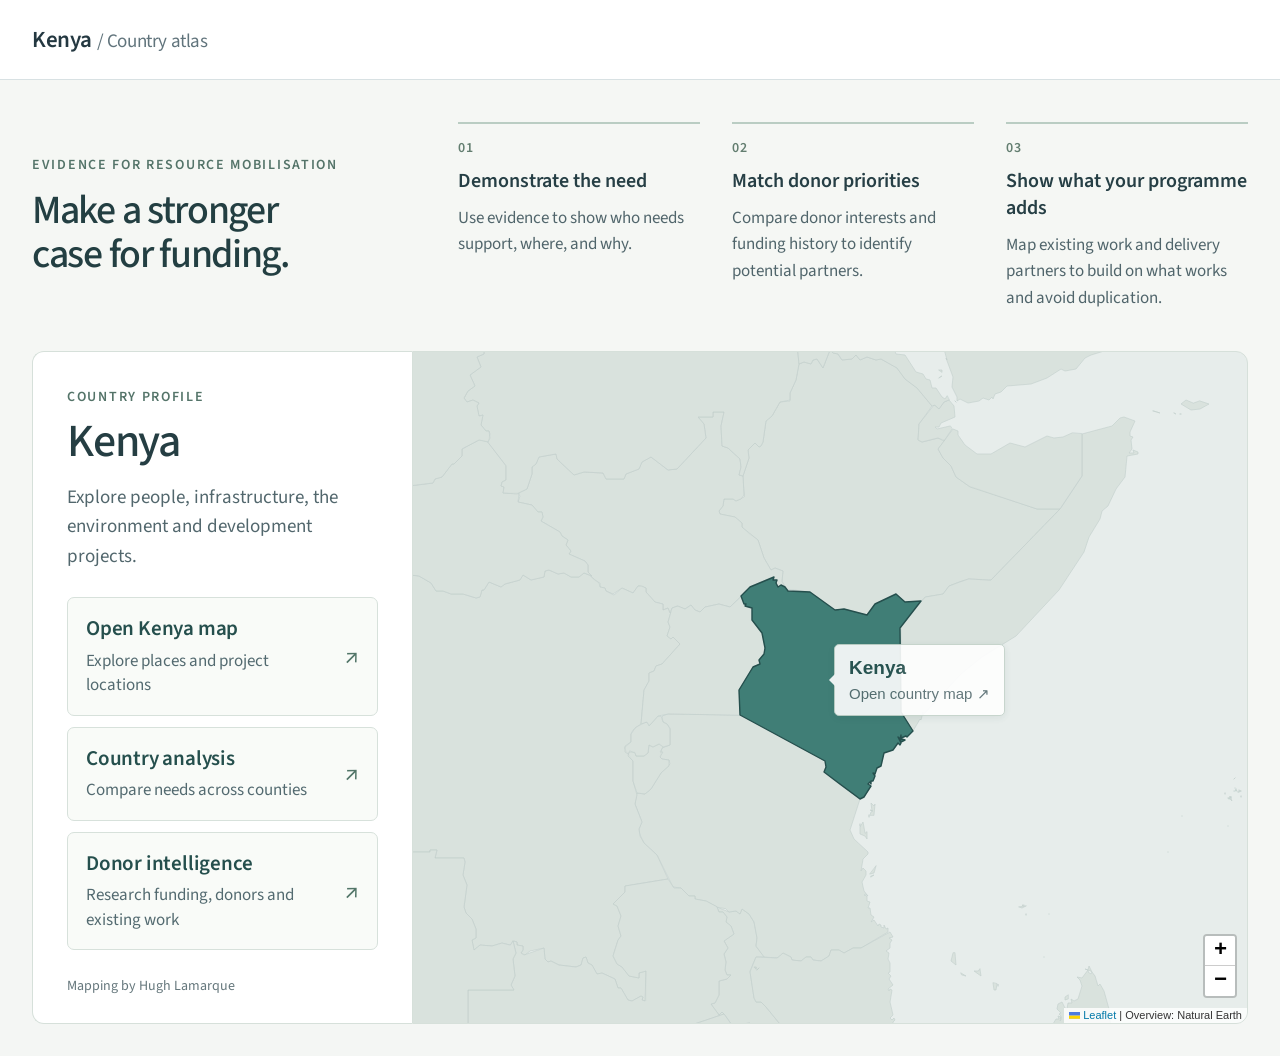
<file: index.html>
<!doctype html><html lang="en"><head><meta charset="utf-8"><meta name="viewport" content="width=device-width,initial-scale=1"><title>Kenya · Country and donor intelligence</title><style>@font-face{font-family:Atlas;src:url([data-uri]) format('truetype');font-display:swap}:root{--ink:#243841;--muted:#61747c;--line:#d8e1e3;--teal:#276c68;--paper:#f4f6f4;--gold:#b48948}*{box-sizing:border-box}html,body{margin:0;height:100%;font-family:Atlas,Arial,sans-serif;color:var(--ink);background:var(--paper)}button,input,select{font:inherit;color:inherit}button,a,select{touch-action:manipulation}a{color:var(--teal)}button{cursor:pointer;border:1px solid var(--line);background:white;border-radius:6px;padding:9px 13px}button:hover{border-color:var(--teal);background:#edf3f1}button:focus-visible,a:focus-visible,input:focus-visible,select:focus-visible{outline:3px solid #c39240;outline-offset:2px}button.active,button[aria-pressed=true]{color:white;background:var(--ink);border-color:var(--ink)}button:disabled{opacity:.45;cursor:default}[hidden]{display:none!important}.topnav{height:66px;background:#fff;border-bottom:1px solid var(--line);display:flex;align-items:center;justify-content:space-between;padding:0 30px;gap:25px}.brand{font-size:17px;text-decoration:none;color:var(--ink);letter-spacing:-.4px}.brand span{color:var(--muted);font-weight:400}.topnav nav{display:flex;gap:6px;height:100%;align-items:center}.topnav nav a{height:100%;display:flex;align-items:center;padding:0 18px;text-decoration:none;color:var(--muted);font-size:13px;border-bottom:3px solid transparent}.topnav nav a.active{border-color:var(--teal);color:var(--ink)}#frame{width:100%;height:calc(100dvh - 66px);border:0;display:block}.page{max-width:1500px;margin:auto;padding:34px 38px 50px}.page-head{display:flex;justify-content:space-between;align-items:end;gap:25px;margin-bottom:25px}.eyebrow{font-size:10px;letter-spacing:1.4px;text-transform:uppercase;font-weight:600;color:var(--teal);margin:0 0 7px}h1{font-size:32px;letter-spacing:-1px;line-height:1.18;font-weight:500;margin:0 0 10px}h2{font-size:20px;font-weight:500;letter-spacing:-.3px;margin:0 0 12px}h3{font-size:15px;font-weight:600;margin:0 0 8px}p{line-height:1.6}.intro{font-size:14px;color:var(--muted);max-width:740px;margin:0}.date{font-size:11px;color:var(--muted);white-space:nowrap}.home{height:calc(100dvh - 66px);display:grid;grid-template-columns:350px 1fr}.home-copy{padding:58px 34px;background:white;border-right:1px solid var(--line);display:flex;flex-direction:column}.home-copy h1{font-size:44px}.home-copy p{color:var(--muted);font-size:14px}.home-copy a.open{margin:20px 0;padding:17px 0;border-top:1px solid var(--line);border-bottom:1px solid var(--line);text-decoration:none;display:flex;justify-content:space-between}.home-copy footer{margin-top:auto;font-size:11px;color:var(--muted)}#africa{height:100%;background:#e7edeb}.kpis{display:grid;grid-template-columns:repeat(4,1fr);gap:15px;margin:20px 0}.kpi{padding:21px 22px;background:white;border:1px solid var(--line);border-radius:8px}.kpi span{display:block;color:var(--muted);font-size:11px;margin-bottom:9px}.kpi strong{font-weight:500;font-size:28px;letter-spacing:-.9px}.kpi small{display:block;margin-top:9px;font-size:10px;line-height:1.5;color:var(--muted)}.tabs{display:flex;gap:5px;border-bottom:1px solid var(--line);padding-bottom:12px;margin:24px 0 20px;overflow:auto}.tabs button{white-space:nowrap;background:transparent;border:0;font-size:12px;padding:10px 15px}.tabs button.active{background:var(--ink)}.filterbar{display:grid;grid-template-columns:2fr 1.3fr 1.3fr 1.2fr .7fr .7fr;gap:12px;background:white;border:1px solid var(--line);border-radius:8px;padding:18px}.filterbar label,.control label{font-size:10px;color:var(--muted);display:flex;flex-direction:column;gap:7px}.filterbar input,.filterbar select,.control select{width:100%;min-width:0;border:1px solid var(--line);padding:9px;border-radius:5px;background:#fff;font-size:12px}.controls{display:flex;justify-content:space-between;gap:16px;align-items:center;flex-wrap:wrap;margin:12px 0}.controls .control{display:flex;gap:12px;align-items:center}.small{font-size:11px;color:var(--muted);line-height:1.6}.scope-note{font-size:12px;line-height:1.65;color:#586e74;margin:12px 0;padding:10px 14px;background:#eaf0ee;border-left:3px solid #93aea3}.grid{display:grid;grid-template-columns:1fr 1fr;gap:20px}.card{background:white;border:1px solid var(--line);border-radius:8px;padding:25px;min-width:0}.card.wide{grid-column:1/-1}.card-header{display:flex;justify-content:space-between;gap:20px;align-items:start}.card-header .tag{font-size:10px;white-space:nowrap;background:#edf2f1;color:var(--muted);padding:5px 8px;border-radius:4px}.bar-row{display:grid;grid-template-columns:170px 1fr 82px;gap:14px;align-items:center;min-height:35px;font-size:11px}.bar-name{white-space:nowrap;overflow:hidden;text-overflow:ellipsis;background:none;border:0;text-align:left;padding:0;color:var(--ink);font-size:11px}.bar-track{height:9px;background:#f0f3f3;border-radius:2px;overflow:hidden}.bar{height:100%;background:#5e928b;border-radius:2px}.bar-value{text-align:right;font-variant-numeric:tabular-nums;font-size:11px}.foot{font-size:10px;line-height:1.65;color:var(--muted);margin:16px 0 0}.chart svg{width:100%;height:auto}.empty{padding:25px;text-align:center;font-size:13px;color:var(--muted)}.table-wrap{overflow:auto}table{width:100%;border-collapse:collapse;font-size:12px}th{text-align:left;font-size:10px;font-weight:600;color:var(--muted);padding:11px 10px;border-bottom:1px solid #b9cccd;white-space:nowrap}td{padding:12px 10px;border-bottom:1px solid #e6edeb;vertical-align:top;line-height:1.5}td.num,th.num{text-align:right;font-variant-numeric:tabular-nums;white-space:nowrap}td a{font-weight:500;text-decoration:none}.pill{display:inline-block;background:#f0f4f3;font-size:10px;padding:3px 6px;margin:2px;border-radius:4px}.dot{width:8px;height:8px;display:inline-block;border-radius:50%;margin-right:7px}.county-layout{display:grid;grid-template-columns:1fr 1fr;gap:25px}#countyMap{min-height:540px;border-radius:6px;background:#e9eeeb}.shortlist-grid{display:grid;grid-template-columns:repeat(3,1fr);gap:16px}.partner{display:flex;flex-direction:column}.partner p{font-size:12px;color:var(--muted);margin:8px 0}.partner .actions{margin-top:auto;padding-top:18px;display:flex;gap:8px}.partner button{font-size:11px}.partner .value{font-size:23px;margin:10px 0 0}.detail{position:fixed;inset:0;background:#172b3599;z-index:2000;display:flex;justify-content:flex-end}.detail-card{width:min(620px,100%);height:100dvh;overflow:auto;background:white;padding:30px;box-shadow:-12px 0 45px #0002}.detail-header{display:flex;justify-content:space-between;position:sticky;top:-30px;padding:14px 0;background:white;z-index:1}.detail-header button{font-size:20px;padding:5px 12px}.detail-card dl{display:grid;grid-template-columns:125px 1fr;font-size:12px;gap:10px;line-height:1.6}.detail-card dt{color:var(--muted)}.detail-card dd{margin:0;overflow-wrap:anywhere}.detail-card .source{display:block;overflow-wrap:anywhere;font-size:11px;margin:10px 0}.loading{padding:50px;text-align:center;color:var(--muted)}.saved-indicator{color:var(--teal)}.page-foot{margin-top:25px;color:var(--muted);font-size:10px;border-top:1px solid var(--line);padding-top:17px}.scroll-chart{max-height:540px;overflow:auto}.method li{font-size:13px;line-height:1.8;margin:8px 0}.method details{margin:18px 0}.method summary{cursor:pointer;font-weight:500}.sr-only{position:absolute;width:1px;height:1px;overflow:hidden;clip-path:inset(50%)}@media(max-width:1100px){.page{padding:26px 22px}.filterbar{grid-template-columns:repeat(3,1fr)}.shortlist-grid{grid-template-columns:repeat(2,1fr)}.bar-row{grid-template-columns:135px 1fr 80px}.home{grid-template-columns:290px 1fr}.home-copy{padding:45px 28px}}@media(max-width:720px){.topnav{height:96px;padding:12px 14px 0;display:block}.brand{font-size:16px}.topnav nav{height:54px;justify-content:space-between;gap:0}.topnav nav a{padding:0 7px;font-size:11px}#frame{height:calc(100dvh - 96px)}.home{height:calc(100dvh - 96px);grid-template-columns:1fr;grid-template-rows:auto 1fr}.home-copy{padding:22px}.home-copy h1{font-size:30px}.home-copy p{display:none}.home-copy a.open{margin:8px 0;padding:11px 0}.home-copy footer{display:none}#africa{min-height:330px}.page{padding:22px 15px}.page-head{display:block}.date{display:block;margin-top:14px}h1{font-size:27px}.intro{font-size:13px}.filterbar{grid-template-columns:repeat(2,1fr);gap:10px;padding:13px}.kpis{grid-template-columns:repeat(2,1fr);gap:9px}.kpi{padding:16px}.kpi strong{font-size:25px}.grid,.county-layout,.shortlist-grid{grid-template-columns:1fr}.card{padding:18px}.bar-row{grid-template-columns:130px 1fr 74px;gap:10px;font-size:10px}.bar-name{font-size:10px}.tabs button{font-size:11px;padding:9px 11px}.controls .control{flex-wrap:wrap}.detail-card{padding:20px}.detail-header{top:-20px}.detail-card dl{grid-template-columns:95px 1fr}#countyMap{min-height:430px}}
@media print{.topnav,.filterbar,.tabs,.controls,button{display:none!important}.page{padding:0}.card,.kpi{break-inside:avoid}.grid{display:block}.card{margin-bottom:15px}.scroll-chart{max-height:none}.detail{position:static}.detail-card{height:auto;width:100%;overflow:visible}.page-foot{display:block}}

.matrix{font-size:10px}.matrix th{white-space:normal;min-width:95px;max-width:160px}.matrix td{padding:3px}.matrix button{border:0;width:100%;min-height:42px;border-radius:4px;font-size:10px;padding:7px}.matrix button:hover{outline:2px solid #ad8a4f;outline-offset:-2px}
</style><style>/* required styles */

.leaflet-pane,
.leaflet-tile,
.leaflet-marker-icon,
.leaflet-marker-shadow,
.leaflet-tile-container,
.leaflet-pane > svg,
.leaflet-pane > canvas,
.leaflet-zoom-box,
.leaflet-image-layer,
.leaflet-layer {
	position: absolute;
	left: 0;
	top: 0;
	}
.leaflet-container {
	overflow: hidden;
	}
.leaflet-tile,
.leaflet-marker-icon,
.leaflet-marker-shadow {
	-webkit-user-select: none;
	   -moz-user-select: none;
	        user-select: none;
	  -webkit-user-drag: none;
	}
/* Prevents IE11 from highlighting tiles in blue */
.leaflet-tile::selection {
	background: transparent;
}
/* Safari renders non-retina tile on retina better with this, but Chrome is worse */
.leaflet-safari .leaflet-tile {
	image-rendering: -webkit-optimize-contrast;
	}
/* hack that prevents hw layers "stretching" when loading new tiles */
.leaflet-safari .leaflet-tile-container {
	width: 1600px;
	height: 1600px;
	-webkit-transform-origin: 0 0;
	}
.leaflet-marker-icon,
.leaflet-marker-shadow {
	display: block;
	}
/* .leaflet-container svg: reset svg max-width decleration shipped in Joomla! (joomla.org) 3.x */
/* .leaflet-container img: map is broken in FF if you have max-width: 100% on tiles */
.leaflet-container .leaflet-overlay-pane svg {
	max-width: none !important;
	max-height: none !important;
	}
.leaflet-container .leaflet-marker-pane img,
.leaflet-container .leaflet-shadow-pane img,
.leaflet-container .leaflet-tile-pane img,
.leaflet-container img.leaflet-image-layer,
.leaflet-container .leaflet-tile {
	max-width: none !important;
	max-height: none !important;
	width: auto;
	padding: 0;
	}

.leaflet-container img.leaflet-tile {
	/* See: https://bugs.chromium.org/p/chromium/issues/detail?id=600120 */
	mix-blend-mode: plus-lighter;
}

.leaflet-container.leaflet-touch-zoom {
	-ms-touch-action: pan-x pan-y;
	touch-action: pan-x pan-y;
	}
.leaflet-container.leaflet-touch-drag {
	-ms-touch-action: pinch-zoom;
	/* Fallback for FF which doesn't support pinch-zoom */
	touch-action: none;
	touch-action: pinch-zoom;
}
.leaflet-container.leaflet-touch-drag.leaflet-touch-zoom {
	-ms-touch-action: none;
	touch-action: none;
}
.leaflet-container {
	-webkit-tap-highlight-color: transparent;
}
.leaflet-container a {
	-webkit-tap-highlight-color: rgba(51, 181, 229, 0.4);
}
.leaflet-tile {
	filter: inherit;
	visibility: hidden;
	}
.leaflet-tile-loaded {
	visibility: inherit;
	}
.leaflet-zoom-box {
	width: 0;
	height: 0;
	-moz-box-sizing: border-box;
	     box-sizing: border-box;
	z-index: 800;
	}
/* workaround for https://bugzilla.mozilla.org/show_bug.cgi?id=888319 */
.leaflet-overlay-pane svg {
	-moz-user-select: none;
	}

.leaflet-pane         { z-index: 400; }

.leaflet-tile-pane    { z-index: 200; }
.leaflet-overlay-pane { z-index: 400; }
.leaflet-shadow-pane  { z-index: 500; }
.leaflet-marker-pane  { z-index: 600; }
.leaflet-tooltip-pane   { z-index: 650; }
.leaflet-popup-pane   { z-index: 700; }

.leaflet-map-pane canvas { z-index: 100; }
.leaflet-map-pane svg    { z-index: 200; }

.leaflet-vml-shape {
	width: 1px;
	height: 1px;
	}
.lvml {
	behavior: url(#default#VML);
	display: inline-block;
	position: absolute;
	}


/* control positioning */

.leaflet-control {
	position: relative;
	z-index: 800;
	pointer-events: visiblePainted; /* IE 9-10 doesn't have auto */
	pointer-events: auto;
	}
.leaflet-top,
.leaflet-bottom {
	position: absolute;
	z-index: 1000;
	pointer-events: none;
	}
.leaflet-top {
	top: 0;
	}
.leaflet-right {
	right: 0;
	}
.leaflet-bottom {
	bottom: 0;
	}
.leaflet-left {
	left: 0;
	}
.leaflet-control {
	float: left;
	clear: both;
	}
.leaflet-right .leaflet-control {
	float: right;
	}
.leaflet-top .leaflet-control {
	margin-top: 10px;
	}
.leaflet-bottom .leaflet-control {
	margin-bottom: 10px;
	}
.leaflet-left .leaflet-control {
	margin-left: 10px;
	}
.leaflet-right .leaflet-control {
	margin-right: 10px;
	}


/* zoom and fade animations */

.leaflet-fade-anim .leaflet-popup {
	opacity: 0;
	-webkit-transition: opacity 0.2s linear;
	   -moz-transition: opacity 0.2s linear;
	        transition: opacity 0.2s linear;
	}
.leaflet-fade-anim .leaflet-map-pane .leaflet-popup {
	opacity: 1;
	}
.leaflet-zoom-animated {
	-webkit-transform-origin: 0 0;
	    -ms-transform-origin: 0 0;
	        transform-origin: 0 0;
	}
svg.leaflet-zoom-animated {
	will-change: transform;
}

.leaflet-zoom-anim .leaflet-zoom-animated {
	-webkit-transition: -webkit-transform 0.25s cubic-bezier(0,0,0.25,1);
	   -moz-transition:    -moz-transform 0.25s cubic-bezier(0,0,0.25,1);
	        transition:         transform 0.25s cubic-bezier(0,0,0.25,1);
	}
.leaflet-zoom-anim .leaflet-tile,
.leaflet-pan-anim .leaflet-tile {
	-webkit-transition: none;
	   -moz-transition: none;
	        transition: none;
	}

.leaflet-zoom-anim .leaflet-zoom-hide {
	visibility: hidden;
	}


/* cursors */

.leaflet-interactive {
	cursor: pointer;
	}
.leaflet-grab {
	cursor: -webkit-grab;
	cursor:    -moz-grab;
	cursor:         grab;
	}
.leaflet-crosshair,
.leaflet-crosshair .leaflet-interactive {
	cursor: crosshair;
	}
.leaflet-popup-pane,
.leaflet-control {
	cursor: auto;
	}
.leaflet-dragging .leaflet-grab,
.leaflet-dragging .leaflet-grab .leaflet-interactive,
.leaflet-dragging .leaflet-marker-draggable {
	cursor: move;
	cursor: -webkit-grabbing;
	cursor:    -moz-grabbing;
	cursor:         grabbing;
	}

/* marker & overlays interactivity */
.leaflet-marker-icon,
.leaflet-marker-shadow,
.leaflet-image-layer,
.leaflet-pane > svg path,
.leaflet-tile-container {
	pointer-events: none;
	}

.leaflet-marker-icon.leaflet-interactive,
.leaflet-image-layer.leaflet-interactive,
.leaflet-pane > svg path.leaflet-interactive,
svg.leaflet-image-layer.leaflet-interactive path {
	pointer-events: visiblePainted; /* IE 9-10 doesn't have auto */
	pointer-events: auto;
	}

/* visual tweaks */

.leaflet-container {
	background: #ddd;
	outline-offset: 1px;
	}
.leaflet-container a {
	color: #0078A8;
	}
.leaflet-zoom-box {
	border: 2px dotted #38f;
	background: rgba(255,255,255,0.5);
	}


/* general typography */
.leaflet-container {
	font-family: "Helvetica Neue", Arial, Helvetica, sans-serif;
	font-size: 12px;
	font-size: 0.75rem;
	line-height: 1.5;
	}


/* general toolbar styles */

.leaflet-bar {
	box-shadow: 0 1px 5px rgba(0,0,0,0.65);
	border-radius: 4px;
	}
.leaflet-bar a {
	background-color: #fff;
	border-bottom: 1px solid #ccc;
	width: 26px;
	height: 26px;
	line-height: 26px;
	display: block;
	text-align: center;
	text-decoration: none;
	color: black;
	}
.leaflet-bar a,
.leaflet-control-layers-toggle {
	background-position: 50% 50%;
	background-repeat: no-repeat;
	display: block;
	}
.leaflet-bar a:hover,
.leaflet-bar a:focus {
	background-color: #f4f4f4;
	}
.leaflet-bar a:first-child {
	border-top-left-radius: 4px;
	border-top-right-radius: 4px;
	}
.leaflet-bar a:last-child {
	border-bottom-left-radius: 4px;
	border-bottom-right-radius: 4px;
	border-bottom: none;
	}
.leaflet-bar a.leaflet-disabled {
	cursor: default;
	background-color: #f4f4f4;
	color: #bbb;
	}

.leaflet-touch .leaflet-bar a {
	width: 30px;
	height: 30px;
	line-height: 30px;
	}
.leaflet-touch .leaflet-bar a:first-child {
	border-top-left-radius: 2px;
	border-top-right-radius: 2px;
	}
.leaflet-touch .leaflet-bar a:last-child {
	border-bottom-left-radius: 2px;
	border-bottom-right-radius: 2px;
	}

/* zoom control */

.leaflet-control-zoom-in,
.leaflet-control-zoom-out {
	font: bold 18px 'Lucida Console', Monaco, monospace;
	text-indent: 1px;
	}

.leaflet-touch .leaflet-control-zoom-in, .leaflet-touch .leaflet-control-zoom-out  {
	font-size: 22px;
	}


/* layers control */

.leaflet-control-layers {
	box-shadow: 0 1px 5px rgba(0,0,0,0.4);
	background: #fff;
	border-radius: 5px;
	}
.leaflet-control-layers-toggle {
	background-image: url([data-uri]);
	width: 36px;
	height: 36px;
	}
.leaflet-retina .leaflet-control-layers-toggle {
	background-image: url([data-uri]);
	background-size: 26px 26px;
	}
.leaflet-touch .leaflet-control-layers-toggle {
	width: 44px;
	height: 44px;
	}
.leaflet-control-layers .leaflet-control-layers-list,
.leaflet-control-layers-expanded .leaflet-control-layers-toggle {
	display: none;
	}
.leaflet-control-layers-expanded .leaflet-control-layers-list {
	display: block;
	position: relative;
	}
.leaflet-control-layers-expanded {
	padding: 6px 10px 6px 6px;
	color: #333;
	background: #fff;
	}
.leaflet-control-layers-scrollbar {
	overflow-y: scroll;
	overflow-x: hidden;
	padding-right: 5px;
	}
.leaflet-control-layers-selector {
	margin-top: 2px;
	position: relative;
	top: 1px;
	}
.leaflet-control-layers label {
	display: block;
	font-size: 13px;
	font-size: 1.08333em;
	}
.leaflet-control-layers-separator {
	height: 0;
	border-top: 1px solid #ddd;
	margin: 5px -10px 5px -6px;
	}

/* Default icon URLs */
.leaflet-default-icon-path { /* used only in path-guessing heuristic, see L.Icon.Default */
	background-image: url([data-uri]);
	}


/* attribution and scale controls */

.leaflet-container .leaflet-control-attribution {
	background: #fff;
	background: rgba(255, 255, 255, 0.8);
	margin: 0;
	}
.leaflet-control-attribution,
.leaflet-control-scale-line {
	padding: 0 5px;
	color: #333;
	line-height: 1.4;
	}
.leaflet-control-attribution a {
	text-decoration: none;
	}
.leaflet-control-attribution a:hover,
.leaflet-control-attribution a:focus {
	text-decoration: underline;
	}
.leaflet-attribution-flag {
	display: inline !important;
	vertical-align: baseline !important;
	width: 1em;
	height: 0.6669em;
	}
.leaflet-left .leaflet-control-scale {
	margin-left: 5px;
	}
.leaflet-bottom .leaflet-control-scale {
	margin-bottom: 5px;
	}
.leaflet-control-scale-line {
	border: 2px solid #777;
	border-top: none;
	line-height: 1.1;
	padding: 2px 5px 1px;
	white-space: nowrap;
	-moz-box-sizing: border-box;
	     box-sizing: border-box;
	background: rgba(255, 255, 255, 0.8);
	text-shadow: 1px 1px #fff;
	}
.leaflet-control-scale-line:not(:first-child) {
	border-top: 2px solid #777;
	border-bottom: none;
	margin-top: -2px;
	}
.leaflet-control-scale-line:not(:first-child):not(:last-child) {
	border-bottom: 2px solid #777;
	}

.leaflet-touch .leaflet-control-attribution,
.leaflet-touch .leaflet-control-layers,
.leaflet-touch .leaflet-bar {
	box-shadow: none;
	}
.leaflet-touch .leaflet-control-layers,
.leaflet-touch .leaflet-bar {
	border: 2px solid rgba(0,0,0,0.2);
	background-clip: padding-box;
	}


/* popup */

.leaflet-popup {
	position: absolute;
	text-align: center;
	margin-bottom: 20px;
	}
.leaflet-popup-content-wrapper {
	padding: 1px;
	text-align: left;
	border-radius: 12px;
	}
.leaflet-popup-content {
	margin: 13px 24px 13px 20px;
	line-height: 1.3;
	font-size: 13px;
	font-size: 1.08333em;
	min-height: 1px;
	}
.leaflet-popup-content p {
	margin: 17px 0;
	margin: 1.3em 0;
	}
.leaflet-popup-tip-container {
	width: 40px;
	height: 20px;
	position: absolute;
	left: 50%;
	margin-top: -1px;
	margin-left: -20px;
	overflow: hidden;
	pointer-events: none;
	}
.leaflet-popup-tip {
	width: 17px;
	height: 17px;
	padding: 1px;

	margin: -10px auto 0;
	pointer-events: auto;

	-webkit-transform: rotate(45deg);
	   -moz-transform: rotate(45deg);
	    -ms-transform: rotate(45deg);
	        transform: rotate(45deg);
	}
.leaflet-popup-content-wrapper,
.leaflet-popup-tip {
	background: white;
	color: #333;
	box-shadow: 0 3px 14px rgba(0,0,0,0.4);
	}
.leaflet-container a.leaflet-popup-close-button {
	position: absolute;
	top: 0;
	right: 0;
	border: none;
	text-align: center;
	width: 24px;
	height: 24px;
	font: 16px/24px Tahoma, Verdana, sans-serif;
	color: #757575;
	text-decoration: none;
	background: transparent;
	}
.leaflet-container a.leaflet-popup-close-button:hover,
.leaflet-container a.leaflet-popup-close-button:focus {
	color: #585858;
	}
.leaflet-popup-scrolled {
	overflow: auto;
	}

.leaflet-oldie .leaflet-popup-content-wrapper {
	-ms-zoom: 1;
	}
.leaflet-oldie .leaflet-popup-tip {
	width: 24px;
	margin: 0 auto;

	-ms-filter: "progid:DXImageTransform.Microsoft.Matrix(M11=0.70710678, M12=0.70710678, M21=-0.70710678, M22=0.70710678)";
	filter: progid:DXImageTransform.Microsoft.Matrix(M11=0.70710678, M12=0.70710678, M21=-0.70710678, M22=0.70710678);
	}

.leaflet-oldie .leaflet-control-zoom,
.leaflet-oldie .leaflet-control-layers,
.leaflet-oldie .leaflet-popup-content-wrapper,
.leaflet-oldie .leaflet-popup-tip {
	border: 1px solid #999;
	}


/* div icon */

.leaflet-div-icon {
	background: #fff;
	border: 1px solid #666;
	}


/* Tooltip */
/* Base styles for the element that has a tooltip */
.leaflet-tooltip {
	position: absolute;
	padding: 6px;
	background-color: #fff;
	border: 1px solid #fff;
	border-radius: 3px;
	color: #222;
	white-space: nowrap;
	-webkit-user-select: none;
	-moz-user-select: none;
	-ms-user-select: none;
	user-select: none;
	pointer-events: none;
	box-shadow: 0 1px 3px rgba(0,0,0,0.4);
	}
.leaflet-tooltip.leaflet-interactive {
	cursor: pointer;
	pointer-events: auto;
	}
.leaflet-tooltip-top:before,
.leaflet-tooltip-bottom:before,
.leaflet-tooltip-left:before,
.leaflet-tooltip-right:before {
	position: absolute;
	pointer-events: none;
	border: 6px solid transparent;
	background: transparent;
	content: "";
	}

/* Directions */

.leaflet-tooltip-bottom {
	margin-top: 6px;
}
.leaflet-tooltip-top {
	margin-top: -6px;
}
.leaflet-tooltip-bottom:before,
.leaflet-tooltip-top:before {
	left: 50%;
	margin-left: -6px;
	}
.leaflet-tooltip-top:before {
	bottom: 0;
	margin-bottom: -12px;
	border-top-color: #fff;
	}
.leaflet-tooltip-bottom:before {
	top: 0;
	margin-top: -12px;
	margin-left: -6px;
	border-bottom-color: #fff;
	}
.leaflet-tooltip-left {
	margin-left: -6px;
}
.leaflet-tooltip-right {
	margin-left: 6px;
}
.leaflet-tooltip-left:before,
.leaflet-tooltip-right:before {
	top: 50%;
	margin-top: -6px;
	}
.leaflet-tooltip-left:before {
	right: 0;
	margin-right: -12px;
	border-left-color: #fff;
	}
.leaflet-tooltip-right:before {
	left: 0;
	margin-left: -12px;
	border-right-color: #fff;
	}

/* Printing */

@media print {
	/* Prevent printers from removing background-images of controls. */
	.leaflet-control {
		-webkit-print-color-adjust: exact;
		print-color-adjust: exact;
		}
	}
</style><link rel="stylesheet" href="assets/index-intro.css?v=20260917-5"></head><body class="is-home"><header class="topnav"><a class="brand" href="#home">Kenya <span>/ Country atlas</span></a><nav id="mainNav" aria-label="Main navigation" hidden><a href="#home" data-route="home">Select country</a><a href="#map=kenya" data-route="map=kenya">Map</a><a href="#analysis" data-route="analysis">Country analysis</a><a href="#donors" data-route="donors">Donor intelligence</a></nav></header><section id="home" class="home"><section class="home-story" aria-labelledby="product-purpose"><div class="purpose-heading"><p class="purpose-label">Evidence for resource mobilisation</p><h1 id="product-purpose">Make a stronger case for funding.</h1></div><ol><li><strong>Demonstrate the need</strong><p>Use evidence to show who needs support, where, and why.</p></li><li><strong>Match donor priorities</strong><p>Compare donor interests and funding history to identify potential partners.</p></li><li><strong>Show what your programme adds</strong><p>Map existing work and delivery partners to build on what works and avoid duplication.</p></li></ol></section><div class="home-copy"><div><p class="eyebrow">Country profile</p><h2>Kenya</h2><p class="country-intro">Explore people, infrastructure, the environment and development projects.</p><nav class="home-links" aria-label="Explore the Kenya atlas"><a class="open" href="#map=kenya"><span><strong>Open Kenya map</strong><small>Explore places and project locations</small></span><span class="link-arrow" aria-hidden="true">↗</span></a><a class="open" href="#analysis"><span><strong>Country analysis</strong><small>Compare needs across counties</small></span><span class="link-arrow" aria-hidden="true">↗</span></a><a class="open" href="#donors"><span><strong>Donor intelligence</strong><small>Research funding, donors and existing work</small></span><span class="link-arrow" aria-hidden="true">↗</span></a></nav></div><footer>Mapping by Hugh Lamarque</footer></div><div id="africa" role="img" aria-label="Map of Africa. Select the highlighted Kenya boundary to open the country map."></div></section><div id="opening" class="loading" role="status" hidden>Opening section…</div><iframe id="frame" title="Kenya analysis" hidden></iframe><div id="error" class="loading" hidden></div><script>/* @preserve
 * Leaflet 1.9.4, a JS library for interactive maps. https://leafletjs.com
 * (c) 2010-2023 Vladimir Agafonkin, (c) 2010-2011 CloudMade
 */
!function(t,e){"object"==typeof exports&&"undefined"!=typeof module?e(exports):"function"==typeof define&&define.amd?define(["exports"],e):e((t="undefined"!=typeof globalThis?globalThis:t||self).leaflet={})}(this,function(t){"use strict";function l(t){for(var e,i,n=1,o=arguments.length;n<o;n++)for(e in i=arguments[n])t[e]=i[e];return t}var R=Object.create||function(t){return N.prototype=t,new N};function N(){}function a(t,e){var i,n=Array.prototype.slice;return t.bind?t.bind.apply(t,n.call(arguments,1)):(i=n.call(arguments,2),function(){return t.apply(e,i.length?i.concat(n.call(arguments)):arguments)})}var D=0;function h(t){return"_leaflet_id"in t||(t._leaflet_id=++D),t._leaflet_id}function j(t,e,i){var n,o,s=function(){n=!1,o&&(r.apply(i,o),o=!1)},r=function(){n?o=arguments:(t.apply(i,arguments),setTimeout(s,e),n=!0)};return r}function H(t,e,i){var n=e[1],e=e[0],o=n-e;return t===n&&i?t:((t-e)%o+o)%o+e}function u(){return!1}function i(t,e){return!1===e?t:(e=Math.pow(10,void 0===e?6:e),Math.round(t*e)/e)}function W(t){return t.trim?t.trim():t.replace(/^\s+|\s+$/g,"")}function F(t){return W(t).split(/\s+/)}function c(t,e){for(var i in Object.prototype.hasOwnProperty.call(t,"options")||(t.options=t.options?R(t.options):{}),e)t.options[i]=e[i];return t.options}function U(t,e,i){var n,o=[];for(n in t)o.push(encodeURIComponent(i?n.toUpperCase():n)+"="+encodeURIComponent(t[n]));return(e&&-1!==e.indexOf("?")?"&":"?")+o.join("&")}var V=/\{ *([\w_ -]+) *\}/g;function q(t,i){return t.replace(V,function(t,e){e=i[e];if(void 0===e)throw new Error("No value provided for variable "+t);return e="function"==typeof e?e(i):e})}var d=Array.isArray||function(t){return"[object Array]"===Object.prototype.toString.call(t)};function G(t,e){for(var i=0;i<t.length;i++)if(t[i]===e)return i;return-1}var K="[data-uri]";function Y(t){return window["webkit"+t]||window["moz"+t]||window["ms"+t]}var X=0;function J(t){var e=+new Date,i=Math.max(0,16-(e-X));return X=e+i,window.setTimeout(t,i)}var $=window.requestAnimationFrame||Y("RequestAnimationFrame")||J,Q=window.cancelAnimationFrame||Y("CancelAnimationFrame")||Y("CancelRequestAnimationFrame")||function(t){window.clearTimeout(t)};function x(t,e,i){if(!i||$!==J)return $.call(window,a(t,e));t.call(e)}function r(t){t&&Q.call(window,t)}var tt={__proto__:null,extend:l,create:R,bind:a,get lastId(){return D},stamp:h,throttle:j,wrapNum:H,falseFn:u,formatNum:i,trim:W,splitWords:F,setOptions:c,getParamString:U,template:q,isArray:d,indexOf:G,emptyImageUrl:K,requestFn:$,cancelFn:Q,requestAnimFrame:x,cancelAnimFrame:r};function et(){}et.extend=function(t){function e(){c(this),this.initialize&&this.initialize.apply(this,arguments),this.callInitHooks()}var i,n=e.__super__=this.prototype,o=R(n);for(i in(o.constructor=e).prototype=o,this)Object.prototype.hasOwnProperty.call(this,i)&&"prototype"!==i&&"__super__"!==i&&(e[i]=this[i]);if(t.statics&&l(e,t.statics),t.includes){var s=t.includes;if("undefined"!=typeof L&&L&&L.Mixin){s=d(s)?s:[s];for(var r=0;r<s.length;r++)s[r]===L.Mixin.Events&&console.warn("Deprecated include of L.Mixin.Events: this property will be removed in future releases, please inherit from L.Evented instead.",(new Error).stack)}l.apply(null,[o].concat(t.includes))}return l(o,t),delete o.statics,delete o.includes,o.options&&(o.options=n.options?R(n.options):{},l(o.options,t.options)),o._initHooks=[],o.callInitHooks=function(){if(!this._initHooksCalled){n.callInitHooks&&n.callInitHooks.call(this),this._initHooksCalled=!0;for(var t=0,e=o._initHooks.length;t<e;t++)o._initHooks[t].call(this)}},e},et.include=function(t){var e=this.prototype.options;return l(this.prototype,t),t.options&&(this.prototype.options=e,this.mergeOptions(t.options)),this},et.mergeOptions=function(t){return l(this.prototype.options,t),this},et.addInitHook=function(t){var e=Array.prototype.slice.call(arguments,1),i="function"==typeof t?t:function(){this[t].apply(this,e)};return this.prototype._initHooks=this.prototype._initHooks||[],this.prototype._initHooks.push(i),this};var e={on:function(t,e,i){if("object"==typeof t)for(var n in t)this._on(n,t[n],e);else for(var o=0,s=(t=F(t)).length;o<s;o++)this._on(t[o],e,i);return this},off:function(t,e,i){if(arguments.length)if("object"==typeof t)for(var n in t)this._off(n,t[n],e);else{t=F(t);for(var o=1===arguments.length,s=0,r=t.length;s<r;s++)o?this._off(t[s]):this._off(t[s],e,i)}else delete this._events;return this},_on:function(t,e,i,n){"function"!=typeof e?console.warn("wrong listener type: "+typeof e):!1===this._listens(t,e,i)&&(e={fn:e,ctx:i=i===this?void 0:i},n&&(e.once=!0),this._events=this._events||{},this._events[t]=this._events[t]||[],this._events[t].push(e))},_off:function(t,e,i){var n,o,s;if(this._events&&(n=this._events[t]))if(1===arguments.length){if(this._firingCount)for(o=0,s=n.length;o<s;o++)n[o].fn=u;delete this._events[t]}else"function"!=typeof e?console.warn("wrong listener type: "+typeof e):!1!==(e=this._listens(t,e,i))&&(i=n[e],this._firingCount&&(i.fn=u,this._events[t]=n=n.slice()),n.splice(e,1))},fire:function(t,e,i){if(this.listens(t,i)){var n=l({},e,{type:t,target:this,sourceTarget:e&&e.sourceTarget||this});if(this._events){var o=this._events[t];if(o){this._firingCount=this._firingCount+1||1;for(var s=0,r=o.length;s<r;s++){var a=o[s],h=a.fn;a.once&&this.off(t,h,a.ctx),h.call(a.ctx||this,n)}this._firingCount--}}i&&this._propagateEvent(n)}return this},listens:function(t,e,i,n){"string"!=typeof t&&console.warn('"string" type argument expected');var o=e,s=("function"!=typeof e&&(n=!!e,i=o=void 0),this._events&&this._events[t]);if(s&&s.length&&!1!==this._listens(t,o,i))return!0;if(n)for(var r in this._eventParents)if(this._eventParents[r].listens(t,e,i,n))return!0;return!1},_listens:function(t,e,i){if(this._events){var n=this._events[t]||[];if(!e)return!!n.length;i===this&&(i=void 0);for(var o=0,s=n.length;o<s;o++)if(n[o].fn===e&&n[o].ctx===i)return o}return!1},once:function(t,e,i){if("object"==typeof t)for(var n in t)this._on(n,t[n],e,!0);else for(var o=0,s=(t=F(t)).length;o<s;o++)this._on(t[o],e,i,!0);return this},addEventParent:function(t){return this._eventParents=this._eventParents||{},this._eventParents[h(t)]=t,this},removeEventParent:function(t){return this._eventParents&&delete this._eventParents[h(t)],this},_propagateEvent:function(t){for(var e in this._eventParents)this._eventParents[e].fire(t.type,l({layer:t.target,propagatedFrom:t.target},t),!0)}},it=(e.addEventListener=e.on,e.removeEventListener=e.clearAllEventListeners=e.off,e.addOneTimeEventListener=e.once,e.fireEvent=e.fire,e.hasEventListeners=e.listens,et.extend(e));function p(t,e,i){this.x=i?Math.round(t):t,this.y=i?Math.round(e):e}var nt=Math.trunc||function(t){return 0<t?Math.floor(t):Math.ceil(t)};function m(t,e,i){return t instanceof p?t:d(t)?new p(t[0],t[1]):null==t?t:"object"==typeof t&&"x"in t&&"y"in t?new p(t.x,t.y):new p(t,e,i)}function f(t,e){if(t)for(var i=e?[t,e]:t,n=0,o=i.length;n<o;n++)this.extend(i[n])}function _(t,e){return!t||t instanceof f?t:new f(t,e)}function s(t,e){if(t)for(var i=e?[t,e]:t,n=0,o=i.length;n<o;n++)this.extend(i[n])}function g(t,e){return t instanceof s?t:new s(t,e)}function v(t,e,i){if(isNaN(t)||isNaN(e))throw new Error("Invalid LatLng object: ("+t+", "+e+")");this.lat=+t,this.lng=+e,void 0!==i&&(this.alt=+i)}function w(t,e,i){return t instanceof v?t:d(t)&&"object"!=typeof t[0]?3===t.length?new v(t[0],t[1],t[2]):2===t.length?new v(t[0],t[1]):null:null==t?t:"object"==typeof t&&"lat"in t?new v(t.lat,"lng"in t?t.lng:t.lon,t.alt):void 0===e?null:new v(t,e,i)}p.prototype={clone:function(){return new p(this.x,this.y)},add:function(t){return this.clone()._add(m(t))},_add:function(t){return this.x+=t.x,this.y+=t.y,this},subtract:function(t){return this.clone()._subtract(m(t))},_subtract:function(t){return this.x-=t.x,this.y-=t.y,this},divideBy:function(t){return this.clone()._divideBy(t)},_divideBy:function(t){return this.x/=t,this.y/=t,this},multiplyBy:function(t){return this.clone()._multiplyBy(t)},_multiplyBy:function(t){return this.x*=t,this.y*=t,this},scaleBy:function(t){return new p(this.x*t.x,this.y*t.y)},unscaleBy:function(t){return new p(this.x/t.x,this.y/t.y)},round:function(){return this.clone()._round()},_round:function(){return this.x=Math.round(this.x),this.y=Math.round(this.y),this},floor:function(){return this.clone()._floor()},_floor:function(){return this.x=Math.floor(this.x),this.y=Math.floor(this.y),this},ceil:function(){return this.clone()._ceil()},_ceil:function(){return this.x=Math.ceil(this.x),this.y=Math.ceil(this.y),this},trunc:function(){return this.clone()._trunc()},_trunc:function(){return this.x=nt(this.x),this.y=nt(this.y),this},distanceTo:function(t){var e=(t=m(t)).x-this.x,t=t.y-this.y;return Math.sqrt(e*e+t*t)},equals:function(t){return(t=m(t)).x===this.x&&t.y===this.y},contains:function(t){return t=m(t),Math.abs(t.x)<=Math.abs(this.x)&&Math.abs(t.y)<=Math.abs(this.y)},toString:function(){return"Point("+i(this.x)+", "+i(this.y)+")"}},f.prototype={extend:function(t){var e,i;if(t){if(t instanceof p||"number"==typeof t[0]||"x"in t)e=i=m(t);else if(e=(t=_(t)).min,i=t.max,!e||!i)return this;this.min||this.max?(this.min.x=Math.min(e.x,this.min.x),this.max.x=Math.max(i.x,this.max.x),this.min.y=Math.min(e.y,this.min.y),this.max.y=Math.max(i.y,this.max.y)):(this.min=e.clone(),this.max=i.clone())}return this},getCenter:function(t){return m((this.min.x+this.max.x)/2,(this.min.y+this.max.y)/2,t)},getBottomLeft:function(){return m(this.min.x,this.max.y)},getTopRight:function(){return m(this.max.x,this.min.y)},getTopLeft:function(){return this.min},getBottomRight:function(){return this.max},getSize:function(){return this.max.subtract(this.min)},contains:function(t){var e,i;return(t=("number"==typeof t[0]||t instanceof p?m:_)(t))instanceof f?(e=t.min,i=t.max):e=i=t,e.x>=this.min.x&&i.x<=this.max.x&&e.y>=this.min.y&&i.y<=this.max.y},intersects:function(t){t=_(t);var e=this.min,i=this.max,n=t.min,t=t.max,o=t.x>=e.x&&n.x<=i.x,t=t.y>=e.y&&n.y<=i.y;return o&&t},overlaps:function(t){t=_(t);var e=this.min,i=this.max,n=t.min,t=t.max,o=t.x>e.x&&n.x<i.x,t=t.y>e.y&&n.y<i.y;return o&&t},isValid:function(){return!(!this.min||!this.max)},pad:function(t){var e=this.min,i=this.max,n=Math.abs(e.x-i.x)*t,t=Math.abs(e.y-i.y)*t;return _(m(e.x-n,e.y-t),m(i.x+n,i.y+t))},equals:function(t){return!!t&&(t=_(t),this.min.equals(t.getTopLeft())&&this.max.equals(t.getBottomRight()))}},s.prototype={extend:function(t){var e,i,n=this._southWest,o=this._northEast;if(t instanceof v)i=e=t;else{if(!(t instanceof s))return t?this.extend(w(t)||g(t)):this;if(e=t._southWest,i=t._northEast,!e||!i)return this}return n||o?(n.lat=Math.min(e.lat,n.lat),n.lng=Math.min(e.lng,n.lng),o.lat=Math.max(i.lat,o.lat),o.lng=Math.max(i.lng,o.lng)):(this._southWest=new v(e.lat,e.lng),this._northEast=new v(i.lat,i.lng)),this},pad:function(t){var e=this._southWest,i=this._northEast,n=Math.abs(e.lat-i.lat)*t,t=Math.abs(e.lng-i.lng)*t;return new s(new v(e.lat-n,e.lng-t),new v(i.lat+n,i.lng+t))},getCenter:function(){return new v((this._southWest.lat+this._northEast.lat)/2,(this._southWest.lng+this._northEast.lng)/2)},getSouthWest:function(){return this._southWest},getNorthEast:function(){return this._northEast},getNorthWest:function(){return new v(this.getNorth(),this.getWest())},getSouthEast:function(){return new v(this.getSouth(),this.getEast())},getWest:function(){return this._southWest.lng},getSouth:function(){return this._southWest.lat},getEast:function(){return this._northEast.lng},getNorth:function(){return this._northEast.lat},contains:function(t){t=("number"==typeof t[0]||t instanceof v||"lat"in t?w:g)(t);var e,i,n=this._southWest,o=this._northEast;return t instanceof s?(e=t.getSouthWest(),i=t.getNorthEast()):e=i=t,e.lat>=n.lat&&i.lat<=o.lat&&e.lng>=n.lng&&i.lng<=o.lng},intersects:function(t){t=g(t);var e=this._southWest,i=this._northEast,n=t.getSouthWest(),t=t.getNorthEast(),o=t.lat>=e.lat&&n.lat<=i.lat,t=t.lng>=e.lng&&n.lng<=i.lng;return o&&t},overlaps:function(t){t=g(t);var e=this._southWest,i=this._northEast,n=t.getSouthWest(),t=t.getNorthEast(),o=t.lat>e.lat&&n.lat<i.lat,t=t.lng>e.lng&&n.lng<i.lng;return o&&t},toBBoxString:function(){return[this.getWest(),this.getSouth(),this.getEast(),this.getNorth()].join(",")},equals:function(t,e){return!!t&&(t=g(t),this._southWest.equals(t.getSouthWest(),e)&&this._northEast.equals(t.getNorthEast(),e))},isValid:function(){return!(!this._southWest||!this._northEast)}};var ot={latLngToPoint:function(t,e){t=this.projection.project(t),e=this.scale(e);return this.transformation._transform(t,e)},pointToLatLng:function(t,e){e=this.scale(e),t=this.transformation.untransform(t,e);return this.projection.unproject(t)},project:function(t){return this.projection.project(t)},unproject:function(t){return this.projection.unproject(t)},scale:function(t){return 256*Math.pow(2,t)},zoom:function(t){return Math.log(t/256)/Math.LN2},getProjectedBounds:function(t){var e;return this.infinite?null:(e=this.projection.bounds,t=this.scale(t),new f(this.transformation.transform(e.min,t),this.transformation.transform(e.max,t)))},infinite:!(v.prototype={equals:function(t,e){return!!t&&(t=w(t),Math.max(Math.abs(this.lat-t.lat),Math.abs(this.lng-t.lng))<=(void 0===e?1e-9:e))},toString:function(t){return"LatLng("+i(this.lat,t)+", "+i(this.lng,t)+")"},distanceTo:function(t){return st.distance(this,w(t))},wrap:function(){return st.wrapLatLng(this)},toBounds:function(t){var t=180*t/40075017,e=t/Math.cos(Math.PI/180*this.lat);return g([this.lat-t,this.lng-e],[this.lat+t,this.lng+e])},clone:function(){return new v(this.lat,this.lng,this.alt)}}),wrapLatLng:function(t){var e=this.wrapLng?H(t.lng,this.wrapLng,!0):t.lng;return new v(this.wrapLat?H(t.lat,this.wrapLat,!0):t.lat,e,t.alt)},wrapLatLngBounds:function(t){var e=t.getCenter(),i=this.wrapLatLng(e),n=e.lat-i.lat,e=e.lng-i.lng;return 0==n&&0==e?t:(i=t.getSouthWest(),t=t.getNorthEast(),new s(new v(i.lat-n,i.lng-e),new v(t.lat-n,t.lng-e)))}},st=l({},ot,{wrapLng:[-180,180],R:6371e3,distance:function(t,e){var i=Math.PI/180,n=t.lat*i,o=e.lat*i,s=Math.sin((e.lat-t.lat)*i/2),e=Math.sin((e.lng-t.lng)*i/2),t=s*s+Math.cos(n)*Math.cos(o)*e*e,i=2*Math.atan2(Math.sqrt(t),Math.sqrt(1-t));return this.R*i}}),rt=6378137,rt={R:rt,MAX_LATITUDE:85.0511287798,project:function(t){var e=Math.PI/180,i=this.MAX_LATITUDE,i=Math.max(Math.min(i,t.lat),-i),i=Math.sin(i*e);return new p(this.R*t.lng*e,this.R*Math.log((1+i)/(1-i))/2)},unproject:function(t){var e=180/Math.PI;return new v((2*Math.atan(Math.exp(t.y/this.R))-Math.PI/2)*e,t.x*e/this.R)},bounds:new f([-(rt=rt*Math.PI),-rt],[rt,rt])};function at(t,e,i,n){d(t)?(this._a=t[0],this._b=t[1],this._c=t[2],this._d=t[3]):(this._a=t,this._b=e,this._c=i,this._d=n)}function ht(t,e,i,n){return new at(t,e,i,n)}at.prototype={transform:function(t,e){return this._transform(t.clone(),e)},_transform:function(t,e){return t.x=(e=e||1)*(this._a*t.x+this._b),t.y=e*(this._c*t.y+this._d),t},untransform:function(t,e){return new p((t.x/(e=e||1)-this._b)/this._a,(t.y/e-this._d)/this._c)}};var lt=l({},st,{code:"EPSG:3857",projection:rt,transformation:ht(lt=.5/(Math.PI*rt.R),.5,-lt,.5)}),ut=l({},lt,{code:"EPSG:900913"});function ct(t){return document.createElementNS("http://www.w3.org/2000/svg",t)}function dt(t,e){for(var i,n,o,s,r="",a=0,h=t.length;a<h;a++){for(i=0,n=(o=t[a]).length;i<n;i++)r+=(i?"L":"M")+(s=o[i]).x+" "+s.y;r+=e?b.svg?"z":"x":""}return r||"M0 0"}var _t=document.documentElement.style,pt="ActiveXObject"in window,mt=pt&&!document.addEventListener,n="msLaunchUri"in navigator&&!("documentMode"in document),ft=y("webkit"),gt=y("android"),vt=y("android 2")||y("android 3"),yt=parseInt(/WebKit\/([0-9]+)|$/.exec(navigator.userAgent)[1],10),yt=gt&&y("Google")&&yt<537&&!("AudioNode"in window),xt=!!window.opera,wt=!n&&y("chrome"),bt=y("gecko")&&!ft&&!xt&&!pt,Pt=!wt&&y("safari"),Lt=y("phantom"),o="OTransition"in _t,Tt=0===navigator.platform.indexOf("Win"),Mt=pt&&"transition"in _t,zt="WebKitCSSMatrix"in window&&"m11"in new window.WebKitCSSMatrix&&!vt,_t="MozPerspective"in _t,Ct=!window.L_DISABLE_3D&&(Mt||zt||_t)&&!o&&!Lt,Zt="undefined"!=typeof orientation||y("mobile"),St=Zt&&ft,Et=Zt&&zt,kt=!window.PointerEvent&&window.MSPointerEvent,Ot=!(!window.PointerEvent&&!kt),At="ontouchstart"in window||!!window.TouchEvent,Bt=!window.L_NO_TOUCH&&(At||Ot),It=Zt&&xt,Rt=Zt&&bt,Nt=1<(window.devicePixelRatio||window.screen.deviceXDPI/window.screen.logicalXDPI),Dt=function(){var t=!1;try{var e=Object.defineProperty({},"passive",{get:function(){t=!0}});window.addEventListener("testPassiveEventSupport",u,e),window.removeEventListener("testPassiveEventSupport",u,e)}catch(t){}return t}(),jt=!!document.createElement("canvas").getContext,Ht=!(!document.createElementNS||!ct("svg").createSVGRect),Wt=!!Ht&&((Wt=document.createElement("div")).innerHTML="<svg/>","http://www.w3.org/2000/svg"===(Wt.firstChild&&Wt.firstChild.namespaceURI));function y(t){return 0<=navigator.userAgent.toLowerCase().indexOf(t)}var b={ie:pt,ielt9:mt,edge:n,webkit:ft,android:gt,android23:vt,androidStock:yt,opera:xt,chrome:wt,gecko:bt,safari:Pt,phantom:Lt,opera12:o,win:Tt,ie3d:Mt,webkit3d:zt,gecko3d:_t,any3d:Ct,mobile:Zt,mobileWebkit:St,mobileWebkit3d:Et,msPointer:kt,pointer:Ot,touch:Bt,touchNative:At,mobileOpera:It,mobileGecko:Rt,retina:Nt,passiveEvents:Dt,canvas:jt,svg:Ht,vml:!Ht&&function(){try{var t=document.createElement("div"),e=(t.innerHTML='<v:shape adj="1"/>',t.firstChild);return e.style.behavior="url(#default#VML)",e&&"object"==typeof e.adj}catch(t){return!1}}(),inlineSvg:Wt,mac:0===navigator.platform.indexOf("Mac"),linux:0===navigator.platform.indexOf("Linux")},Ft=b.msPointer?"MSPointerDown":"pointerdown",Ut=b.msPointer?"MSPointerMove":"pointermove",Vt=b.msPointer?"MSPointerUp":"pointerup",qt=b.msPointer?"MSPointerCancel":"pointercancel",Gt={touchstart:Ft,touchmove:Ut,touchend:Vt,touchcancel:qt},Kt={touchstart:function(t,e){e.MSPOINTER_TYPE_TOUCH&&e.pointerType===e.MSPOINTER_TYPE_TOUCH&&O(e);ee(t,e)},touchmove:ee,touchend:ee,touchcancel:ee},Yt={},Xt=!1;function Jt(t,e,i){return"touchstart"!==e||Xt||(document.addEventListener(Ft,$t,!0),document.addEventListener(Ut,Qt,!0),document.addEventListener(Vt,te,!0),document.addEventListener(qt,te,!0),Xt=!0),Kt[e]?(i=Kt[e].bind(this,i),t.addEventListener(Gt[e],i,!1),i):(console.warn("wrong event specified:",e),u)}function $t(t){Yt[t.pointerId]=t}function Qt(t){Yt[t.pointerId]&&(Yt[t.pointerId]=t)}function te(t){delete Yt[t.pointerId]}function ee(t,e){if(e.pointerType!==(e.MSPOINTER_TYPE_MOUSE||"mouse")){for(var i in e.touches=[],Yt)e.touches.push(Yt[i]);e.changedTouches=[e],t(e)}}var ie=200;function ne(t,i){t.addEventListener("dblclick",i);var n,o=0;function e(t){var e;1!==t.detail?n=t.detail:"mouse"===t.pointerType||t.sourceCapabilities&&!t.sourceCapabilities.firesTouchEvents||((e=Ne(t)).some(function(t){return t instanceof HTMLLabelElement&&t.attributes.for})&&!e.some(function(t){return t instanceof HTMLInputElement||t instanceof HTMLSelectElement})||((e=Date.now())-o<=ie?2===++n&&i(function(t){var e,i,n={};for(i in t)e=t[i],n[i]=e&&e.bind?e.bind(t):e;return(t=n).type="dblclick",n.detail=2,n.isTrusted=!1,n._simulated=!0,n}(t)):n=1,o=e))}return t.addEventListener("click",e),{dblclick:i,simDblclick:e}}var oe,se,re,ae,he,le,ue=we(["transform","webkitTransform","OTransform","MozTransform","msTransform"]),ce=we(["webkitTransition","transition","OTransition","MozTransition","msTransition"]),de="webkitTransition"===ce||"OTransition"===ce?ce+"End":"transitionend";function _e(t){return"string"==typeof t?document.getElementById(t):t}function pe(t,e){var i=t.style[e]||t.currentStyle&&t.currentStyle[e];return"auto"===(i=i&&"auto"!==i||!document.defaultView?i:(t=document.defaultView.getComputedStyle(t,null))?t[e]:null)?null:i}function P(t,e,i){t=document.createElement(t);return t.className=e||"",i&&i.appendChild(t),t}function T(t){var e=t.parentNode;e&&e.removeChild(t)}function me(t){for(;t.firstChild;)t.removeChild(t.firstChild)}function fe(t){var e=t.parentNode;e&&e.lastChild!==t&&e.appendChild(t)}function ge(t){var e=t.parentNode;e&&e.firstChild!==t&&e.insertBefore(t,e.firstChild)}function ve(t,e){return void 0!==t.classList?t.classList.contains(e):0<(t=xe(t)).length&&new RegExp("(^|\\s)"+e+"(\\s|$)").test(t)}function M(t,e){var i;if(void 0!==t.classList)for(var n=F(e),o=0,s=n.length;o<s;o++)t.classList.add(n[o]);else ve(t,e)||ye(t,((i=xe(t))?i+" ":"")+e)}function z(t,e){void 0!==t.classList?t.classList.remove(e):ye(t,W((" "+xe(t)+" ").replace(" "+e+" "," ")))}function ye(t,e){void 0===t.className.baseVal?t.className=e:t.className.baseVal=e}function xe(t){return void 0===(t=t.correspondingElement?t.correspondingElement:t).className.baseVal?t.className:t.className.baseVal}function C(t,e){if("opacity"in t.style)t.style.opacity=e;else if("filter"in t.style){var i=!1,n="DXImageTransform.Microsoft.Alpha";try{i=t.filters.item(n)}catch(t){if(1===e)return}e=Math.round(100*e),i?(i.Enabled=100!==e,i.Opacity=e):t.style.filter+=" progid:"+n+"(opacity="+e+")"}}function we(t){for(var e=document.documentElement.style,i=0;i<t.length;i++)if(t[i]in e)return t[i];return!1}function be(t,e,i){e=e||new p(0,0);t.style[ue]=(b.ie3d?"translate("+e.x+"px,"+e.y+"px)":"translate3d("+e.x+"px,"+e.y+"px,0)")+(i?" scale("+i+")":"")}function Z(t,e){t._leaflet_pos=e,b.any3d?be(t,e):(t.style.left=e.x+"px",t.style.top=e.y+"px")}function Pe(t){return t._leaflet_pos||new p(0,0)}function Le(){S(window,"dragstart",O)}function Te(){k(window,"dragstart",O)}function Me(t){for(;-1===t.tabIndex;)t=t.parentNode;t.style&&(ze(),le=(he=t).style.outlineStyle,t.style.outlineStyle="none",S(window,"keydown",ze))}function ze(){he&&(he.style.outlineStyle=le,le=he=void 0,k(window,"keydown",ze))}function Ce(t){for(;!((t=t.parentNode).offsetWidth&&t.offsetHeight||t===document.body););return t}function Ze(t){var e=t.getBoundingClientRect();return{x:e.width/t.offsetWidth||1,y:e.height/t.offsetHeight||1,boundingClientRect:e}}ae="onselectstart"in document?(re=function(){S(window,"selectstart",O)},function(){k(window,"selectstart",O)}):(se=we(["userSelect","WebkitUserSelect","OUserSelect","MozUserSelect","msUserSelect"]),re=function(){var t;se&&(t=document.documentElement.style,oe=t[se],t[se]="none")},function(){se&&(document.documentElement.style[se]=oe,oe=void 0)});pt={__proto__:null,TRANSFORM:ue,TRANSITION:ce,TRANSITION_END:de,get:_e,getStyle:pe,create:P,remove:T,empty:me,toFront:fe,toBack:ge,hasClass:ve,addClass:M,removeClass:z,setClass:ye,getClass:xe,setOpacity:C,testProp:we,setTransform:be,setPosition:Z,getPosition:Pe,get disableTextSelection(){return re},get enableTextSelection(){return ae},disableImageDrag:Le,enableImageDrag:Te,preventOutline:Me,restoreOutline:ze,getSizedParentNode:Ce,getScale:Ze};function S(t,e,i,n){if(e&&"object"==typeof e)for(var o in e)ke(t,o,e[o],i);else for(var s=0,r=(e=F(e)).length;s<r;s++)ke(t,e[s],i,n);return this}var E="_leaflet_events";function k(t,e,i,n){if(1===arguments.length)Se(t),delete t[E];else if(e&&"object"==typeof e)for(var o in e)Oe(t,o,e[o],i);else if(e=F(e),2===arguments.length)Se(t,function(t){return-1!==G(e,t)});else for(var s=0,r=e.length;s<r;s++)Oe(t,e[s],i,n);return this}function Se(t,e){for(var i in t[E]){var n=i.split(/\d/)[0];e&&!e(n)||Oe(t,n,null,null,i)}}var Ee={mouseenter:"mouseover",mouseleave:"mouseout",wheel:!("onwheel"in window)&&"mousewheel"};function ke(e,t,i,n){var o,s,r=t+h(i)+(n?"_"+h(n):"");e[E]&&e[E][r]||(s=o=function(t){return i.call(n||e,t||window.event)},!b.touchNative&&b.pointer&&0===t.indexOf("touch")?o=Jt(e,t,o):b.touch&&"dblclick"===t?o=ne(e,o):"addEventListener"in e?"touchstart"===t||"touchmove"===t||"wheel"===t||"mousewheel"===t?e.addEventListener(Ee[t]||t,o,!!b.passiveEvents&&{passive:!1}):"mouseenter"===t||"mouseleave"===t?e.addEventListener(Ee[t],o=function(t){t=t||window.event,We(e,t)&&s(t)},!1):e.addEventListener(t,s,!1):e.attachEvent("on"+t,o),e[E]=e[E]||{},e[E][r]=o)}function Oe(t,e,i,n,o){o=o||e+h(i)+(n?"_"+h(n):"");var s,r,i=t[E]&&t[E][o];i&&(!b.touchNative&&b.pointer&&0===e.indexOf("touch")?(n=t,r=i,Gt[s=e]?n.removeEventListener(Gt[s],r,!1):console.warn("wrong event specified:",s)):b.touch&&"dblclick"===e?(n=i,(r=t).removeEventListener("dblclick",n.dblclick),r.removeEventListener("click",n.simDblclick)):"removeEventListener"in t?t.removeEventListener(Ee[e]||e,i,!1):t.detachEvent("on"+e,i),t[E][o]=null)}function Ae(t){return t.stopPropagation?t.stopPropagation():t.originalEvent?t.originalEvent._stopped=!0:t.cancelBubble=!0,this}function Be(t){return ke(t,"wheel",Ae),this}function Ie(t){return S(t,"mousedown touchstart dblclick contextmenu",Ae),t._leaflet_disable_click=!0,this}function O(t){return t.preventDefault?t.preventDefault():t.returnValue=!1,this}function Re(t){return O(t),Ae(t),this}function Ne(t){if(t.composedPath)return t.composedPath();for(var e=[],i=t.target;i;)e.push(i),i=i.parentNode;return e}function De(t,e){var i,n;return e?(n=(i=Ze(e)).boundingClientRect,new p((t.clientX-n.left)/i.x-e.clientLeft,(t.clientY-n.top)/i.y-e.clientTop)):new p(t.clientX,t.clientY)}var je=b.linux&&b.chrome?window.devicePixelRatio:b.mac?3*window.devicePixelRatio:0<window.devicePixelRatio?2*window.devicePixelRatio:1;function He(t){return b.edge?t.wheelDeltaY/2:t.deltaY&&0===t.deltaMode?-t.deltaY/je:t.deltaY&&1===t.deltaMode?20*-t.deltaY:t.deltaY&&2===t.deltaMode?60*-t.deltaY:t.deltaX||t.deltaZ?0:t.wheelDelta?(t.wheelDeltaY||t.wheelDelta)/2:t.detail&&Math.abs(t.detail)<32765?20*-t.detail:t.detail?t.detail/-32765*60:0}function We(t,e){var i=e.relatedTarget;if(!i)return!0;try{for(;i&&i!==t;)i=i.parentNode}catch(t){return!1}return i!==t}var mt={__proto__:null,on:S,off:k,stopPropagation:Ae,disableScrollPropagation:Be,disableClickPropagation:Ie,preventDefault:O,stop:Re,getPropagationPath:Ne,getMousePosition:De,getWheelDelta:He,isExternalTarget:We,addListener:S,removeListener:k},Fe=it.extend({run:function(t,e,i,n){this.stop(),this._el=t,this._inProgress=!0,this._duration=i||.25,this._easeOutPower=1/Math.max(n||.5,.2),this._startPos=Pe(t),this._offset=e.subtract(this._startPos),this._startTime=+new Date,this.fire("start"),this._animate()},stop:function(){this._inProgress&&(this._step(!0),this._complete())},_animate:function(){this._animId=x(this._animate,this),this._step()},_step:function(t){var e=+new Date-this._startTime,i=1e3*this._duration;e<i?this._runFrame(this._easeOut(e/i),t):(this._runFrame(1),this._complete())},_runFrame:function(t,e){t=this._startPos.add(this._offset.multiplyBy(t));e&&t._round(),Z(this._el,t),this.fire("step")},_complete:function(){r(this._animId),this._inProgress=!1,this.fire("end")},_easeOut:function(t){return 1-Math.pow(1-t,this._easeOutPower)}}),A=it.extend({options:{crs:lt,center:void 0,zoom:void 0,minZoom:void 0,maxZoom:void 0,layers:[],maxBounds:void 0,renderer:void 0,zoomAnimation:!0,zoomAnimationThreshold:4,fadeAnimation:!0,markerZoomAnimation:!0,transform3DLimit:8388608,zoomSnap:1,zoomDelta:1,trackResize:!0},initialize:function(t,e){e=c(this,e),this._handlers=[],this._layers={},this._zoomBoundLayers={},this._sizeChanged=!0,this._initContainer(t),this._initLayout(),this._onResize=a(this._onResize,this),this._initEvents(),e.maxBounds&&this.setMaxBounds(e.maxBounds),void 0!==e.zoom&&(this._zoom=this._limitZoom(e.zoom)),e.center&&void 0!==e.zoom&&this.setView(w(e.center),e.zoom,{reset:!0}),this.callInitHooks(),this._zoomAnimated=ce&&b.any3d&&!b.mobileOpera&&this.options.zoomAnimation,this._zoomAnimated&&(this._createAnimProxy(),S(this._proxy,de,this._catchTransitionEnd,this)),this._addLayers(this.options.layers)},setView:function(t,e,i){if((e=void 0===e?this._zoom:this._limitZoom(e),t=this._limitCenter(w(t),e,this.options.maxBounds),i=i||{},this._stop(),this._loaded&&!i.reset&&!0!==i)&&(void 0!==i.animate&&(i.zoom=l({animate:i.animate},i.zoom),i.pan=l({animate:i.animate,duration:i.duration},i.pan)),this._zoom!==e?this._tryAnimatedZoom&&this._tryAnimatedZoom(t,e,i.zoom):this._tryAnimatedPan(t,i.pan)))return clearTimeout(this._sizeTimer),this;return this._resetView(t,e,i.pan&&i.pan.noMoveStart),this},setZoom:function(t,e){return this._loaded?this.setView(this.getCenter(),t,{zoom:e}):(this._zoom=t,this)},zoomIn:function(t,e){return t=t||(b.any3d?this.options.zoomDelta:1),this.setZoom(this._zoom+t,e)},zoomOut:function(t,e){return t=t||(b.any3d?this.options.zoomDelta:1),this.setZoom(this._zoom-t,e)},setZoomAround:function(t,e,i){var n=this.getZoomScale(e),o=this.getSize().divideBy(2),t=(t instanceof p?t:this.latLngToContainerPoint(t)).subtract(o).multiplyBy(1-1/n),n=this.containerPointToLatLng(o.add(t));return this.setView(n,e,{zoom:i})},_getBoundsCenterZoom:function(t,e){e=e||{},t=t.getBounds?t.getBounds():g(t);var i=m(e.paddingTopLeft||e.padding||[0,0]),n=m(e.paddingBottomRight||e.padding||[0,0]),o=this.getBoundsZoom(t,!1,i.add(n));return(o="number"==typeof e.maxZoom?Math.min(e.maxZoom,o):o)===1/0?{center:t.getCenter(),zoom:o}:(e=n.subtract(i).divideBy(2),n=this.project(t.getSouthWest(),o),i=this.project(t.getNorthEast(),o),{center:this.unproject(n.add(i).divideBy(2).add(e),o),zoom:o})},fitBounds:function(t,e){if((t=g(t)).isValid())return t=this._getBoundsCenterZoom(t,e),this.setView(t.center,t.zoom,e);throw new Error("Bounds are not valid.")},fitWorld:function(t){return this.fitBounds([[-90,-180],[90,180]],t)},panTo:function(t,e){return this.setView(t,this._zoom,{pan:e})},panBy:function(t,e){var i;return e=e||{},(t=m(t).round()).x||t.y?(!0===e.animate||this.getSize().contains(t)?(this._panAnim||(this._panAnim=new Fe,this._panAnim.on({step:this._onPanTransitionStep,end:this._onPanTransitionEnd},this)),e.noMoveStart||this.fire("movestart"),!1!==e.animate?(M(this._mapPane,"leaflet-pan-anim"),i=this._getMapPanePos().subtract(t).round(),this._panAnim.run(this._mapPane,i,e.duration||.25,e.easeLinearity)):(this._rawPanBy(t),this.fire("move").fire("moveend"))):this._resetView(this.unproject(this.project(this.getCenter()).add(t)),this.getZoom()),this):this.fire("moveend")},flyTo:function(n,o,t){if(!1===(t=t||{}).animate||!b.any3d)return this.setView(n,o,t);this._stop();var s=this.project(this.getCenter()),r=this.project(n),e=this.getSize(),a=this._zoom,h=(n=w(n),o=void 0===o?a:o,Math.max(e.x,e.y)),i=h*this.getZoomScale(a,o),l=r.distanceTo(s)||1,u=1.42,c=u*u;function d(t){t=(i*i-h*h+(t?-1:1)*c*c*l*l)/(2*(t?i:h)*c*l),t=Math.sqrt(t*t+1)-t;return t<1e-9?-18:Math.log(t)}function _(t){return(Math.exp(t)-Math.exp(-t))/2}function p(t){return(Math.exp(t)+Math.exp(-t))/2}var m=d(0);function f(t){return h*(p(m)*(_(t=m+u*t)/p(t))-_(m))/c}var g=Date.now(),v=(d(1)-m)/u,y=t.duration?1e3*t.duration:1e3*v*.8;return this._moveStart(!0,t.noMoveStart),function t(){var e=(Date.now()-g)/y,i=(1-Math.pow(1-e,1.5))*v;e<=1?(this._flyToFrame=x(t,this),this._move(this.unproject(s.add(r.subtract(s).multiplyBy(f(i)/l)),a),this.getScaleZoom(h/(e=i,h*(p(m)/p(m+u*e))),a),{flyTo:!0})):this._move(n,o)._moveEnd(!0)}.call(this),this},flyToBounds:function(t,e){t=this._getBoundsCenterZoom(t,e);return this.flyTo(t.center,t.zoom,e)},setMaxBounds:function(t){return t=g(t),this.listens("moveend",this._panInsideMaxBounds)&&this.off("moveend",this._panInsideMaxBounds),t.isValid()?(this.options.maxBounds=t,this._loaded&&this._panInsideMaxBounds(),this.on("moveend",this._panInsideMaxBounds)):(this.options.maxBounds=null,this)},setMinZoom:function(t){var e=this.options.minZoom;return this.options.minZoom=t,this._loaded&&e!==t&&(this.fire("zoomlevelschange"),this.getZoom()<this.options.minZoom)?this.setZoom(t):this},setMaxZoom:function(t){var e=this.options.maxZoom;return this.options.maxZoom=t,this._loaded&&e!==t&&(this.fire("zoomlevelschange"),this.getZoom()>this.options.maxZoom)?this.setZoom(t):this},panInsideBounds:function(t,e){this._enforcingBounds=!0;var i=this.getCenter(),t=this._limitCenter(i,this._zoom,g(t));return i.equals(t)||this.panTo(t,e),this._enforcingBounds=!1,this},panInside:function(t,e){var i=m((e=e||{}).paddingTopLeft||e.padding||[0,0]),n=m(e.paddingBottomRight||e.padding||[0,0]),o=this.project(this.getCenter()),t=this.project(t),s=this.getPixelBounds(),i=_([s.min.add(i),s.max.subtract(n)]),s=i.getSize();return i.contains(t)||(this._enforcingBounds=!0,n=t.subtract(i.getCenter()),i=i.extend(t).getSize().subtract(s),o.x+=n.x<0?-i.x:i.x,o.y+=n.y<0?-i.y:i.y,this.panTo(this.unproject(o),e),this._enforcingBounds=!1),this},invalidateSize:function(t){if(!this._loaded)return this;t=l({animate:!1,pan:!0},!0===t?{animate:!0}:t);var e=this.getSize(),i=(this._sizeChanged=!0,this._lastCenter=null,this.getSize()),n=e.divideBy(2).round(),o=i.divideBy(2).round(),n=n.subtract(o);return n.x||n.y?(t.animate&&t.pan?this.panBy(n):(t.pan&&this._rawPanBy(n),this.fire("move"),t.debounceMoveend?(clearTimeout(this._sizeTimer),this._sizeTimer=setTimeout(a(this.fire,this,"moveend"),200)):this.fire("moveend")),this.fire("resize",{oldSize:e,newSize:i})):this},stop:function(){return this.setZoom(this._limitZoom(this._zoom)),this.options.zoomSnap||this.fire("viewreset"),this._stop()},locate:function(t){var e,i;return t=this._locateOptions=l({timeout:1e4,watch:!1},t),"geolocation"in navigator?(e=a(this._handleGeolocationResponse,this),i=a(this._handleGeolocationError,this),t.watch?this._locationWatchId=navigator.geolocation.watchPosition(e,i,t):navigator.geolocation.getCurrentPosition(e,i,t)):this._handleGeolocationError({code:0,message:"Geolocation not supported."}),this},stopLocate:function(){return navigator.geolocation&&navigator.geolocation.clearWatch&&navigator.geolocation.clearWatch(this._locationWatchId),this._locateOptions&&(this._locateOptions.setView=!1),this},_handleGeolocationError:function(t){var e;this._container._leaflet_id&&(e=t.code,t=t.message||(1===e?"permission denied":2===e?"position unavailable":"timeout"),this._locateOptions.setView&&!this._loaded&&this.fitWorld(),this.fire("locationerror",{code:e,message:"Geolocation error: "+t+"."}))},_handleGeolocationResponse:function(t){if(this._container._leaflet_id){var e,i,n=new v(t.coords.latitude,t.coords.longitude),o=n.toBounds(2*t.coords.accuracy),s=this._locateOptions,r=(s.setView&&(e=this.getBoundsZoom(o),this.setView(n,s.maxZoom?Math.min(e,s.maxZoom):e)),{latlng:n,bounds:o,timestamp:t.timestamp});for(i in t.coords)"number"==typeof t.coords[i]&&(r[i]=t.coords[i]);this.fire("locationfound",r)}},addHandler:function(t,e){return e&&(e=this[t]=new e(this),this._handlers.push(e),this.options[t]&&e.enable()),this},remove:function(){if(this._initEvents(!0),this.options.maxBounds&&this.off("moveend",this._panInsideMaxBounds),this._containerId!==this._container._leaflet_id)throw new Error("Map container is being reused by another instance");try{delete this._container._leaflet_id,delete this._containerId}catch(t){this._container._leaflet_id=void 0,this._containerId=void 0}for(var t in void 0!==this._locationWatchId&&this.stopLocate(),this._stop(),T(this._mapPane),this._clearControlPos&&this._clearControlPos(),this._resizeRequest&&(r(this._resizeRequest),this._resizeRequest=null),this._clearHandlers(),this._loaded&&this.fire("unload"),this._layers)this._layers[t].remove();for(t in this._panes)T(this._panes[t]);return this._layers=[],this._panes=[],delete this._mapPane,delete this._renderer,this},createPane:function(t,e){e=P("div","leaflet-pane"+(t?" leaflet-"+t.replace("Pane","")+"-pane":""),e||this._mapPane);return t&&(this._panes[t]=e),e},getCenter:function(){return this._checkIfLoaded(),this._lastCenter&&!this._moved()?this._lastCenter.clone():this.layerPointToLatLng(this._getCenterLayerPoint())},getZoom:function(){return this._zoom},getBounds:function(){var t=this.getPixelBounds();return new s(this.unproject(t.getBottomLeft()),this.unproject(t.getTopRight()))},getMinZoom:function(){return void 0===this.options.minZoom?this._layersMinZoom||0:this.options.minZoom},getMaxZoom:function(){return void 0===this.options.maxZoom?void 0===this._layersMaxZoom?1/0:this._layersMaxZoom:this.options.maxZoom},getBoundsZoom:function(t,e,i){t=g(t),i=m(i||[0,0]);var n=this.getZoom()||0,o=this.getMinZoom(),s=this.getMaxZoom(),r=t.getNorthWest(),t=t.getSouthEast(),i=this.getSize().subtract(i),t=_(this.project(t,n),this.project(r,n)).getSize(),r=b.any3d?this.options.zoomSnap:1,a=i.x/t.x,i=i.y/t.y,t=e?Math.max(a,i):Math.min(a,i),n=this.getScaleZoom(t,n);return r&&(n=Math.round(n/(r/100))*(r/100),n=e?Math.ceil(n/r)*r:Math.floor(n/r)*r),Math.max(o,Math.min(s,n))},getSize:function(){return this._size&&!this._sizeChanged||(this._size=new p(this._container.clientWidth||0,this._container.clientHeight||0),this._sizeChanged=!1),this._size.clone()},getPixelBounds:function(t,e){t=this._getTopLeftPoint(t,e);return new f(t,t.add(this.getSize()))},getPixelOrigin:function(){return this._checkIfLoaded(),this._pixelOrigin},getPixelWorldBounds:function(t){return this.options.crs.getProjectedBounds(void 0===t?this.getZoom():t)},getPane:function(t){return"string"==typeof t?this._panes[t]:t},getPanes:function(){return this._panes},getContainer:function(){return this._container},getZoomScale:function(t,e){var i=this.options.crs;return e=void 0===e?this._zoom:e,i.scale(t)/i.scale(e)},getScaleZoom:function(t,e){var i=this.options.crs,t=(e=void 0===e?this._zoom:e,i.zoom(t*i.scale(e)));return isNaN(t)?1/0:t},project:function(t,e){return e=void 0===e?this._zoom:e,this.options.crs.latLngToPoint(w(t),e)},unproject:function(t,e){return e=void 0===e?this._zoom:e,this.options.crs.pointToLatLng(m(t),e)},layerPointToLatLng:function(t){t=m(t).add(this.getPixelOrigin());return this.unproject(t)},latLngToLayerPoint:function(t){return this.project(w(t))._round()._subtract(this.getPixelOrigin())},wrapLatLng:function(t){return this.options.crs.wrapLatLng(w(t))},wrapLatLngBounds:function(t){return this.options.crs.wrapLatLngBounds(g(t))},distance:function(t,e){return this.options.crs.distance(w(t),w(e))},containerPointToLayerPoint:function(t){return m(t).subtract(this._getMapPanePos())},layerPointToContainerPoint:function(t){return m(t).add(this._getMapPanePos())},containerPointToLatLng:function(t){t=this.containerPointToLayerPoint(m(t));return this.layerPointToLatLng(t)},latLngToContainerPoint:function(t){return this.layerPointToContainerPoint(this.latLngToLayerPoint(w(t)))},mouseEventToContainerPoint:function(t){return De(t,this._container)},mouseEventToLayerPoint:function(t){return this.containerPointToLayerPoint(this.mouseEventToContainerPoint(t))},mouseEventToLatLng:function(t){return this.layerPointToLatLng(this.mouseEventToLayerPoint(t))},_initContainer:function(t){t=this._container=_e(t);if(!t)throw new Error("Map container not found.");if(t._leaflet_id)throw new Error("Map container is already initialized.");S(t,"scroll",this._onScroll,this),this._containerId=h(t)},_initLayout:function(){var t=this._container,e=(this._fadeAnimated=this.options.fadeAnimation&&b.any3d,M(t,"leaflet-container"+(b.touch?" leaflet-touch":"")+(b.retina?" leaflet-retina":"")+(b.ielt9?" leaflet-oldie":"")+(b.safari?" leaflet-safari":"")+(this._fadeAnimated?" leaflet-fade-anim":"")),pe(t,"position"));"absolute"!==e&&"relative"!==e&&"fixed"!==e&&"sticky"!==e&&(t.style.position="relative"),this._initPanes(),this._initControlPos&&this._initControlPos()},_initPanes:function(){var t=this._panes={};this._paneRenderers={},this._mapPane=this.createPane("mapPane",this._container),Z(this._mapPane,new p(0,0)),this.createPane("tilePane"),this.createPane("overlayPane"),this.createPane("shadowPane"),this.createPane("markerPane"),this.createPane("tooltipPane"),this.createPane("popupPane"),this.options.markerZoomAnimation||(M(t.markerPane,"leaflet-zoom-hide"),M(t.shadowPane,"leaflet-zoom-hide"))},_resetView:function(t,e,i){Z(this._mapPane,new p(0,0));var n=!this._loaded,o=(this._loaded=!0,e=this._limitZoom(e),this.fire("viewprereset"),this._zoom!==e);this._moveStart(o,i)._move(t,e)._moveEnd(o),this.fire("viewreset"),n&&this.fire("load")},_moveStart:function(t,e){return t&&this.fire("zoomstart"),e||this.fire("movestart"),this},_move:function(t,e,i,n){void 0===e&&(e=this._zoom);var o=this._zoom!==e;return this._zoom=e,this._lastCenter=t,this._pixelOrigin=this._getNewPixelOrigin(t),n?i&&i.pinch&&this.fire("zoom",i):((o||i&&i.pinch)&&this.fire("zoom",i),this.fire("move",i)),this},_moveEnd:function(t){return t&&this.fire("zoomend"),this.fire("moveend")},_stop:function(){return r(this._flyToFrame),this._panAnim&&this._panAnim.stop(),this},_rawPanBy:function(t){Z(this._mapPane,this._getMapPanePos().subtract(t))},_getZoomSpan:function(){return this.getMaxZoom()-this.getMinZoom()},_panInsideMaxBounds:function(){this._enforcingBounds||this.panInsideBounds(this.options.maxBounds)},_checkIfLoaded:function(){if(!this._loaded)throw new Error("Set map center and zoom first.")},_initEvents:function(t){this._targets={};var e=t?k:S;e((this._targets[h(this._container)]=this)._container,"click dblclick mousedown mouseup mouseover mouseout mousemove contextmenu keypress keydown keyup",this._handleDOMEvent,this),this.options.trackResize&&e(window,"resize",this._onResize,this),b.any3d&&this.options.transform3DLimit&&(t?this.off:this.on).call(this,"moveend",this._onMoveEnd)},_onResize:function(){r(this._resizeRequest),this._resizeRequest=x(function(){this.invalidateSize({debounceMoveend:!0})},this)},_onScroll:function(){this._container.scrollTop=0,this._container.scrollLeft=0},_onMoveEnd:function(){var t=this._getMapPanePos();Math.max(Math.abs(t.x),Math.abs(t.y))>=this.options.transform3DLimit&&this._resetView(this.getCenter(),this.getZoom())},_findEventTargets:function(t,e){for(var i,n=[],o="mouseout"===e||"mouseover"===e,s=t.target||t.srcElement,r=!1;s;){if((i=this._targets[h(s)])&&("click"===e||"preclick"===e)&&this._draggableMoved(i)){r=!0;break}if(i&&i.listens(e,!0)){if(o&&!We(s,t))break;if(n.push(i),o)break}if(s===this._container)break;s=s.parentNode}return n=n.length||r||o||!this.listens(e,!0)?n:[this]},_isClickDisabled:function(t){for(;t&&t!==this._container;){if(t._leaflet_disable_click)return!0;t=t.parentNode}},_handleDOMEvent:function(t){var e,i=t.target||t.srcElement;!this._loaded||i._leaflet_disable_events||"click"===t.type&&this._isClickDisabled(i)||("mousedown"===(e=t.type)&&Me(i),this._fireDOMEvent(t,e))},_mouseEvents:["click","dblclick","mouseover","mouseout","contextmenu"],_fireDOMEvent:function(t,e,i){"click"===t.type&&((a=l({},t)).type="preclick",this._fireDOMEvent(a,a.type,i));var n=this._findEventTargets(t,e);if(i){for(var o=[],s=0;s<i.length;s++)i[s].listens(e,!0)&&o.push(i[s]);n=o.concat(n)}if(n.length){"contextmenu"===e&&O(t);var r,a=n[0],h={originalEvent:t};for("keypress"!==t.type&&"keydown"!==t.type&&"keyup"!==t.type&&(r=a.getLatLng&&(!a._radius||a._radius<=10),h.containerPoint=r?this.latLngToContainerPoint(a.getLatLng()):this.mouseEventToContainerPoint(t),h.layerPoint=this.containerPointToLayerPoint(h.containerPoint),h.latlng=r?a.getLatLng():this.layerPointToLatLng(h.layerPoint)),s=0;s<n.length;s++)if(n[s].fire(e,h,!0),h.originalEvent._stopped||!1===n[s].options.bubblingMouseEvents&&-1!==G(this._mouseEvents,e))return}},_draggableMoved:function(t){return(t=t.dragging&&t.dragging.enabled()?t:this).dragging&&t.dragging.moved()||this.boxZoom&&this.boxZoom.moved()},_clearHandlers:function(){for(var t=0,e=this._handlers.length;t<e;t++)this._handlers[t].disable()},whenReady:function(t,e){return this._loaded?t.call(e||this,{target:this}):this.on("load",t,e),this},_getMapPanePos:function(){return Pe(this._mapPane)||new p(0,0)},_moved:function(){var t=this._getMapPanePos();return t&&!t.equals([0,0])},_getTopLeftPoint:function(t,e){return(t&&void 0!==e?this._getNewPixelOrigin(t,e):this.getPixelOrigin()).subtract(this._getMapPanePos())},_getNewPixelOrigin:function(t,e){var i=this.getSize()._divideBy(2);return this.project(t,e)._subtract(i)._add(this._getMapPanePos())._round()},_latLngToNewLayerPoint:function(t,e,i){i=this._getNewPixelOrigin(i,e);return this.project(t,e)._subtract(i)},_latLngBoundsToNewLayerBounds:function(t,e,i){i=this._getNewPixelOrigin(i,e);return _([this.project(t.getSouthWest(),e)._subtract(i),this.project(t.getNorthWest(),e)._subtract(i),this.project(t.getSouthEast(),e)._subtract(i),this.project(t.getNorthEast(),e)._subtract(i)])},_getCenterLayerPoint:function(){return this.containerPointToLayerPoint(this.getSize()._divideBy(2))},_getCenterOffset:function(t){return this.latLngToLayerPoint(t).subtract(this._getCenterLayerPoint())},_limitCenter:function(t,e,i){var n,o;return!i||(n=this.project(t,e),o=this.getSize().divideBy(2),o=new f(n.subtract(o),n.add(o)),o=this._getBoundsOffset(o,i,e),Math.abs(o.x)<=1&&Math.abs(o.y)<=1)?t:this.unproject(n.add(o),e)},_limitOffset:function(t,e){var i;return e?(i=new f((i=this.getPixelBounds()).min.add(t),i.max.add(t)),t.add(this._getBoundsOffset(i,e))):t},_getBoundsOffset:function(t,e,i){e=_(this.project(e.getNorthEast(),i),this.project(e.getSouthWest(),i)),i=e.min.subtract(t.min),e=e.max.subtract(t.max);return new p(this._rebound(i.x,-e.x),this._rebound(i.y,-e.y))},_rebound:function(t,e){return 0<t+e?Math.round(t-e)/2:Math.max(0,Math.ceil(t))-Math.max(0,Math.floor(e))},_limitZoom:function(t){var e=this.getMinZoom(),i=this.getMaxZoom(),n=b.any3d?this.options.zoomSnap:1;return n&&(t=Math.round(t/n)*n),Math.max(e,Math.min(i,t))},_onPanTransitionStep:function(){this.fire("move")},_onPanTransitionEnd:function(){z(this._mapPane,"leaflet-pan-anim"),this.fire("moveend")},_tryAnimatedPan:function(t,e){t=this._getCenterOffset(t)._trunc();return!(!0!==(e&&e.animate)&&!this.getSize().contains(t))&&(this.panBy(t,e),!0)},_createAnimProxy:function(){var t=this._proxy=P("div","leaflet-proxy leaflet-zoom-animated");this._panes.mapPane.appendChild(t),this.on("zoomanim",function(t){var e=ue,i=this._proxy.style[e];be(this._proxy,this.project(t.center,t.zoom),this.getZoomScale(t.zoom,1)),i===this._proxy.style[e]&&this._animatingZoom&&this._onZoomTransitionEnd()},this),this.on("load moveend",this._animMoveEnd,this),this._on("unload",this._destroyAnimProxy,this)},_destroyAnimProxy:function(){T(this._proxy),this.off("load moveend",this._animMoveEnd,this),delete this._proxy},_animMoveEnd:function(){var t=this.getCenter(),e=this.getZoom();be(this._proxy,this.project(t,e),this.getZoomScale(e,1))},_catchTransitionEnd:function(t){this._animatingZoom&&0<=t.propertyName.indexOf("transform")&&this._onZoomTransitionEnd()},_nothingToAnimate:function(){return!this._container.getElementsByClassName("leaflet-zoom-animated").length},_tryAnimatedZoom:function(t,e,i){if(!this._animatingZoom){if(i=i||{},!this._zoomAnimated||!1===i.animate||this._nothingToAnimate()||Math.abs(e-this._zoom)>this.options.zoomAnimationThreshold)return!1;var n=this.getZoomScale(e),n=this._getCenterOffset(t)._divideBy(1-1/n);if(!0!==i.animate&&!this.getSize().contains(n))return!1;x(function(){this._moveStart(!0,i.noMoveStart||!1)._animateZoom(t,e,!0)},this)}return!0},_animateZoom:function(t,e,i,n){this._mapPane&&(i&&(this._animatingZoom=!0,this._animateToCenter=t,this._animateToZoom=e,M(this._mapPane,"leaflet-zoom-anim")),this.fire("zoomanim",{center:t,zoom:e,noUpdate:n}),this._tempFireZoomEvent||(this._tempFireZoomEvent=this._zoom!==this._animateToZoom),this._move(this._animateToCenter,this._animateToZoom,void 0,!0),setTimeout(a(this._onZoomTransitionEnd,this),250))},_onZoomTransitionEnd:function(){this._animatingZoom&&(this._mapPane&&z(this._mapPane,"leaflet-zoom-anim"),this._animatingZoom=!1,this._move(this._animateToCenter,this._animateToZoom,void 0,!0),this._tempFireZoomEvent&&this.fire("zoom"),delete this._tempFireZoomEvent,this.fire("move"),this._moveEnd(!0))}});function Ue(t){return new B(t)}var B=et.extend({options:{position:"topright"},initialize:function(t){c(this,t)},getPosition:function(){return this.options.position},setPosition:function(t){var e=this._map;return e&&e.removeControl(this),this.options.position=t,e&&e.addControl(this),this},getContainer:function(){return this._container},addTo:function(t){this.remove(),this._map=t;var e=this._container=this.onAdd(t),i=this.getPosition(),t=t._controlCorners[i];return M(e,"leaflet-control"),-1!==i.indexOf("bottom")?t.insertBefore(e,t.firstChild):t.appendChild(e),this._map.on("unload",this.remove,this),this},remove:function(){return this._map&&(T(this._container),this.onRemove&&this.onRemove(this._map),this._map.off("unload",this.remove,this),this._map=null),this},_refocusOnMap:function(t){this._map&&t&&0<t.screenX&&0<t.screenY&&this._map.getContainer().focus()}}),Ve=(A.include({addControl:function(t){return t.addTo(this),this},removeControl:function(t){return t.remove(),this},_initControlPos:function(){var i=this._controlCorners={},n="leaflet-",o=this._controlContainer=P("div",n+"control-container",this._container);function t(t,e){i[t+e]=P("div",n+t+" "+n+e,o)}t("top","left"),t("top","right"),t("bottom","left"),t("bottom","right")},_clearControlPos:function(){for(var t in this._controlCorners)T(this._controlCorners[t]);T(this._controlContainer),delete this._controlCorners,delete this._controlContainer}}),B.extend({options:{collapsed:!0,position:"topright",autoZIndex:!0,hideSingleBase:!1,sortLayers:!1,sortFunction:function(t,e,i,n){return i<n?-1:n<i?1:0}},initialize:function(t,e,i){for(var n in c(this,i),this._layerControlInputs=[],this._layers=[],this._lastZIndex=0,this._handlingClick=!1,this._preventClick=!1,t)this._addLayer(t[n],n);for(n in e)this._addLayer(e[n],n,!0)},onAdd:function(t){this._initLayout(),this._update(),(this._map=t).on("zoomend",this._checkDisabledLayers,this);for(var e=0;e<this._layers.length;e++)this._layers[e].layer.on("add remove",this._onLayerChange,this);return this._container},addTo:function(t){return B.prototype.addTo.call(this,t),this._expandIfNotCollapsed()},onRemove:function(){this._map.off("zoomend",this._checkDisabledLayers,this);for(var t=0;t<this._layers.length;t++)this._layers[t].layer.off("add remove",this._onLayerChange,this)},addBaseLayer:function(t,e){return this._addLayer(t,e),this._map?this._update():this},addOverlay:function(t,e){return this._addLayer(t,e,!0),this._map?this._update():this},removeLayer:function(t){t.off("add remove",this._onLayerChange,this);t=this._getLayer(h(t));return t&&this._layers.splice(this._layers.indexOf(t),1),this._map?this._update():this},expand:function(){M(this._container,"leaflet-control-layers-expanded"),this._section.style.height=null;var t=this._map.getSize().y-(this._container.offsetTop+50);return t<this._section.clientHeight?(M(this._section,"leaflet-control-layers-scrollbar"),this._section.style.height=t+"px"):z(this._section,"leaflet-control-layers-scrollbar"),this._checkDisabledLayers(),this},collapse:function(){return z(this._container,"leaflet-control-layers-expanded"),this},_initLayout:function(){var t="leaflet-control-layers",e=this._container=P("div",t),i=this.options.collapsed,n=(e.setAttribute("aria-haspopup",!0),Ie(e),Be(e),this._section=P("section",t+"-list")),o=(i&&(this._map.on("click",this.collapse,this),S(e,{mouseenter:this._expandSafely,mouseleave:this.collapse},this)),this._layersLink=P("a",t+"-toggle",e));o.href="#",o.title="Layers",o.setAttribute("role","button"),S(o,{keydown:function(t){13===t.keyCode&&this._expandSafely()},click:function(t){O(t),this._expandSafely()}},this),i||this.expand(),this._baseLayersList=P("div",t+"-base",n),this._separator=P("div",t+"-separator",n),this._overlaysList=P("div",t+"-overlays",n),e.appendChild(n)},_getLayer:function(t){for(var e=0;e<this._layers.length;e++)if(this._layers[e]&&h(this._layers[e].layer)===t)return this._layers[e]},_addLayer:function(t,e,i){this._map&&t.on("add remove",this._onLayerChange,this),this._layers.push({layer:t,name:e,overlay:i}),this.options.sortLayers&&this._layers.sort(a(function(t,e){return this.options.sortFunction(t.layer,e.layer,t.name,e.name)},this)),this.options.autoZIndex&&t.setZIndex&&(this._lastZIndex++,t.setZIndex(this._lastZIndex)),this._expandIfNotCollapsed()},_update:function(){if(this._container){me(this._baseLayersList),me(this._overlaysList),this._layerControlInputs=[];for(var t,e,i,n=0,o=0;o<this._layers.length;o++)i=this._layers[o],this._addItem(i),e=e||i.overlay,t=t||!i.overlay,n+=i.overlay?0:1;this.options.hideSingleBase&&(this._baseLayersList.style.display=(t=t&&1<n)?"":"none"),this._separator.style.display=e&&t?"":"none"}return this},_onLayerChange:function(t){this._handlingClick||this._update();var e=this._getLayer(h(t.target)),t=e.overlay?"add"===t.type?"overlayadd":"overlayremove":"add"===t.type?"baselayerchange":null;t&&this._map.fire(t,e)},_createRadioElement:function(t,e){t='<input type="radio" class="leaflet-control-layers-selector" name="'+t+'"'+(e?' checked="checked"':"")+"/>",e=document.createElement("div");return e.innerHTML=t,e.firstChild},_addItem:function(t){var e,i=document.createElement("label"),n=this._map.hasLayer(t.layer),n=(t.overlay?((e=document.createElement("input")).type="checkbox",e.className="leaflet-control-layers-selector",e.defaultChecked=n):e=this._createRadioElement("leaflet-base-layers_"+h(this),n),this._layerControlInputs.push(e),e.layerId=h(t.layer),S(e,"click",this._onInputClick,this),document.createElement("span")),o=(n.innerHTML=" "+t.name,document.createElement("span"));return i.appendChild(o),o.appendChild(e),o.appendChild(n),(t.overlay?this._overlaysList:this._baseLayersList).appendChild(i),this._checkDisabledLayers(),i},_onInputClick:function(){if(!this._preventClick){var t,e,i=this._layerControlInputs,n=[],o=[];this._handlingClick=!0;for(var s=i.length-1;0<=s;s--)t=i[s],e=this._getLayer(t.layerId).layer,t.checked?n.push(e):t.checked||o.push(e);for(s=0;s<o.length;s++)this._map.hasLayer(o[s])&&this._map.removeLayer(o[s]);for(s=0;s<n.length;s++)this._map.hasLayer(n[s])||this._map.addLayer(n[s]);this._handlingClick=!1,this._refocusOnMap()}},_checkDisabledLayers:function(){for(var t,e,i=this._layerControlInputs,n=this._map.getZoom(),o=i.length-1;0<=o;o--)t=i[o],e=this._getLayer(t.layerId).layer,t.disabled=void 0!==e.options.minZoom&&n<e.options.minZoom||void 0!==e.options.maxZoom&&n>e.options.maxZoom},_expandIfNotCollapsed:function(){return this._map&&!this.options.collapsed&&this.expand(),this},_expandSafely:function(){var t=this._section,e=(this._preventClick=!0,S(t,"click",O),this.expand(),this);setTimeout(function(){k(t,"click",O),e._preventClick=!1})}})),qe=B.extend({options:{position:"topleft",zoomInText:'<span aria-hidden="true">+</span>',zoomInTitle:"Zoom in",zoomOutText:'<span aria-hidden="true">&#x2212;</span>',zoomOutTitle:"Zoom out"},onAdd:function(t){var e="leaflet-control-zoom",i=P("div",e+" leaflet-bar"),n=this.options;return this._zoomInButton=this._createButton(n.zoomInText,n.zoomInTitle,e+"-in",i,this._zoomIn),this._zoomOutButton=this._createButton(n.zoomOutText,n.zoomOutTitle,e+"-out",i,this._zoomOut),this._updateDisabled(),t.on("zoomend zoomlevelschange",this._updateDisabled,this),i},onRemove:function(t){t.off("zoomend zoomlevelschange",this._updateDisabled,this)},disable:function(){return this._disabled=!0,this._updateDisabled(),this},enable:function(){return this._disabled=!1,this._updateDisabled(),this},_zoomIn:function(t){!this._disabled&&this._map._zoom<this._map.getMaxZoom()&&this._map.zoomIn(this._map.options.zoomDelta*(t.shiftKey?3:1))},_zoomOut:function(t){!this._disabled&&this._map._zoom>this._map.getMinZoom()&&this._map.zoomOut(this._map.options.zoomDelta*(t.shiftKey?3:1))},_createButton:function(t,e,i,n,o){i=P("a",i,n);return i.innerHTML=t,i.href="#",i.title=e,i.setAttribute("role","button"),i.setAttribute("aria-label",e),Ie(i),S(i,"click",Re),S(i,"click",o,this),S(i,"click",this._refocusOnMap,this),i},_updateDisabled:function(){var t=this._map,e="leaflet-disabled";z(this._zoomInButton,e),z(this._zoomOutButton,e),this._zoomInButton.setAttribute("aria-disabled","false"),this._zoomOutButton.setAttribute("aria-disabled","false"),!this._disabled&&t._zoom!==t.getMinZoom()||(M(this._zoomOutButton,e),this._zoomOutButton.setAttribute("aria-disabled","true")),!this._disabled&&t._zoom!==t.getMaxZoom()||(M(this._zoomInButton,e),this._zoomInButton.setAttribute("aria-disabled","true"))}}),Ge=(A.mergeOptions({zoomControl:!0}),A.addInitHook(function(){this.options.zoomControl&&(this.zoomControl=new qe,this.addControl(this.zoomControl))}),B.extend({options:{position:"bottomleft",maxWidth:100,metric:!0,imperial:!0},onAdd:function(t){var e="leaflet-control-scale",i=P("div",e),n=this.options;return this._addScales(n,e+"-line",i),t.on(n.updateWhenIdle?"moveend":"move",this._update,this),t.whenReady(this._update,this),i},onRemove:function(t){t.off(this.options.updateWhenIdle?"moveend":"move",this._update,this)},_addScales:function(t,e,i){t.metric&&(this._mScale=P("div",e,i)),t.imperial&&(this._iScale=P("div",e,i))},_update:function(){var t=this._map,e=t.getSize().y/2,t=t.distance(t.containerPointToLatLng([0,e]),t.containerPointToLatLng([this.options.maxWidth,e]));this._updateScales(t)},_updateScales:function(t){this.options.metric&&t&&this._updateMetric(t),this.options.imperial&&t&&this._updateImperial(t)},_updateMetric:function(t){var e=this._getRoundNum(t);this._updateScale(this._mScale,e<1e3?e+" m":e/1e3+" km",e/t)},_updateImperial:function(t){var e,i,t=3.2808399*t;5280<t?(i=this._getRoundNum(e=t/5280),this._updateScale(this._iScale,i+" mi",i/e)):(i=this._getRoundNum(t),this._updateScale(this._iScale,i+" ft",i/t))},_updateScale:function(t,e,i){t.style.width=Math.round(this.options.maxWidth*i)+"px",t.innerHTML=e},_getRoundNum:function(t){var e=Math.pow(10,(Math.floor(t)+"").length-1),t=t/e;return e*(t=10<=t?10:5<=t?5:3<=t?3:2<=t?2:1)}})),Ke=B.extend({options:{position:"bottomright",prefix:'<a href="https://leafletjs.com" title="A JavaScript library for interactive maps">'+(b.inlineSvg?'<svg aria-hidden="true" xmlns="http://www.w3.org/2000/svg" width="12" height="8" viewBox="0 0 12 8" class="leaflet-attribution-flag"><path fill="#4C7BE1" d="M0 0h12v4H0z"/><path fill="#FFD500" d="M0 4h12v3H0z"/><path fill="#E0BC00" d="M0 7h12v1H0z"/></svg> ':"")+"Leaflet</a>"},initialize:function(t){c(this,t),this._attributions={}},onAdd:function(t){for(var e in(t.attributionControl=this)._container=P("div","leaflet-control-attribution"),Ie(this._container),t._layers)t._layers[e].getAttribution&&this.addAttribution(t._layers[e].getAttribution());return this._update(),t.on("layeradd",this._addAttribution,this),this._container},onRemove:function(t){t.off("layeradd",this._addAttribution,this)},_addAttribution:function(t){t.layer.getAttribution&&(this.addAttribution(t.layer.getAttribution()),t.layer.once("remove",function(){this.removeAttribution(t.layer.getAttribution())},this))},setPrefix:function(t){return this.options.prefix=t,this._update(),this},addAttribution:function(t){return t&&(this._attributions[t]||(this._attributions[t]=0),this._attributions[t]++,this._update()),this},removeAttribution:function(t){return t&&this._attributions[t]&&(this._attributions[t]--,this._update()),this},_update:function(){if(this._map){var t,e=[];for(t in this._attributions)this._attributions[t]&&e.push(t);var i=[];this.options.prefix&&i.push(this.options.prefix),e.length&&i.push(e.join(", ")),this._container.innerHTML=i.join(' <span aria-hidden="true">|</span> ')}}}),n=(A.mergeOptions({attributionControl:!0}),A.addInitHook(function(){this.options.attributionControl&&(new Ke).addTo(this)}),B.Layers=Ve,B.Zoom=qe,B.Scale=Ge,B.Attribution=Ke,Ue.layers=function(t,e,i){return new Ve(t,e,i)},Ue.zoom=function(t){return new qe(t)},Ue.scale=function(t){return new Ge(t)},Ue.attribution=function(t){return new Ke(t)},et.extend({initialize:function(t){this._map=t},enable:function(){return this._enabled||(this._enabled=!0,this.addHooks()),this},disable:function(){return this._enabled&&(this._enabled=!1,this.removeHooks()),this},enabled:function(){return!!this._enabled}})),ft=(n.addTo=function(t,e){return t.addHandler(e,this),this},{Events:e}),Ye=b.touch?"touchstart mousedown":"mousedown",Xe=it.extend({options:{clickTolerance:3},initialize:function(t,e,i,n){c(this,n),this._element=t,this._dragStartTarget=e||t,this._preventOutline=i},enable:function(){this._enabled||(S(this._dragStartTarget,Ye,this._onDown,this),this._enabled=!0)},disable:function(){this._enabled&&(Xe._dragging===this&&this.finishDrag(!0),k(this._dragStartTarget,Ye,this._onDown,this),this._enabled=!1,this._moved=!1)},_onDown:function(t){var e,i;this._enabled&&(this._moved=!1,ve(this._element,"leaflet-zoom-anim")||(t.touches&&1!==t.touches.length?Xe._dragging===this&&this.finishDrag():Xe._dragging||t.shiftKey||1!==t.which&&1!==t.button&&!t.touches||((Xe._dragging=this)._preventOutline&&Me(this._element),Le(),re(),this._moving||(this.fire("down"),i=t.touches?t.touches[0]:t,e=Ce(this._element),this._startPoint=new p(i.clientX,i.clientY),this._startPos=Pe(this._element),this._parentScale=Ze(e),i="mousedown"===t.type,S(document,i?"mousemove":"touchmove",this._onMove,this),S(document,i?"mouseup":"touchend touchcancel",this._onUp,this)))))},_onMove:function(t){var e;this._enabled&&(t.touches&&1<t.touches.length?this._moved=!0:!(e=new p((e=t.touches&&1===t.touches.length?t.touches[0]:t).clientX,e.clientY)._subtract(this._startPoint)).x&&!e.y||Math.abs(e.x)+Math.abs(e.y)<this.options.clickTolerance||(e.x/=this._parentScale.x,e.y/=this._parentScale.y,O(t),this._moved||(this.fire("dragstart"),this._moved=!0,M(document.body,"leaflet-dragging"),this._lastTarget=t.target||t.srcElement,window.SVGElementInstance&&this._lastTarget instanceof window.SVGElementInstance&&(this._lastTarget=this._lastTarget.correspondingUseElement),M(this._lastTarget,"leaflet-drag-target")),this._newPos=this._startPos.add(e),this._moving=!0,this._lastEvent=t,this._updatePosition()))},_updatePosition:function(){var t={originalEvent:this._lastEvent};this.fire("predrag",t),Z(this._element,this._newPos),this.fire("drag",t)},_onUp:function(){this._enabled&&this.finishDrag()},finishDrag:function(t){z(document.body,"leaflet-dragging"),this._lastTarget&&(z(this._lastTarget,"leaflet-drag-target"),this._lastTarget=null),k(document,"mousemove touchmove",this._onMove,this),k(document,"mouseup touchend touchcancel",this._onUp,this),Te(),ae();var e=this._moved&&this._moving;this._moving=!1,Xe._dragging=!1,e&&this.fire("dragend",{noInertia:t,distance:this._newPos.distanceTo(this._startPos)})}});function Je(t,e,i){for(var n,o,s,r,a,h,l,u=[1,4,2,8],c=0,d=t.length;c<d;c++)t[c]._code=si(t[c],e);for(s=0;s<4;s++){for(h=u[s],n=[],c=0,o=(d=t.length)-1;c<d;o=c++)r=t[c],a=t[o],r._code&h?a._code&h||((l=oi(a,r,h,e,i))._code=si(l,e),n.push(l)):(a._code&h&&((l=oi(a,r,h,e,i))._code=si(l,e),n.push(l)),n.push(r));t=n}return t}function $e(t,e){var i,n,o,s,r,a,h;if(!t||0===t.length)throw new Error("latlngs not passed");I(t)||(console.warn("latlngs are not flat! Only the first ring will be used"),t=t[0]);for(var l=w([0,0]),u=g(t),c=(u.getNorthWest().distanceTo(u.getSouthWest())*u.getNorthEast().distanceTo(u.getNorthWest())<1700&&(l=Qe(t)),t.length),d=[],_=0;_<c;_++){var p=w(t[_]);d.push(e.project(w([p.lat-l.lat,p.lng-l.lng])))}for(_=r=a=h=0,i=c-1;_<c;i=_++)n=d[_],o=d[i],s=n.y*o.x-o.y*n.x,a+=(n.x+o.x)*s,h+=(n.y+o.y)*s,r+=3*s;u=0===r?d[0]:[a/r,h/r],u=e.unproject(m(u));return w([u.lat+l.lat,u.lng+l.lng])}function Qe(t){for(var e=0,i=0,n=0,o=0;o<t.length;o++){var s=w(t[o]);e+=s.lat,i+=s.lng,n++}return w([e/n,i/n])}var ti,gt={__proto__:null,clipPolygon:Je,polygonCenter:$e,centroid:Qe};function ei(t,e){if(e&&t.length){var i=t=function(t,e){for(var i=[t[0]],n=1,o=0,s=t.length;n<s;n++)(function(t,e){var i=e.x-t.x,e=e.y-t.y;return i*i+e*e})(t[n],t[o])>e&&(i.push(t[n]),o=n);o<s-1&&i.push(t[s-1]);return i}(t,e=e*e),n=i.length,o=new(typeof Uint8Array!=void 0+""?Uint8Array:Array)(n);o[0]=o[n-1]=1,function t(e,i,n,o,s){var r,a,h,l=0;for(a=o+1;a<=s-1;a++)h=ri(e[a],e[o],e[s],!0),l<h&&(r=a,l=h);n<l&&(i[r]=1,t(e,i,n,o,r),t(e,i,n,r,s))}(i,o,e,0,n-1);var s,r=[];for(s=0;s<n;s++)o[s]&&r.push(i[s]);return r}return t.slice()}function ii(t,e,i){return Math.sqrt(ri(t,e,i,!0))}function ni(t,e,i,n,o){var s,r,a,h=n?ti:si(t,i),l=si(e,i);for(ti=l;;){if(!(h|l))return[t,e];if(h&l)return!1;a=si(r=oi(t,e,s=h||l,i,o),i),s===h?(t=r,h=a):(e=r,l=a)}}function oi(t,e,i,n,o){var s,r,a=e.x-t.x,e=e.y-t.y,h=n.min,n=n.max;return 8&i?(s=t.x+a*(n.y-t.y)/e,r=n.y):4&i?(s=t.x+a*(h.y-t.y)/e,r=h.y):2&i?(s=n.x,r=t.y+e*(n.x-t.x)/a):1&i&&(s=h.x,r=t.y+e*(h.x-t.x)/a),new p(s,r,o)}function si(t,e){var i=0;return t.x<e.min.x?i|=1:t.x>e.max.x&&(i|=2),t.y<e.min.y?i|=4:t.y>e.max.y&&(i|=8),i}function ri(t,e,i,n){var o=e.x,e=e.y,s=i.x-o,r=i.y-e,a=s*s+r*r;return 0<a&&(1<(a=((t.x-o)*s+(t.y-e)*r)/a)?(o=i.x,e=i.y):0<a&&(o+=s*a,e+=r*a)),s=t.x-o,r=t.y-e,n?s*s+r*r:new p(o,e)}function I(t){return!d(t[0])||"object"!=typeof t[0][0]&&void 0!==t[0][0]}function ai(t){return console.warn("Deprecated use of _flat, please use L.LineUtil.isFlat instead."),I(t)}function hi(t,e){var i,n,o,s,r,a;if(!t||0===t.length)throw new Error("latlngs not passed");I(t)||(console.warn("latlngs are not flat! Only the first ring will be used"),t=t[0]);for(var h=w([0,0]),l=g(t),u=(l.getNorthWest().distanceTo(l.getSouthWest())*l.getNorthEast().distanceTo(l.getNorthWest())<1700&&(h=Qe(t)),t.length),c=[],d=0;d<u;d++){var _=w(t[d]);c.push(e.project(w([_.lat-h.lat,_.lng-h.lng])))}for(i=d=0;d<u-1;d++)i+=c[d].distanceTo(c[d+1])/2;if(0===i)a=c[0];else for(n=d=0;d<u-1;d++)if(o=c[d],s=c[d+1],i<(n+=r=o.distanceTo(s))){a=[s.x-(r=(n-i)/r)*(s.x-o.x),s.y-r*(s.y-o.y)];break}l=e.unproject(m(a));return w([l.lat+h.lat,l.lng+h.lng])}var vt={__proto__:null,simplify:ei,pointToSegmentDistance:ii,closestPointOnSegment:function(t,e,i){return ri(t,e,i)},clipSegment:ni,_getEdgeIntersection:oi,_getBitCode:si,_sqClosestPointOnSegment:ri,isFlat:I,_flat:ai,polylineCenter:hi},yt={project:function(t){return new p(t.lng,t.lat)},unproject:function(t){return new v(t.y,t.x)},bounds:new f([-180,-90],[180,90])},xt={R:6378137,R_MINOR:6356752.314245179,bounds:new f([-20037508.34279,-15496570.73972],[20037508.34279,18764656.23138]),project:function(t){var e=Math.PI/180,i=this.R,n=t.lat*e,o=this.R_MINOR/i,o=Math.sqrt(1-o*o),s=o*Math.sin(n),s=Math.tan(Math.PI/4-n/2)/Math.pow((1-s)/(1+s),o/2),n=-i*Math.log(Math.max(s,1e-10));return new p(t.lng*e*i,n)},unproject:function(t){for(var e,i=180/Math.PI,n=this.R,o=this.R_MINOR/n,s=Math.sqrt(1-o*o),r=Math.exp(-t.y/n),a=Math.PI/2-2*Math.atan(r),h=0,l=.1;h<15&&1e-7<Math.abs(l);h++)e=s*Math.sin(a),e=Math.pow((1-e)/(1+e),s/2),a+=l=Math.PI/2-2*Math.atan(r*e)-a;return new v(a*i,t.x*i/n)}},wt={__proto__:null,LonLat:yt,Mercator:xt,SphericalMercator:rt},Pt=l({},st,{code:"EPSG:3395",projection:xt,transformation:ht(bt=.5/(Math.PI*xt.R),.5,-bt,.5)}),li=l({},st,{code:"EPSG:4326",projection:yt,transformation:ht(1/180,1,-1/180,.5)}),Lt=l({},ot,{projection:yt,transformation:ht(1,0,-1,0),scale:function(t){return Math.pow(2,t)},zoom:function(t){return Math.log(t)/Math.LN2},distance:function(t,e){var i=e.lng-t.lng,e=e.lat-t.lat;return Math.sqrt(i*i+e*e)},infinite:!0}),o=(ot.Earth=st,ot.EPSG3395=Pt,ot.EPSG3857=lt,ot.EPSG900913=ut,ot.EPSG4326=li,ot.Simple=Lt,it.extend({options:{pane:"overlayPane",attribution:null,bubblingMouseEvents:!0},addTo:function(t){return t.addLayer(this),this},remove:function(){return this.removeFrom(this._map||this._mapToAdd)},removeFrom:function(t){return t&&t.removeLayer(this),this},getPane:function(t){return this._map.getPane(t?this.options[t]||t:this.options.pane)},addInteractiveTarget:function(t){return this._map._targets[h(t)]=this},removeInteractiveTarget:function(t){return delete this._map._targets[h(t)],this},getAttribution:function(){return this.options.attribution},_layerAdd:function(t){var e,i=t.target;i.hasLayer(this)&&(this._map=i,this._zoomAnimated=i._zoomAnimated,this.getEvents&&(e=this.getEvents(),i.on(e,this),this.once("remove",function(){i.off(e,this)},this)),this.onAdd(i),this.fire("add"),i.fire("layeradd",{layer:this}))}})),ui=(A.include({addLayer:function(t){var e;if(t._layerAdd)return e=h(t),this._layers[e]||((this._layers[e]=t)._mapToAdd=this,t.beforeAdd&&t.beforeAdd(this),this.whenReady(t._layerAdd,t)),this;throw new Error("The provided object is not a Layer.")},removeLayer:function(t){var e=h(t);return this._layers[e]&&(this._loaded&&t.onRemove(this),delete this._layers[e],this._loaded&&(this.fire("layerremove",{layer:t}),t.fire("remove")),t._map=t._mapToAdd=null),this},hasLayer:function(t){return h(t)in this._layers},eachLayer:function(t,e){for(var i in this._layers)t.call(e,this._layers[i]);return this},_addLayers:function(t){for(var e=0,i=(t=t?d(t)?t:[t]:[]).length;e<i;e++)this.addLayer(t[e])},_addZoomLimit:function(t){isNaN(t.options.maxZoom)&&isNaN(t.options.minZoom)||(this._zoomBoundLayers[h(t)]=t,this._updateZoomLevels())},_removeZoomLimit:function(t){t=h(t);this._zoomBoundLayers[t]&&(delete this._zoomBoundLayers[t],this._updateZoomLevels())},_updateZoomLevels:function(){var t,e=1/0,i=-1/0,n=this._getZoomSpan();for(t in this._zoomBoundLayers)var o=this._zoomBoundLayers[t].options,e=void 0===o.minZoom?e:Math.min(e,o.minZoom),i=void 0===o.maxZoom?i:Math.max(i,o.maxZoom);this._layersMaxZoom=i===-1/0?void 0:i,this._layersMinZoom=e===1/0?void 0:e,n!==this._getZoomSpan()&&this.fire("zoomlevelschange"),void 0===this.options.maxZoom&&this._layersMaxZoom&&this.getZoom()>this._layersMaxZoom&&this.setZoom(this._layersMaxZoom),void 0===this.options.minZoom&&this._layersMinZoom&&this.getZoom()<this._layersMinZoom&&this.setZoom(this._layersMinZoom)}}),o.extend({initialize:function(t,e){var i,n;if(c(this,e),this._layers={},t)for(i=0,n=t.length;i<n;i++)this.addLayer(t[i])},addLayer:function(t){var e=this.getLayerId(t);return this._layers[e]=t,this._map&&this._map.addLayer(t),this},removeLayer:function(t){t=t in this._layers?t:this.getLayerId(t);return this._map&&this._layers[t]&&this._map.removeLayer(this._layers[t]),delete this._layers[t],this},hasLayer:function(t){return("number"==typeof t?t:this.getLayerId(t))in this._layers},clearLayers:function(){return this.eachLayer(this.removeLayer,this)},invoke:function(t){var e,i,n=Array.prototype.slice.call(arguments,1);for(e in this._layers)(i=this._layers[e])[t]&&i[t].apply(i,n);return this},onAdd:function(t){this.eachLayer(t.addLayer,t)},onRemove:function(t){this.eachLayer(t.removeLayer,t)},eachLayer:function(t,e){for(var i in this._layers)t.call(e,this._layers[i]);return this},getLayer:function(t){return this._layers[t]},getLayers:function(){var t=[];return this.eachLayer(t.push,t),t},setZIndex:function(t){return this.invoke("setZIndex",t)},getLayerId:h})),ci=ui.extend({addLayer:function(t){return this.hasLayer(t)?this:(t.addEventParent(this),ui.prototype.addLayer.call(this,t),this.fire("layeradd",{layer:t}))},removeLayer:function(t){return this.hasLayer(t)?((t=t in this._layers?this._layers[t]:t).removeEventParent(this),ui.prototype.removeLayer.call(this,t),this.fire("layerremove",{layer:t})):this},setStyle:function(t){return this.invoke("setStyle",t)},bringToFront:function(){return this.invoke("bringToFront")},bringToBack:function(){return this.invoke("bringToBack")},getBounds:function(){var t,e=new s;for(t in this._layers){var i=this._layers[t];e.extend(i.getBounds?i.getBounds():i.getLatLng())}return e}}),di=et.extend({options:{popupAnchor:[0,0],tooltipAnchor:[0,0],crossOrigin:!1},initialize:function(t){c(this,t)},createIcon:function(t){return this._createIcon("icon",t)},createShadow:function(t){return this._createIcon("shadow",t)},_createIcon:function(t,e){var i=this._getIconUrl(t);if(i)return i=this._createImg(i,e&&"IMG"===e.tagName?e:null),this._setIconStyles(i,t),!this.options.crossOrigin&&""!==this.options.crossOrigin||(i.crossOrigin=!0===this.options.crossOrigin?"":this.options.crossOrigin),i;if("icon"===t)throw new Error("iconUrl not set in Icon options (see the docs).");return null},_setIconStyles:function(t,e){var i=this.options,n=i[e+"Size"],n=m(n="number"==typeof n?[n,n]:n),o=m("shadow"===e&&i.shadowAnchor||i.iconAnchor||n&&n.divideBy(2,!0));t.className="leaflet-marker-"+e+" "+(i.className||""),o&&(t.style.marginLeft=-o.x+"px",t.style.marginTop=-o.y+"px"),n&&(t.style.width=n.x+"px",t.style.height=n.y+"px")},_createImg:function(t,e){return(e=e||document.createElement("img")).src=t,e},_getIconUrl:function(t){return b.retina&&this.options[t+"RetinaUrl"]||this.options[t+"Url"]}});var _i=di.extend({options:{iconUrl:"marker-icon.png",iconRetinaUrl:"marker-icon-2x.png",shadowUrl:"marker-shadow.png",iconSize:[25,41],iconAnchor:[12,41],popupAnchor:[1,-34],tooltipAnchor:[16,-28],shadowSize:[41,41]},_getIconUrl:function(t){return"string"!=typeof _i.imagePath&&(_i.imagePath=this._detectIconPath()),(this.options.imagePath||_i.imagePath)+di.prototype._getIconUrl.call(this,t)},_stripUrl:function(t){function e(t,e,i){return(e=e.exec(t))&&e[i]}return(t=e(t,/^url\((['"])?(.+)\1\)$/,2))&&e(t,/^(.*)marker-icon\.png$/,1)},_detectIconPath:function(){var t=P("div","leaflet-default-icon-path",document.body),e=pe(t,"background-image")||pe(t,"backgroundImage");return document.body.removeChild(t),(e=this._stripUrl(e))?e:(t=document.querySelector('link[href$="leaflet.css"]'))?t.href.substring(0,t.href.length-"leaflet.css".length-1):""}}),pi=n.extend({initialize:function(t){this._marker=t},addHooks:function(){var t=this._marker._icon;this._draggable||(this._draggable=new Xe(t,t,!0)),this._draggable.on({dragstart:this._onDragStart,predrag:this._onPreDrag,drag:this._onDrag,dragend:this._onDragEnd},this).enable(),M(t,"leaflet-marker-draggable")},removeHooks:function(){this._draggable.off({dragstart:this._onDragStart,predrag:this._onPreDrag,drag:this._onDrag,dragend:this._onDragEnd},this).disable(),this._marker._icon&&z(this._marker._icon,"leaflet-marker-draggable")},moved:function(){return this._draggable&&this._draggable._moved},_adjustPan:function(t){var e=this._marker,i=e._map,n=this._marker.options.autoPanSpeed,o=this._marker.options.autoPanPadding,s=Pe(e._icon),r=i.getPixelBounds(),a=i.getPixelOrigin(),a=_(r.min._subtract(a).add(o),r.max._subtract(a).subtract(o));a.contains(s)||(o=m((Math.max(a.max.x,s.x)-a.max.x)/(r.max.x-a.max.x)-(Math.min(a.min.x,s.x)-a.min.x)/(r.min.x-a.min.x),(Math.max(a.max.y,s.y)-a.max.y)/(r.max.y-a.max.y)-(Math.min(a.min.y,s.y)-a.min.y)/(r.min.y-a.min.y)).multiplyBy(n),i.panBy(o,{animate:!1}),this._draggable._newPos._add(o),this._draggable._startPos._add(o),Z(e._icon,this._draggable._newPos),this._onDrag(t),this._panRequest=x(this._adjustPan.bind(this,t)))},_onDragStart:function(){this._oldLatLng=this._marker.getLatLng(),this._marker.closePopup&&this._marker.closePopup(),this._marker.fire("movestart").fire("dragstart")},_onPreDrag:function(t){this._marker.options.autoPan&&(r(this._panRequest),this._panRequest=x(this._adjustPan.bind(this,t)))},_onDrag:function(t){var e=this._marker,i=e._shadow,n=Pe(e._icon),o=e._map.layerPointToLatLng(n);i&&Z(i,n),e._latlng=o,t.latlng=o,t.oldLatLng=this._oldLatLng,e.fire("move",t).fire("drag",t)},_onDragEnd:function(t){r(this._panRequest),delete this._oldLatLng,this._marker.fire("moveend").fire("dragend",t)}}),mi=o.extend({options:{icon:new _i,interactive:!0,keyboard:!0,title:"",alt:"Marker",zIndexOffset:0,opacity:1,riseOnHover:!1,riseOffset:250,pane:"markerPane",shadowPane:"shadowPane",bubblingMouseEvents:!1,autoPanOnFocus:!0,draggable:!1,autoPan:!1,autoPanPadding:[50,50],autoPanSpeed:10},initialize:function(t,e){c(this,e),this._latlng=w(t)},onAdd:function(t){this._zoomAnimated=this._zoomAnimated&&t.options.markerZoomAnimation,this._zoomAnimated&&t.on("zoomanim",this._animateZoom,this),this._initIcon(),this.update()},onRemove:function(t){this.dragging&&this.dragging.enabled()&&(this.options.draggable=!0,this.dragging.removeHooks()),delete this.dragging,this._zoomAnimated&&t.off("zoomanim",this._animateZoom,this),this._removeIcon(),this._removeShadow()},getEvents:function(){return{zoom:this.update,viewreset:this.update}},getLatLng:function(){return this._latlng},setLatLng:function(t){var e=this._latlng;return this._latlng=w(t),this.update(),this.fire("move",{oldLatLng:e,latlng:this._latlng})},setZIndexOffset:function(t){return this.options.zIndexOffset=t,this.update()},getIcon:function(){return this.options.icon},setIcon:function(t){return this.options.icon=t,this._map&&(this._initIcon(),this.update()),this._popup&&this.bindPopup(this._popup,this._popup.options),this},getElement:function(){return this._icon},update:function(){var t;return this._icon&&this._map&&(t=this._map.latLngToLayerPoint(this._latlng).round(),this._setPos(t)),this},_initIcon:function(){var t=this.options,e="leaflet-zoom-"+(this._zoomAnimated?"animated":"hide"),i=t.icon.createIcon(this._icon),n=!1,i=(i!==this._icon&&(this._icon&&this._removeIcon(),n=!0,t.title&&(i.title=t.title),"IMG"===i.tagName&&(i.alt=t.alt||"")),M(i,e),t.keyboard&&(i.tabIndex="0",i.setAttribute("role","button")),this._icon=i,t.riseOnHover&&this.on({mouseover:this._bringToFront,mouseout:this._resetZIndex}),this.options.autoPanOnFocus&&S(i,"focus",this._panOnFocus,this),t.icon.createShadow(this._shadow)),o=!1;i!==this._shadow&&(this._removeShadow(),o=!0),i&&(M(i,e),i.alt=""),this._shadow=i,t.opacity<1&&this._updateOpacity(),n&&this.getPane().appendChild(this._icon),this._initInteraction(),i&&o&&this.getPane(t.shadowPane).appendChild(this._shadow)},_removeIcon:function(){this.options.riseOnHover&&this.off({mouseover:this._bringToFront,mouseout:this._resetZIndex}),this.options.autoPanOnFocus&&k(this._icon,"focus",this._panOnFocus,this),T(this._icon),this.removeInteractiveTarget(this._icon),this._icon=null},_removeShadow:function(){this._shadow&&T(this._shadow),this._shadow=null},_setPos:function(t){this._icon&&Z(this._icon,t),this._shadow&&Z(this._shadow,t),this._zIndex=t.y+this.options.zIndexOffset,this._resetZIndex()},_updateZIndex:function(t){this._icon&&(this._icon.style.zIndex=this._zIndex+t)},_animateZoom:function(t){t=this._map._latLngToNewLayerPoint(this._latlng,t.zoom,t.center).round();this._setPos(t)},_initInteraction:function(){var t;this.options.interactive&&(M(this._icon,"leaflet-interactive"),this.addInteractiveTarget(this._icon),pi&&(t=this.options.draggable,this.dragging&&(t=this.dragging.enabled(),this.dragging.disable()),this.dragging=new pi(this),t&&this.dragging.enable()))},setOpacity:function(t){return this.options.opacity=t,this._map&&this._updateOpacity(),this},_updateOpacity:function(){var t=this.options.opacity;this._icon&&C(this._icon,t),this._shadow&&C(this._shadow,t)},_bringToFront:function(){this._updateZIndex(this.options.riseOffset)},_resetZIndex:function(){this._updateZIndex(0)},_panOnFocus:function(){var t,e,i=this._map;i&&(t=(e=this.options.icon.options).iconSize?m(e.iconSize):m(0,0),e=e.iconAnchor?m(e.iconAnchor):m(0,0),i.panInside(this._latlng,{paddingTopLeft:e,paddingBottomRight:t.subtract(e)}))},_getPopupAnchor:function(){return this.options.icon.options.popupAnchor},_getTooltipAnchor:function(){return this.options.icon.options.tooltipAnchor}});var fi=o.extend({options:{stroke:!0,color:"#3388ff",weight:3,opacity:1,lineCap:"round",lineJoin:"round",dashArray:null,dashOffset:null,fill:!1,fillColor:null,fillOpacity:.2,fillRule:"evenodd",interactive:!0,bubblingMouseEvents:!0},beforeAdd:function(t){this._renderer=t.getRenderer(this)},onAdd:function(){this._renderer._initPath(this),this._reset(),this._renderer._addPath(this)},onRemove:function(){this._renderer._removePath(this)},redraw:function(){return this._map&&this._renderer._updatePath(this),this},setStyle:function(t){return c(this,t),this._renderer&&(this._renderer._updateStyle(this),this.options.stroke&&t&&Object.prototype.hasOwnProperty.call(t,"weight")&&this._updateBounds()),this},bringToFront:function(){return this._renderer&&this._renderer._bringToFront(this),this},bringToBack:function(){return this._renderer&&this._renderer._bringToBack(this),this},getElement:function(){return this._path},_reset:function(){this._project(),this._update()},_clickTolerance:function(){return(this.options.stroke?this.options.weight/2:0)+(this._renderer.options.tolerance||0)}}),gi=fi.extend({options:{fill:!0,radius:10},initialize:function(t,e){c(this,e),this._latlng=w(t),this._radius=this.options.radius},setLatLng:function(t){var e=this._latlng;return this._latlng=w(t),this.redraw(),this.fire("move",{oldLatLng:e,latlng:this._latlng})},getLatLng:function(){return this._latlng},setRadius:function(t){return this.options.radius=this._radius=t,this.redraw()},getRadius:function(){return this._radius},setStyle:function(t){var e=t&&t.radius||this._radius;return fi.prototype.setStyle.call(this,t),this.setRadius(e),this},_project:function(){this._point=this._map.latLngToLayerPoint(this._latlng),this._updateBounds()},_updateBounds:function(){var t=this._radius,e=this._radiusY||t,i=this._clickTolerance(),t=[t+i,e+i];this._pxBounds=new f(this._point.subtract(t),this._point.add(t))},_update:function(){this._map&&this._updatePath()},_updatePath:function(){this._renderer._updateCircle(this)},_empty:function(){return this._radius&&!this._renderer._bounds.intersects(this._pxBounds)},_containsPoint:function(t){return t.distanceTo(this._point)<=this._radius+this._clickTolerance()}});var vi=gi.extend({initialize:function(t,e,i){if(c(this,e="number"==typeof e?l({},i,{radius:e}):e),this._latlng=w(t),isNaN(this.options.radius))throw new Error("Circle radius cannot be NaN");this._mRadius=this.options.radius},setRadius:function(t){return this._mRadius=t,this.redraw()},getRadius:function(){return this._mRadius},getBounds:function(){var t=[this._radius,this._radiusY||this._radius];return new s(this._map.layerPointToLatLng(this._point.subtract(t)),this._map.layerPointToLatLng(this._point.add(t)))},setStyle:fi.prototype.setStyle,_project:function(){var t,e,i,n,o,s=this._latlng.lng,r=this._latlng.lat,a=this._map,h=a.options.crs;h.distance===st.distance?(n=Math.PI/180,o=this._mRadius/st.R/n,t=a.project([r+o,s]),e=a.project([r-o,s]),e=t.add(e).divideBy(2),i=a.unproject(e).lat,n=Math.acos((Math.cos(o*n)-Math.sin(r*n)*Math.sin(i*n))/(Math.cos(r*n)*Math.cos(i*n)))/n,!isNaN(n)&&0!==n||(n=o/Math.cos(Math.PI/180*r)),this._point=e.subtract(a.getPixelOrigin()),this._radius=isNaN(n)?0:e.x-a.project([i,s-n]).x,this._radiusY=e.y-t.y):(o=h.unproject(h.project(this._latlng).subtract([this._mRadius,0])),this._point=a.latLngToLayerPoint(this._latlng),this._radius=this._point.x-a.latLngToLayerPoint(o).x),this._updateBounds()}});var yi=fi.extend({options:{smoothFactor:1,noClip:!1},initialize:function(t,e){c(this,e),this._setLatLngs(t)},getLatLngs:function(){return this._latlngs},setLatLngs:function(t){return this._setLatLngs(t),this.redraw()},isEmpty:function(){return!this._latlngs.length},closestLayerPoint:function(t){for(var e=1/0,i=null,n=ri,o=0,s=this._parts.length;o<s;o++)for(var r=this._parts[o],a=1,h=r.length;a<h;a++){var l,u,c=n(t,l=r[a-1],u=r[a],!0);c<e&&(e=c,i=n(t,l,u))}return i&&(i.distance=Math.sqrt(e)),i},getCenter:function(){if(this._map)return hi(this._defaultShape(),this._map.options.crs);throw new Error("Must add layer to map before using getCenter()")},getBounds:function(){return this._bounds},addLatLng:function(t,e){return e=e||this._defaultShape(),t=w(t),e.push(t),this._bounds.extend(t),this.redraw()},_setLatLngs:function(t){this._bounds=new s,this._latlngs=this._convertLatLngs(t)},_defaultShape:function(){return I(this._latlngs)?this._latlngs:this._latlngs[0]},_convertLatLngs:function(t){for(var e=[],i=I(t),n=0,o=t.length;n<o;n++)i?(e[n]=w(t[n]),this._bounds.extend(e[n])):e[n]=this._convertLatLngs(t[n]);return e},_project:function(){var t=new f;this._rings=[],this._projectLatlngs(this._latlngs,this._rings,t),this._bounds.isValid()&&t.isValid()&&(this._rawPxBounds=t,this._updateBounds())},_updateBounds:function(){var t=this._clickTolerance(),t=new p(t,t);this._rawPxBounds&&(this._pxBounds=new f([this._rawPxBounds.min.subtract(t),this._rawPxBounds.max.add(t)]))},_projectLatlngs:function(t,e,i){var n,o,s=t[0]instanceof v,r=t.length;if(s){for(o=[],n=0;n<r;n++)o[n]=this._map.latLngToLayerPoint(t[n]),i.extend(o[n]);e.push(o)}else for(n=0;n<r;n++)this._projectLatlngs(t[n],e,i)},_clipPoints:function(){var t=this._renderer._bounds;if(this._parts=[],this._pxBounds&&this._pxBounds.intersects(t))if(this.options.noClip)this._parts=this._rings;else for(var e,i,n,o,s=this._parts,r=0,a=0,h=this._rings.length;r<h;r++)for(e=0,i=(o=this._rings[r]).length;e<i-1;e++)(n=ni(o[e],o[e+1],t,e,!0))&&(s[a]=s[a]||[],s[a].push(n[0]),n[1]===o[e+1]&&e!==i-2||(s[a].push(n[1]),a++))},_simplifyPoints:function(){for(var t=this._parts,e=this.options.smoothFactor,i=0,n=t.length;i<n;i++)t[i]=ei(t[i],e)},_update:function(){this._map&&(this._clipPoints(),this._simplifyPoints(),this._updatePath())},_updatePath:function(){this._renderer._updatePoly(this)},_containsPoint:function(t,e){var i,n,o,s,r,a,h=this._clickTolerance();if(this._pxBounds&&this._pxBounds.contains(t))for(i=0,s=this._parts.length;i<s;i++)for(n=0,o=(r=(a=this._parts[i]).length)-1;n<r;o=n++)if((e||0!==n)&&ii(t,a[o],a[n])<=h)return!0;return!1}});yi._flat=ai;var xi=yi.extend({options:{fill:!0},isEmpty:function(){return!this._latlngs.length||!this._latlngs[0].length},getCenter:function(){if(this._map)return $e(this._defaultShape(),this._map.options.crs);throw new Error("Must add layer to map before using getCenter()")},_convertLatLngs:function(t){var t=yi.prototype._convertLatLngs.call(this,t),e=t.length;return 2<=e&&t[0]instanceof v&&t[0].equals(t[e-1])&&t.pop(),t},_setLatLngs:function(t){yi.prototype._setLatLngs.call(this,t),I(this._latlngs)&&(this._latlngs=[this._latlngs])},_defaultShape:function(){return(I(this._latlngs[0])?this._latlngs:this._latlngs[0])[0]},_clipPoints:function(){var t=this._renderer._bounds,e=this.options.weight,e=new p(e,e),t=new f(t.min.subtract(e),t.max.add(e));if(this._parts=[],this._pxBounds&&this._pxBounds.intersects(t))if(this.options.noClip)this._parts=this._rings;else for(var i,n=0,o=this._rings.length;n<o;n++)(i=Je(this._rings[n],t,!0)).length&&this._parts.push(i)},_updatePath:function(){this._renderer._updatePoly(this,!0)},_containsPoint:function(t){var e,i,n,o,s,r,a,h,l=!1;if(!this._pxBounds||!this._pxBounds.contains(t))return!1;for(o=0,a=this._parts.length;o<a;o++)for(s=0,r=(h=(e=this._parts[o]).length)-1;s<h;r=s++)i=e[s],n=e[r],i.y>t.y!=n.y>t.y&&t.x<(n.x-i.x)*(t.y-i.y)/(n.y-i.y)+i.x&&(l=!l);return l||yi.prototype._containsPoint.call(this,t,!0)}});var wi=ci.extend({initialize:function(t,e){c(this,e),this._layers={},t&&this.addData(t)},addData:function(t){var e,i,n,o=d(t)?t:t.features;if(o){for(e=0,i=o.length;e<i;e++)((n=o[e]).geometries||n.geometry||n.features||n.coordinates)&&this.addData(n);return this}var s,r=this.options;return(!r.filter||r.filter(t))&&(s=bi(t,r))?(s.feature=Zi(t),s.defaultOptions=s.options,this.resetStyle(s),r.onEachFeature&&r.onEachFeature(t,s),this.addLayer(s)):this},resetStyle:function(t){return void 0===t?this.eachLayer(this.resetStyle,this):(t.options=l({},t.defaultOptions),this._setLayerStyle(t,this.options.style),this)},setStyle:function(e){return this.eachLayer(function(t){this._setLayerStyle(t,e)},this)},_setLayerStyle:function(t,e){t.setStyle&&("function"==typeof e&&(e=e(t.feature)),t.setStyle(e))}});function bi(t,e){var i,n,o,s,r="Feature"===t.type?t.geometry:t,a=r?r.coordinates:null,h=[],l=e&&e.pointToLayer,u=e&&e.coordsToLatLng||Li;if(!a&&!r)return null;switch(r.type){case"Point":return Pi(l,t,i=u(a),e);case"MultiPoint":for(o=0,s=a.length;o<s;o++)i=u(a[o]),h.push(Pi(l,t,i,e));return new ci(h);case"LineString":case"MultiLineString":return n=Ti(a,"LineString"===r.type?0:1,u),new yi(n,e);case"Polygon":case"MultiPolygon":return n=Ti(a,"Polygon"===r.type?1:2,u),new xi(n,e);case"GeometryCollection":for(o=0,s=r.geometries.length;o<s;o++){var c=bi({geometry:r.geometries[o],type:"Feature",properties:t.properties},e);c&&h.push(c)}return new ci(h);case"FeatureCollection":for(o=0,s=r.features.length;o<s;o++){var d=bi(r.features[o],e);d&&h.push(d)}return new ci(h);default:throw new Error("Invalid GeoJSON object.")}}function Pi(t,e,i,n){return t?t(e,i):new mi(i,n&&n.markersInheritOptions&&n)}function Li(t){return new v(t[1],t[0],t[2])}function Ti(t,e,i){for(var n,o=[],s=0,r=t.length;s<r;s++)n=e?Ti(t[s],e-1,i):(i||Li)(t[s]),o.push(n);return o}function Mi(t,e){return void 0!==(t=w(t)).alt?[i(t.lng,e),i(t.lat,e),i(t.alt,e)]:[i(t.lng,e),i(t.lat,e)]}function zi(t,e,i,n){for(var o=[],s=0,r=t.length;s<r;s++)o.push(e?zi(t[s],I(t[s])?0:e-1,i,n):Mi(t[s],n));return!e&&i&&0<o.length&&o.push(o[0].slice()),o}function Ci(t,e){return t.feature?l({},t.feature,{geometry:e}):Zi(e)}function Zi(t){return"Feature"===t.type||"FeatureCollection"===t.type?t:{type:"Feature",properties:{},geometry:t}}Tt={toGeoJSON:function(t){return Ci(this,{type:"Point",coordinates:Mi(this.getLatLng(),t)})}};function Si(t,e){return new wi(t,e)}mi.include(Tt),vi.include(Tt),gi.include(Tt),yi.include({toGeoJSON:function(t){var e=!I(this._latlngs);return Ci(this,{type:(e?"Multi":"")+"LineString",coordinates:zi(this._latlngs,e?1:0,!1,t)})}}),xi.include({toGeoJSON:function(t){var e=!I(this._latlngs),i=e&&!I(this._latlngs[0]),t=zi(this._latlngs,i?2:e?1:0,!0,t);return Ci(this,{type:(i?"Multi":"")+"Polygon",coordinates:t=e?t:[t]})}}),ui.include({toMultiPoint:function(e){var i=[];return this.eachLayer(function(t){i.push(t.toGeoJSON(e).geometry.coordinates)}),Ci(this,{type:"MultiPoint",coordinates:i})},toGeoJSON:function(e){var i,n,t=this.feature&&this.feature.geometry&&this.feature.geometry.type;return"MultiPoint"===t?this.toMultiPoint(e):(i="GeometryCollection"===t,n=[],this.eachLayer(function(t){t.toGeoJSON&&(t=t.toGeoJSON(e),i?n.push(t.geometry):"FeatureCollection"===(t=Zi(t)).type?n.push.apply(n,t.features):n.push(t))}),i?Ci(this,{geometries:n,type:"GeometryCollection"}):{type:"FeatureCollection",features:n})}});var Mt=Si,Ei=o.extend({options:{opacity:1,alt:"",interactive:!1,crossOrigin:!1,errorOverlayUrl:"",zIndex:1,className:""},initialize:function(t,e,i){this._url=t,this._bounds=g(e),c(this,i)},onAdd:function(){this._image||(this._initImage(),this.options.opacity<1&&this._updateOpacity()),this.options.interactive&&(M(this._image,"leaflet-interactive"),this.addInteractiveTarget(this._image)),this.getPane().appendChild(this._image),this._reset()},onRemove:function(){T(this._image),this.options.interactive&&this.removeInteractiveTarget(this._image)},setOpacity:function(t){return this.options.opacity=t,this._image&&this._updateOpacity(),this},setStyle:function(t){return t.opacity&&this.setOpacity(t.opacity),this},bringToFront:function(){return this._map&&fe(this._image),this},bringToBack:function(){return this._map&&ge(this._image),this},setUrl:function(t){return this._url=t,this._image&&(this._image.src=t),this},setBounds:function(t){return this._bounds=g(t),this._map&&this._reset(),this},getEvents:function(){var t={zoom:this._reset,viewreset:this._reset};return this._zoomAnimated&&(t.zoomanim=this._animateZoom),t},setZIndex:function(t){return this.options.zIndex=t,this._updateZIndex(),this},getBounds:function(){return this._bounds},getElement:function(){return this._image},_initImage:function(){var t="IMG"===this._url.tagName,e=this._image=t?this._url:P("img");M(e,"leaflet-image-layer"),this._zoomAnimated&&M(e,"leaflet-zoom-animated"),this.options.className&&M(e,this.options.className),e.onselectstart=u,e.onmousemove=u,e.onload=a(this.fire,this,"load"),e.onerror=a(this._overlayOnError,this,"error"),!this.options.crossOrigin&&""!==this.options.crossOrigin||(e.crossOrigin=!0===this.options.crossOrigin?"":this.options.crossOrigin),this.options.zIndex&&this._updateZIndex(),t?this._url=e.src:(e.src=this._url,e.alt=this.options.alt)},_animateZoom:function(t){var e=this._map.getZoomScale(t.zoom),t=this._map._latLngBoundsToNewLayerBounds(this._bounds,t.zoom,t.center).min;be(this._image,t,e)},_reset:function(){var t=this._image,e=new f(this._map.latLngToLayerPoint(this._bounds.getNorthWest()),this._map.latLngToLayerPoint(this._bounds.getSouthEast())),i=e.getSize();Z(t,e.min),t.style.width=i.x+"px",t.style.height=i.y+"px"},_updateOpacity:function(){C(this._image,this.options.opacity)},_updateZIndex:function(){this._image&&void 0!==this.options.zIndex&&null!==this.options.zIndex&&(this._image.style.zIndex=this.options.zIndex)},_overlayOnError:function(){this.fire("error");var t=this.options.errorOverlayUrl;t&&this._url!==t&&(this._url=t,this._image.src=t)},getCenter:function(){return this._bounds.getCenter()}}),ki=Ei.extend({options:{autoplay:!0,loop:!0,keepAspectRatio:!0,muted:!1,playsInline:!0},_initImage:function(){var t="VIDEO"===this._url.tagName,e=this._image=t?this._url:P("video");if(M(e,"leaflet-image-layer"),this._zoomAnimated&&M(e,"leaflet-zoom-animated"),this.options.className&&M(e,this.options.className),e.onselectstart=u,e.onmousemove=u,e.onloadeddata=a(this.fire,this,"load"),t){for(var i=e.getElementsByTagName("source"),n=[],o=0;o<i.length;o++)n.push(i[o].src);this._url=0<i.length?n:[e.src]}else{d(this._url)||(this._url=[this._url]),!this.options.keepAspectRatio&&Object.prototype.hasOwnProperty.call(e.style,"objectFit")&&(e.style.objectFit="fill"),e.autoplay=!!this.options.autoplay,e.loop=!!this.options.loop,e.muted=!!this.options.muted,e.playsInline=!!this.options.playsInline;for(var s=0;s<this._url.length;s++){var r=P("source");r.src=this._url[s],e.appendChild(r)}}}});var Oi=Ei.extend({_initImage:function(){var t=this._image=this._url;M(t,"leaflet-image-layer"),this._zoomAnimated&&M(t,"leaflet-zoom-animated"),this.options.className&&M(t,this.options.className),t.onselectstart=u,t.onmousemove=u}});var Ai=o.extend({options:{interactive:!1,offset:[0,0],className:"",pane:void 0,content:""},initialize:function(t,e){t&&(t instanceof v||d(t))?(this._latlng=w(t),c(this,e)):(c(this,t),this._source=e),this.options.content&&(this._content=this.options.content)},openOn:function(t){return(t=arguments.length?t:this._source._map).hasLayer(this)||t.addLayer(this),this},close:function(){return this._map&&this._map.removeLayer(this),this},toggle:function(t){return this._map?this.close():(arguments.length?this._source=t:t=this._source,this._prepareOpen(),this.openOn(t._map)),this},onAdd:function(t){this._zoomAnimated=t._zoomAnimated,this._container||this._initLayout(),t._fadeAnimated&&C(this._container,0),clearTimeout(this._removeTimeout),this.getPane().appendChild(this._container),this.update(),t._fadeAnimated&&C(this._container,1),this.bringToFront(),this.options.interactive&&(M(this._container,"leaflet-interactive"),this.addInteractiveTarget(this._container))},onRemove:function(t){t._fadeAnimated?(C(this._container,0),this._removeTimeout=setTimeout(a(T,void 0,this._container),200)):T(this._container),this.options.interactive&&(z(this._container,"leaflet-interactive"),this.removeInteractiveTarget(this._container))},getLatLng:function(){return this._latlng},setLatLng:function(t){return this._latlng=w(t),this._map&&(this._updatePosition(),this._adjustPan()),this},getContent:function(){return this._content},setContent:function(t){return this._content=t,this.update(),this},getElement:function(){return this._container},update:function(){this._map&&(this._container.style.visibility="hidden",this._updateContent(),this._updateLayout(),this._updatePosition(),this._container.style.visibility="",this._adjustPan())},getEvents:function(){var t={zoom:this._updatePosition,viewreset:this._updatePosition};return this._zoomAnimated&&(t.zoomanim=this._animateZoom),t},isOpen:function(){return!!this._map&&this._map.hasLayer(this)},bringToFront:function(){return this._map&&fe(this._container),this},bringToBack:function(){return this._map&&ge(this._container),this},_prepareOpen:function(t){if(!(i=this._source)._map)return!1;if(i instanceof ci){var e,i=null,n=this._source._layers;for(e in n)if(n[e]._map){i=n[e];break}if(!i)return!1;this._source=i}if(!t)if(i.getCenter)t=i.getCenter();else if(i.getLatLng)t=i.getLatLng();else{if(!i.getBounds)throw new Error("Unable to get source layer LatLng.");t=i.getBounds().getCenter()}return this.setLatLng(t),this._map&&this.update(),!0},_updateContent:function(){if(this._content){var t=this._contentNode,e="function"==typeof this._content?this._content(this._source||this):this._content;if("string"==typeof e)t.innerHTML=e;else{for(;t.hasChildNodes();)t.removeChild(t.firstChild);t.appendChild(e)}this.fire("contentupdate")}},_updatePosition:function(){var t,e,i;this._map&&(e=this._map.latLngToLayerPoint(this._latlng),t=m(this.options.offset),i=this._getAnchor(),this._zoomAnimated?Z(this._container,e.add(i)):t=t.add(e).add(i),e=this._containerBottom=-t.y,i=this._containerLeft=-Math.round(this._containerWidth/2)+t.x,this._container.style.bottom=e+"px",this._container.style.left=i+"px")},_getAnchor:function(){return[0,0]}}),Bi=(A.include({_initOverlay:function(t,e,i,n){var o=e;return o instanceof t||(o=new t(n).setContent(e)),i&&o.setLatLng(i),o}}),o.include({_initOverlay:function(t,e,i,n){var o=i;return o instanceof t?(c(o,n),o._source=this):(o=e&&!n?e:new t(n,this)).setContent(i),o}}),Ai.extend({options:{pane:"popupPane",offset:[0,7],maxWidth:300,minWidth:50,maxHeight:null,autoPan:!0,autoPanPaddingTopLeft:null,autoPanPaddingBottomRight:null,autoPanPadding:[5,5],keepInView:!1,closeButton:!0,autoClose:!0,closeOnEscapeKey:!0,className:""},openOn:function(t){return!(t=arguments.length?t:this._source._map).hasLayer(this)&&t._popup&&t._popup.options.autoClose&&t.removeLayer(t._popup),t._popup=this,Ai.prototype.openOn.call(this,t)},onAdd:function(t){Ai.prototype.onAdd.call(this,t),t.fire("popupopen",{popup:this}),this._source&&(this._source.fire("popupopen",{popup:this},!0),this._source instanceof fi||this._source.on("preclick",Ae))},onRemove:function(t){Ai.prototype.onRemove.call(this,t),t.fire("popupclose",{popup:this}),this._source&&(this._source.fire("popupclose",{popup:this},!0),this._source instanceof fi||this._source.off("preclick",Ae))},getEvents:function(){var t=Ai.prototype.getEvents.call(this);return(void 0!==this.options.closeOnClick?this.options.closeOnClick:this._map.options.closePopupOnClick)&&(t.preclick=this.close),this.options.keepInView&&(t.moveend=this._adjustPan),t},_initLayout:function(){var t="leaflet-popup",e=this._container=P("div",t+" "+(this.options.className||"")+" leaflet-zoom-animated"),i=this._wrapper=P("div",t+"-content-wrapper",e);this._contentNode=P("div",t+"-content",i),Ie(e),Be(this._contentNode),S(e,"contextmenu",Ae),this._tipContainer=P("div",t+"-tip-container",e),this._tip=P("div",t+"-tip",this._tipContainer),this.options.closeButton&&((i=this._closeButton=P("a",t+"-close-button",e)).setAttribute("role","button"),i.setAttribute("aria-label","Close popup"),i.href="#close",i.innerHTML='<span aria-hidden="true">&#215;</span>',S(i,"click",function(t){O(t),this.close()},this))},_updateLayout:function(){var t=this._contentNode,e=t.style,i=(e.width="",e.whiteSpace="nowrap",t.offsetWidth),i=Math.min(i,this.options.maxWidth),i=(i=Math.max(i,this.options.minWidth),e.width=i+1+"px",e.whiteSpace="",e.height="",t.offsetHeight),n=this.options.maxHeight,o="leaflet-popup-scrolled";(n&&n<i?(e.height=n+"px",M):z)(t,o),this._containerWidth=this._container.offsetWidth},_animateZoom:function(t){var t=this._map._latLngToNewLayerPoint(this._latlng,t.zoom,t.center),e=this._getAnchor();Z(this._container,t.add(e))},_adjustPan:function(){var t,e,i,n,o,s,r,a;this.options.autoPan&&(this._map._panAnim&&this._map._panAnim.stop(),this._autopanning?this._autopanning=!1:(t=this._map,e=parseInt(pe(this._container,"marginBottom"),10)||0,e=this._container.offsetHeight+e,a=this._containerWidth,(i=new p(this._containerLeft,-e-this._containerBottom))._add(Pe(this._container)),i=t.layerPointToContainerPoint(i),o=m(this.options.autoPanPadding),n=m(this.options.autoPanPaddingTopLeft||o),o=m(this.options.autoPanPaddingBottomRight||o),s=t.getSize(),r=0,i.x+a+o.x>s.x&&(r=i.x+a-s.x+o.x),i.x-r-n.x<(a=0)&&(r=i.x-n.x),i.y+e+o.y>s.y&&(a=i.y+e-s.y+o.y),i.y-a-n.y<0&&(a=i.y-n.y),(r||a)&&(this.options.keepInView&&(this._autopanning=!0),t.fire("autopanstart").panBy([r,a]))))},_getAnchor:function(){return m(this._source&&this._source._getPopupAnchor?this._source._getPopupAnchor():[0,0])}})),Ii=(A.mergeOptions({closePopupOnClick:!0}),A.include({openPopup:function(t,e,i){return this._initOverlay(Bi,t,e,i).openOn(this),this},closePopup:function(t){return(t=arguments.length?t:this._popup)&&t.close(),this}}),o.include({bindPopup:function(t,e){return this._popup=this._initOverlay(Bi,this._popup,t,e),this._popupHandlersAdded||(this.on({click:this._openPopup,keypress:this._onKeyPress,remove:this.closePopup,move:this._movePopup}),this._popupHandlersAdded=!0),this},unbindPopup:function(){return this._popup&&(this.off({click:this._openPopup,keypress:this._onKeyPress,remove:this.closePopup,move:this._movePopup}),this._popupHandlersAdded=!1,this._popup=null),this},openPopup:function(t){return this._popup&&(this instanceof ci||(this._popup._source=this),this._popup._prepareOpen(t||this._latlng)&&this._popup.openOn(this._map)),this},closePopup:function(){return this._popup&&this._popup.close(),this},togglePopup:function(){return this._popup&&this._popup.toggle(this),this},isPopupOpen:function(){return!!this._popup&&this._popup.isOpen()},setPopupContent:function(t){return this._popup&&this._popup.setContent(t),this},getPopup:function(){return this._popup},_openPopup:function(t){var e;this._popup&&this._map&&(Re(t),e=t.layer||t.target,this._popup._source!==e||e instanceof fi?(this._popup._source=e,this.openPopup(t.latlng)):this._map.hasLayer(this._popup)?this.closePopup():this.openPopup(t.latlng))},_movePopup:function(t){this._popup.setLatLng(t.latlng)},_onKeyPress:function(t){13===t.originalEvent.keyCode&&this._openPopup(t)}}),Ai.extend({options:{pane:"tooltipPane",offset:[0,0],direction:"auto",permanent:!1,sticky:!1,opacity:.9},onAdd:function(t){Ai.prototype.onAdd.call(this,t),this.setOpacity(this.options.opacity),t.fire("tooltipopen",{tooltip:this}),this._source&&(this.addEventParent(this._source),this._source.fire("tooltipopen",{tooltip:this},!0))},onRemove:function(t){Ai.prototype.onRemove.call(this,t),t.fire("tooltipclose",{tooltip:this}),this._source&&(this.removeEventParent(this._source),this._source.fire("tooltipclose",{tooltip:this},!0))},getEvents:function(){var t=Ai.prototype.getEvents.call(this);return this.options.permanent||(t.preclick=this.close),t},_initLayout:function(){var t="leaflet-tooltip "+(this.options.className||"")+" leaflet-zoom-"+(this._zoomAnimated?"animated":"hide");this._contentNode=this._container=P("div",t),this._container.setAttribute("role","tooltip"),this._container.setAttribute("id","leaflet-tooltip-"+h(this))},_updateLayout:function(){},_adjustPan:function(){},_setPosition:function(t){var e,i=this._map,n=this._container,o=i.latLngToContainerPoint(i.getCenter()),i=i.layerPointToContainerPoint(t),s=this.options.direction,r=n.offsetWidth,a=n.offsetHeight,h=m(this.options.offset),l=this._getAnchor(),i="top"===s?(e=r/2,a):"bottom"===s?(e=r/2,0):(e="center"===s?r/2:"right"===s?0:"left"===s?r:i.x<o.x?(s="right",0):(s="left",r+2*(h.x+l.x)),a/2);t=t.subtract(m(e,i,!0)).add(h).add(l),z(n,"leaflet-tooltip-right"),z(n,"leaflet-tooltip-left"),z(n,"leaflet-tooltip-top"),z(n,"leaflet-tooltip-bottom"),M(n,"leaflet-tooltip-"+s),Z(n,t)},_updatePosition:function(){var t=this._map.latLngToLayerPoint(this._latlng);this._setPosition(t)},setOpacity:function(t){this.options.opacity=t,this._container&&C(this._container,t)},_animateZoom:function(t){t=this._map._latLngToNewLayerPoint(this._latlng,t.zoom,t.center);this._setPosition(t)},_getAnchor:function(){return m(this._source&&this._source._getTooltipAnchor&&!this.options.sticky?this._source._getTooltipAnchor():[0,0])}})),Ri=(A.include({openTooltip:function(t,e,i){return this._initOverlay(Ii,t,e,i).openOn(this),this},closeTooltip:function(t){return t.close(),this}}),o.include({bindTooltip:function(t,e){return this._tooltip&&this.isTooltipOpen()&&this.unbindTooltip(),this._tooltip=this._initOverlay(Ii,this._tooltip,t,e),this._initTooltipInteractions(),this._tooltip.options.permanent&&this._map&&this._map.hasLayer(this)&&this.openTooltip(),this},unbindTooltip:function(){return this._tooltip&&(this._initTooltipInteractions(!0),this.closeTooltip(),this._tooltip=null),this},_initTooltipInteractions:function(t){var e,i;!t&&this._tooltipHandlersAdded||(e=t?"off":"on",i={remove:this.closeTooltip,move:this._moveTooltip},this._tooltip.options.permanent?i.add=this._openTooltip:(i.mouseover=this._openTooltip,i.mouseout=this.closeTooltip,i.click=this._openTooltip,this._map?this._addFocusListeners():i.add=this._addFocusListeners),this._tooltip.options.sticky&&(i.mousemove=this._moveTooltip),this[e](i),this._tooltipHandlersAdded=!t)},openTooltip:function(t){return this._tooltip&&(this instanceof ci||(this._tooltip._source=this),this._tooltip._prepareOpen(t)&&(this._tooltip.openOn(this._map),this.getElement?this._setAriaDescribedByOnLayer(this):this.eachLayer&&this.eachLayer(this._setAriaDescribedByOnLayer,this))),this},closeTooltip:function(){if(this._tooltip)return this._tooltip.close()},toggleTooltip:function(){return this._tooltip&&this._tooltip.toggle(this),this},isTooltipOpen:function(){return this._tooltip.isOpen()},setTooltipContent:function(t){return this._tooltip&&this._tooltip.setContent(t),this},getTooltip:function(){return this._tooltip},_addFocusListeners:function(){this.getElement?this._addFocusListenersOnLayer(this):this.eachLayer&&this.eachLayer(this._addFocusListenersOnLayer,this)},_addFocusListenersOnLayer:function(t){var e="function"==typeof t.getElement&&t.getElement();e&&(S(e,"focus",function(){this._tooltip._source=t,this.openTooltip()},this),S(e,"blur",this.closeTooltip,this))},_setAriaDescribedByOnLayer:function(t){t="function"==typeof t.getElement&&t.getElement();t&&t.setAttribute("aria-describedby",this._tooltip._container.id)},_openTooltip:function(t){var e;this._tooltip&&this._map&&(this._map.dragging&&this._map.dragging.moving()&&!this._openOnceFlag?(this._openOnceFlag=!0,(e=this)._map.once("moveend",function(){e._openOnceFlag=!1,e._openTooltip(t)})):(this._tooltip._source=t.layer||t.target,this.openTooltip(this._tooltip.options.sticky?t.latlng:void 0)))},_moveTooltip:function(t){var e=t.latlng;this._tooltip.options.sticky&&t.originalEvent&&(t=this._map.mouseEventToContainerPoint(t.originalEvent),t=this._map.containerPointToLayerPoint(t),e=this._map.layerPointToLatLng(t)),this._tooltip.setLatLng(e)}}),di.extend({options:{iconSize:[12,12],html:!1,bgPos:null,className:"leaflet-div-icon"},createIcon:function(t){var t=t&&"DIV"===t.tagName?t:document.createElement("div"),e=this.options;return e.html instanceof Element?(me(t),t.appendChild(e.html)):t.innerHTML=!1!==e.html?e.html:"",e.bgPos&&(e=m(e.bgPos),t.style.backgroundPosition=-e.x+"px "+-e.y+"px"),this._setIconStyles(t,"icon"),t},createShadow:function(){return null}}));di.Default=_i;var Ni=o.extend({options:{tileSize:256,opacity:1,updateWhenIdle:b.mobile,updateWhenZooming:!0,updateInterval:200,zIndex:1,bounds:null,minZoom:0,maxZoom:void 0,maxNativeZoom:void 0,minNativeZoom:void 0,noWrap:!1,pane:"tilePane",className:"",keepBuffer:2},initialize:function(t){c(this,t)},onAdd:function(){this._initContainer(),this._levels={},this._tiles={},this._resetView()},beforeAdd:function(t){t._addZoomLimit(this)},onRemove:function(t){this._removeAllTiles(),T(this._container),t._removeZoomLimit(this),this._container=null,this._tileZoom=void 0},bringToFront:function(){return this._map&&(fe(this._container),this._setAutoZIndex(Math.max)),this},bringToBack:function(){return this._map&&(ge(this._container),this._setAutoZIndex(Math.min)),this},getContainer:function(){return this._container},setOpacity:function(t){return this.options.opacity=t,this._updateOpacity(),this},setZIndex:function(t){return this.options.zIndex=t,this._updateZIndex(),this},isLoading:function(){return this._loading},redraw:function(){var t;return this._map&&(this._removeAllTiles(),(t=this._clampZoom(this._map.getZoom()))!==this._tileZoom&&(this._tileZoom=t,this._updateLevels()),this._update()),this},getEvents:function(){var t={viewprereset:this._invalidateAll,viewreset:this._resetView,zoom:this._resetView,moveend:this._onMoveEnd};return this.options.updateWhenIdle||(this._onMove||(this._onMove=j(this._onMoveEnd,this.options.updateInterval,this)),t.move=this._onMove),this._zoomAnimated&&(t.zoomanim=this._animateZoom),t},createTile:function(){return document.createElement("div")},getTileSize:function(){var t=this.options.tileSize;return t instanceof p?t:new p(t,t)},_updateZIndex:function(){this._container&&void 0!==this.options.zIndex&&null!==this.options.zIndex&&(this._container.style.zIndex=this.options.zIndex)},_setAutoZIndex:function(t){for(var e,i=this.getPane().children,n=-t(-1/0,1/0),o=0,s=i.length;o<s;o++)e=i[o].style.zIndex,i[o]!==this._container&&e&&(n=t(n,+e));isFinite(n)&&(this.options.zIndex=n+t(-1,1),this._updateZIndex())},_updateOpacity:function(){if(this._map&&!b.ielt9){C(this._container,this.options.opacity);var t,e=+new Date,i=!1,n=!1;for(t in this._tiles){var o,s=this._tiles[t];s.current&&s.loaded&&(o=Math.min(1,(e-s.loaded)/200),C(s.el,o),o<1?i=!0:(s.active?n=!0:this._onOpaqueTile(s),s.active=!0))}n&&!this._noPrune&&this._pruneTiles(),i&&(r(this._fadeFrame),this._fadeFrame=x(this._updateOpacity,this))}},_onOpaqueTile:u,_initContainer:function(){this._container||(this._container=P("div","leaflet-layer "+(this.options.className||"")),this._updateZIndex(),this.options.opacity<1&&this._updateOpacity(),this.getPane().appendChild(this._container))},_updateLevels:function(){var t=this._tileZoom,e=this.options.maxZoom;if(void 0!==t){for(var i in this._levels)i=Number(i),this._levels[i].el.children.length||i===t?(this._levels[i].el.style.zIndex=e-Math.abs(t-i),this._onUpdateLevel(i)):(T(this._levels[i].el),this._removeTilesAtZoom(i),this._onRemoveLevel(i),delete this._levels[i]);var n=this._levels[t],o=this._map;return n||((n=this._levels[t]={}).el=P("div","leaflet-tile-container leaflet-zoom-animated",this._container),n.el.style.zIndex=e,n.origin=o.project(o.unproject(o.getPixelOrigin()),t).round(),n.zoom=t,this._setZoomTransform(n,o.getCenter(),o.getZoom()),u(n.el.offsetWidth),this._onCreateLevel(n)),this._level=n}},_onUpdateLevel:u,_onRemoveLevel:u,_onCreateLevel:u,_pruneTiles:function(){if(this._map){var t,e,i,n=this._map.getZoom();if(n>this.options.maxZoom||n<this.options.minZoom)this._removeAllTiles();else{for(t in this._tiles)(i=this._tiles[t]).retain=i.current;for(t in this._tiles)(i=this._tiles[t]).current&&!i.active&&(e=i.coords,this._retainParent(e.x,e.y,e.z,e.z-5)||this._retainChildren(e.x,e.y,e.z,e.z+2));for(t in this._tiles)this._tiles[t].retain||this._removeTile(t)}}},_removeTilesAtZoom:function(t){for(var e in this._tiles)this._tiles[e].coords.z===t&&this._removeTile(e)},_removeAllTiles:function(){for(var t in this._tiles)this._removeTile(t)},_invalidateAll:function(){for(var t in this._levels)T(this._levels[t].el),this._onRemoveLevel(Number(t)),delete this._levels[t];this._removeAllTiles(),this._tileZoom=void 0},_retainParent:function(t,e,i,n){var t=Math.floor(t/2),e=Math.floor(e/2),i=i-1,o=new p(+t,+e),o=(o.z=i,this._tileCoordsToKey(o)),o=this._tiles[o];return o&&o.active?o.retain=!0:(o&&o.loaded&&(o.retain=!0),n<i&&this._retainParent(t,e,i,n))},_retainChildren:function(t,e,i,n){for(var o=2*t;o<2*t+2;o++)for(var s=2*e;s<2*e+2;s++){var r=new p(o,s),r=(r.z=i+1,this._tileCoordsToKey(r)),r=this._tiles[r];r&&r.active?r.retain=!0:(r&&r.loaded&&(r.retain=!0),i+1<n&&this._retainChildren(o,s,i+1,n))}},_resetView:function(t){t=t&&(t.pinch||t.flyTo);this._setView(this._map.getCenter(),this._map.getZoom(),t,t)},_animateZoom:function(t){this._setView(t.center,t.zoom,!0,t.noUpdate)},_clampZoom:function(t){var e=this.options;return void 0!==e.minNativeZoom&&t<e.minNativeZoom?e.minNativeZoom:void 0!==e.maxNativeZoom&&e.maxNativeZoom<t?e.maxNativeZoom:t},_setView:function(t,e,i,n){var o=Math.round(e),o=void 0!==this.options.maxZoom&&o>this.options.maxZoom||void 0!==this.options.minZoom&&o<this.options.minZoom?void 0:this._clampZoom(o),s=this.options.updateWhenZooming&&o!==this._tileZoom;n&&!s||(this._tileZoom=o,this._abortLoading&&this._abortLoading(),this._updateLevels(),this._resetGrid(),void 0!==o&&this._update(t),i||this._pruneTiles(),this._noPrune=!!i),this._setZoomTransforms(t,e)},_setZoomTransforms:function(t,e){for(var i in this._levels)this._setZoomTransform(this._levels[i],t,e)},_setZoomTransform:function(t,e,i){var n=this._map.getZoomScale(i,t.zoom),e=t.origin.multiplyBy(n).subtract(this._map._getNewPixelOrigin(e,i)).round();b.any3d?be(t.el,e,n):Z(t.el,e)},_resetGrid:function(){var t=this._map,e=t.options.crs,i=this._tileSize=this.getTileSize(),n=this._tileZoom,o=this._map.getPixelWorldBounds(this._tileZoom);o&&(this._globalTileRange=this._pxBoundsToTileRange(o)),this._wrapX=e.wrapLng&&!this.options.noWrap&&[Math.floor(t.project([0,e.wrapLng[0]],n).x/i.x),Math.ceil(t.project([0,e.wrapLng[1]],n).x/i.y)],this._wrapY=e.wrapLat&&!this.options.noWrap&&[Math.floor(t.project([e.wrapLat[0],0],n).y/i.x),Math.ceil(t.project([e.wrapLat[1],0],n).y/i.y)]},_onMoveEnd:function(){this._map&&!this._map._animatingZoom&&this._update()},_getTiledPixelBounds:function(t){var e=this._map,i=e._animatingZoom?Math.max(e._animateToZoom,e.getZoom()):e.getZoom(),i=e.getZoomScale(i,this._tileZoom),t=e.project(t,this._tileZoom).floor(),e=e.getSize().divideBy(2*i);return new f(t.subtract(e),t.add(e))},_update:function(t){var e=this._map;if(e){var i=this._clampZoom(e.getZoom());if(void 0===t&&(t=e.getCenter()),void 0!==this._tileZoom){var n,e=this._getTiledPixelBounds(t),o=this._pxBoundsToTileRange(e),s=o.getCenter(),r=[],e=this.options.keepBuffer,a=new f(o.getBottomLeft().subtract([e,-e]),o.getTopRight().add([e,-e]));if(!(isFinite(o.min.x)&&isFinite(o.min.y)&&isFinite(o.max.x)&&isFinite(o.max.y)))throw new Error("Attempted to load an infinite number of tiles");for(n in this._tiles){var h=this._tiles[n].coords;h.z===this._tileZoom&&a.contains(new p(h.x,h.y))||(this._tiles[n].current=!1)}if(1<Math.abs(i-this._tileZoom))this._setView(t,i);else{for(var l=o.min.y;l<=o.max.y;l++)for(var u=o.min.x;u<=o.max.x;u++){var c,d=new p(u,l);d.z=this._tileZoom,this._isValidTile(d)&&((c=this._tiles[this._tileCoordsToKey(d)])?c.current=!0:r.push(d))}if(r.sort(function(t,e){return t.distanceTo(s)-e.distanceTo(s)}),0!==r.length){this._loading||(this._loading=!0,this.fire("loading"));for(var _=document.createDocumentFragment(),u=0;u<r.length;u++)this._addTile(r[u],_);this._level.el.appendChild(_)}}}}},_isValidTile:function(t){var e=this._map.options.crs;if(!e.infinite){var i=this._globalTileRange;if(!e.wrapLng&&(t.x<i.min.x||t.x>i.max.x)||!e.wrapLat&&(t.y<i.min.y||t.y>i.max.y))return!1}return!this.options.bounds||(e=this._tileCoordsToBounds(t),g(this.options.bounds).overlaps(e))},_keyToBounds:function(t){return this._tileCoordsToBounds(this._keyToTileCoords(t))},_tileCoordsToNwSe:function(t){var e=this._map,i=this.getTileSize(),n=t.scaleBy(i),i=n.add(i);return[e.unproject(n,t.z),e.unproject(i,t.z)]},_tileCoordsToBounds:function(t){t=this._tileCoordsToNwSe(t),t=new s(t[0],t[1]);return t=this.options.noWrap?t:this._map.wrapLatLngBounds(t)},_tileCoordsToKey:function(t){return t.x+":"+t.y+":"+t.z},_keyToTileCoords:function(t){var t=t.split(":"),e=new p(+t[0],+t[1]);return e.z=+t[2],e},_removeTile:function(t){var e=this._tiles[t];e&&(T(e.el),delete this._tiles[t],this.fire("tileunload",{tile:e.el,coords:this._keyToTileCoords(t)}))},_initTile:function(t){M(t,"leaflet-tile");var e=this.getTileSize();t.style.width=e.x+"px",t.style.height=e.y+"px",t.onselectstart=u,t.onmousemove=u,b.ielt9&&this.options.opacity<1&&C(t,this.options.opacity)},_addTile:function(t,e){var i=this._getTilePos(t),n=this._tileCoordsToKey(t),o=this.createTile(this._wrapCoords(t),a(this._tileReady,this,t));this._initTile(o),this.createTile.length<2&&x(a(this._tileReady,this,t,null,o)),Z(o,i),this._tiles[n]={el:o,coords:t,current:!0},e.appendChild(o),this.fire("tileloadstart",{tile:o,coords:t})},_tileReady:function(t,e,i){e&&this.fire("tileerror",{error:e,tile:i,coords:t});var n=this._tileCoordsToKey(t);(i=this._tiles[n])&&(i.loaded=+new Date,this._map._fadeAnimated?(C(i.el,0),r(this._fadeFrame),this._fadeFrame=x(this._updateOpacity,this)):(i.active=!0,this._pruneTiles()),e||(M(i.el,"leaflet-tile-loaded"),this.fire("tileload",{tile:i.el,coords:t})),this._noTilesToLoad()&&(this._loading=!1,this.fire("load"),b.ielt9||!this._map._fadeAnimated?x(this._pruneTiles,this):setTimeout(a(this._pruneTiles,this),250)))},_getTilePos:function(t){return t.scaleBy(this.getTileSize()).subtract(this._level.origin)},_wrapCoords:function(t){var e=new p(this._wrapX?H(t.x,this._wrapX):t.x,this._wrapY?H(t.y,this._wrapY):t.y);return e.z=t.z,e},_pxBoundsToTileRange:function(t){var e=this.getTileSize();return new f(t.min.unscaleBy(e).floor(),t.max.unscaleBy(e).ceil().subtract([1,1]))},_noTilesToLoad:function(){for(var t in this._tiles)if(!this._tiles[t].loaded)return!1;return!0}});var Di=Ni.extend({options:{minZoom:0,maxZoom:18,subdomains:"abc",errorTileUrl:"",zoomOffset:0,tms:!1,zoomReverse:!1,detectRetina:!1,crossOrigin:!1,referrerPolicy:!1},initialize:function(t,e){this._url=t,(e=c(this,e)).detectRetina&&b.retina&&0<e.maxZoom?(e.tileSize=Math.floor(e.tileSize/2),e.zoomReverse?(e.zoomOffset--,e.minZoom=Math.min(e.maxZoom,e.minZoom+1)):(e.zoomOffset++,e.maxZoom=Math.max(e.minZoom,e.maxZoom-1)),e.minZoom=Math.max(0,e.minZoom)):e.zoomReverse?e.minZoom=Math.min(e.maxZoom,e.minZoom):e.maxZoom=Math.max(e.minZoom,e.maxZoom),"string"==typeof e.subdomains&&(e.subdomains=e.subdomains.split("")),this.on("tileunload",this._onTileRemove)},setUrl:function(t,e){return this._url===t&&void 0===e&&(e=!0),this._url=t,e||this.redraw(),this},createTile:function(t,e){var i=document.createElement("img");return S(i,"load",a(this._tileOnLoad,this,e,i)),S(i,"error",a(this._tileOnError,this,e,i)),!this.options.crossOrigin&&""!==this.options.crossOrigin||(i.crossOrigin=!0===this.options.crossOrigin?"":this.options.crossOrigin),"string"==typeof this.options.referrerPolicy&&(i.referrerPolicy=this.options.referrerPolicy),i.alt="",i.src=this.getTileUrl(t),i},getTileUrl:function(t){var e={r:b.retina?"@2x":"",s:this._getSubdomain(t),x:t.x,y:t.y,z:this._getZoomForUrl()};return this._map&&!this._map.options.crs.infinite&&(t=this._globalTileRange.max.y-t.y,this.options.tms&&(e.y=t),e["-y"]=t),q(this._url,l(e,this.options))},_tileOnLoad:function(t,e){b.ielt9?setTimeout(a(t,this,null,e),0):t(null,e)},_tileOnError:function(t,e,i){var n=this.options.errorTileUrl;n&&e.getAttribute("src")!==n&&(e.src=n),t(i,e)},_onTileRemove:function(t){t.tile.onload=null},_getZoomForUrl:function(){var t=this._tileZoom,e=this.options.maxZoom;return(t=this.options.zoomReverse?e-t:t)+this.options.zoomOffset},_getSubdomain:function(t){t=Math.abs(t.x+t.y)%this.options.subdomains.length;return this.options.subdomains[t]},_abortLoading:function(){var t,e,i;for(t in this._tiles)this._tiles[t].coords.z!==this._tileZoom&&((i=this._tiles[t].el).onload=u,i.onerror=u,i.complete||(i.src=K,e=this._tiles[t].coords,T(i),delete this._tiles[t],this.fire("tileabort",{tile:i,coords:e})))},_removeTile:function(t){var e=this._tiles[t];if(e)return e.el.setAttribute("src",K),Ni.prototype._removeTile.call(this,t)},_tileReady:function(t,e,i){if(this._map&&(!i||i.getAttribute("src")!==K))return Ni.prototype._tileReady.call(this,t,e,i)}});function ji(t,e){return new Di(t,e)}var Hi=Di.extend({defaultWmsParams:{service:"WMS",request:"GetMap",layers:"",styles:"",format:"image/jpeg",transparent:!1,version:"1.1.1"},options:{crs:null,uppercase:!1},initialize:function(t,e){this._url=t;var i,n=l({},this.defaultWmsParams);for(i in e)i in this.options||(n[i]=e[i]);var t=(e=c(this,e)).detectRetina&&b.retina?2:1,o=this.getTileSize();n.width=o.x*t,n.height=o.y*t,this.wmsParams=n},onAdd:function(t){this._crs=this.options.crs||t.options.crs,this._wmsVersion=parseFloat(this.wmsParams.version);var e=1.3<=this._wmsVersion?"crs":"srs";this.wmsParams[e]=this._crs.code,Di.prototype.onAdd.call(this,t)},getTileUrl:function(t){var e=this._tileCoordsToNwSe(t),i=this._crs,i=_(i.project(e[0]),i.project(e[1])),e=i.min,i=i.max,e=(1.3<=this._wmsVersion&&this._crs===li?[e.y,e.x,i.y,i.x]:[e.x,e.y,i.x,i.y]).join(","),i=Di.prototype.getTileUrl.call(this,t);return i+U(this.wmsParams,i,this.options.uppercase)+(this.options.uppercase?"&BBOX=":"&bbox=")+e},setParams:function(t,e){return l(this.wmsParams,t),e||this.redraw(),this}});Di.WMS=Hi,ji.wms=function(t,e){return new Hi(t,e)};var Wi=o.extend({options:{padding:.1},initialize:function(t){c(this,t),h(this),this._layers=this._layers||{}},onAdd:function(){this._container||(this._initContainer(),M(this._container,"leaflet-zoom-animated")),this.getPane().appendChild(this._container),this._update(),this.on("update",this._updatePaths,this)},onRemove:function(){this.off("update",this._updatePaths,this),this._destroyContainer()},getEvents:function(){var t={viewreset:this._reset,zoom:this._onZoom,moveend:this._update,zoomend:this._onZoomEnd};return this._zoomAnimated&&(t.zoomanim=this._onAnimZoom),t},_onAnimZoom:function(t){this._updateTransform(t.center,t.zoom)},_onZoom:function(){this._updateTransform(this._map.getCenter(),this._map.getZoom())},_updateTransform:function(t,e){var i=this._map.getZoomScale(e,this._zoom),n=this._map.getSize().multiplyBy(.5+this.options.padding),o=this._map.project(this._center,e),n=n.multiplyBy(-i).add(o).subtract(this._map._getNewPixelOrigin(t,e));b.any3d?be(this._container,n,i):Z(this._container,n)},_reset:function(){for(var t in this._update(),this._updateTransform(this._center,this._zoom),this._layers)this._layers[t]._reset()},_onZoomEnd:function(){for(var t in this._layers)this._layers[t]._project()},_updatePaths:function(){for(var t in this._layers)this._layers[t]._update()},_update:function(){var t=this.options.padding,e=this._map.getSize(),i=this._map.containerPointToLayerPoint(e.multiplyBy(-t)).round();this._bounds=new f(i,i.add(e.multiplyBy(1+2*t)).round()),this._center=this._map.getCenter(),this._zoom=this._map.getZoom()}}),Fi=Wi.extend({options:{tolerance:0},getEvents:function(){var t=Wi.prototype.getEvents.call(this);return t.viewprereset=this._onViewPreReset,t},_onViewPreReset:function(){this._postponeUpdatePaths=!0},onAdd:function(){Wi.prototype.onAdd.call(this),this._draw()},_initContainer:function(){var t=this._container=document.createElement("canvas");S(t,"mousemove",this._onMouseMove,this),S(t,"click dblclick mousedown mouseup contextmenu",this._onClick,this),S(t,"mouseout",this._handleMouseOut,this),t._leaflet_disable_events=!0,this._ctx=t.getContext("2d")},_destroyContainer:function(){r(this._redrawRequest),delete this._ctx,T(this._container),k(this._container),delete this._container},_updatePaths:function(){if(!this._postponeUpdatePaths){for(var t in this._redrawBounds=null,this._layers)this._layers[t]._update();this._redraw()}},_update:function(){var t,e,i,n;this._map._animatingZoom&&this._bounds||(Wi.prototype._update.call(this),t=this._bounds,e=this._container,i=t.getSize(),n=b.retina?2:1,Z(e,t.min),e.width=n*i.x,e.height=n*i.y,e.style.width=i.x+"px",e.style.height=i.y+"px",b.retina&&this._ctx.scale(2,2),this._ctx.translate(-t.min.x,-t.min.y),this.fire("update"))},_reset:function(){Wi.prototype._reset.call(this),this._postponeUpdatePaths&&(this._postponeUpdatePaths=!1,this._updatePaths())},_initPath:function(t){this._updateDashArray(t);t=(this._layers[h(t)]=t)._order={layer:t,prev:this._drawLast,next:null};this._drawLast&&(this._drawLast.next=t),this._drawLast=t,this._drawFirst=this._drawFirst||this._drawLast},_addPath:function(t){this._requestRedraw(t)},_removePath:function(t){var e=t._order,i=e.next,e=e.prev;i?i.prev=e:this._drawLast=e,e?e.next=i:this._drawFirst=i,delete t._order,delete this._layers[h(t)],this._requestRedraw(t)},_updatePath:function(t){this._extendRedrawBounds(t),t._project(),t._update(),this._requestRedraw(t)},_updateStyle:function(t){this._updateDashArray(t),this._requestRedraw(t)},_updateDashArray:function(t){if("string"==typeof t.options.dashArray){for(var e,i=t.options.dashArray.split(/[, ]+/),n=[],o=0;o<i.length;o++){if(e=Number(i[o]),isNaN(e))return;n.push(e)}t.options._dashArray=n}else t.options._dashArray=t.options.dashArray},_requestRedraw:function(t){this._map&&(this._extendRedrawBounds(t),this._redrawRequest=this._redrawRequest||x(this._redraw,this))},_extendRedrawBounds:function(t){var e;t._pxBounds&&(e=(t.options.weight||0)+1,this._redrawBounds=this._redrawBounds||new f,this._redrawBounds.extend(t._pxBounds.min.subtract([e,e])),this._redrawBounds.extend(t._pxBounds.max.add([e,e])))},_redraw:function(){this._redrawRequest=null,this._redrawBounds&&(this._redrawBounds.min._floor(),this._redrawBounds.max._ceil()),this._clear(),this._draw(),this._redrawBounds=null},_clear:function(){var t,e=this._redrawBounds;e?(t=e.getSize(),this._ctx.clearRect(e.min.x,e.min.y,t.x,t.y)):(this._ctx.save(),this._ctx.setTransform(1,0,0,1,0,0),this._ctx.clearRect(0,0,this._container.width,this._container.height),this._ctx.restore())},_draw:function(){var t,e,i=this._redrawBounds;this._ctx.save(),i&&(e=i.getSize(),this._ctx.beginPath(),this._ctx.rect(i.min.x,i.min.y,e.x,e.y),this._ctx.clip()),this._drawing=!0;for(var n=this._drawFirst;n;n=n.next)t=n.layer,(!i||t._pxBounds&&t._pxBounds.intersects(i))&&t._updatePath();this._drawing=!1,this._ctx.restore()},_updatePoly:function(t,e){if(this._drawing){var i,n,o,s,r=t._parts,a=r.length,h=this._ctx;if(a){for(h.beginPath(),i=0;i<a;i++){for(n=0,o=r[i].length;n<o;n++)s=r[i][n],h[n?"lineTo":"moveTo"](s.x,s.y);e&&h.closePath()}this._fillStroke(h,t)}}},_updateCircle:function(t){var e,i,n,o;this._drawing&&!t._empty()&&(e=t._point,i=this._ctx,n=Math.max(Math.round(t._radius),1),1!=(o=(Math.max(Math.round(t._radiusY),1)||n)/n)&&(i.save(),i.scale(1,o)),i.beginPath(),i.arc(e.x,e.y/o,n,0,2*Math.PI,!1),1!=o&&i.restore(),this._fillStroke(i,t))},_fillStroke:function(t,e){var i=e.options;i.fill&&(t.globalAlpha=i.fillOpacity,t.fillStyle=i.fillColor||i.color,t.fill(i.fillRule||"evenodd")),i.stroke&&0!==i.weight&&(t.setLineDash&&t.setLineDash(e.options&&e.options._dashArray||[]),t.globalAlpha=i.opacity,t.lineWidth=i.weight,t.strokeStyle=i.color,t.lineCap=i.lineCap,t.lineJoin=i.lineJoin,t.stroke())},_onClick:function(t){for(var e,i,n=this._map.mouseEventToLayerPoint(t),o=this._drawFirst;o;o=o.next)(e=o.layer).options.interactive&&e._containsPoint(n)&&(("click"===t.type||"preclick"===t.type)&&this._map._draggableMoved(e)||(i=e));this._fireEvent(!!i&&[i],t)},_onMouseMove:function(t){var e;!this._map||this._map.dragging.moving()||this._map._animatingZoom||(e=this._map.mouseEventToLayerPoint(t),this._handleMouseHover(t,e))},_handleMouseOut:function(t){var e=this._hoveredLayer;e&&(z(this._container,"leaflet-interactive"),this._fireEvent([e],t,"mouseout"),this._hoveredLayer=null,this._mouseHoverThrottled=!1)},_handleMouseHover:function(t,e){if(!this._mouseHoverThrottled){for(var i,n,o=this._drawFirst;o;o=o.next)(i=o.layer).options.interactive&&i._containsPoint(e)&&(n=i);n!==this._hoveredLayer&&(this._handleMouseOut(t),n&&(M(this._container,"leaflet-interactive"),this._fireEvent([n],t,"mouseover"),this._hoveredLayer=n)),this._fireEvent(!!this._hoveredLayer&&[this._hoveredLayer],t),this._mouseHoverThrottled=!0,setTimeout(a(function(){this._mouseHoverThrottled=!1},this),32)}},_fireEvent:function(t,e,i){this._map._fireDOMEvent(e,i||e.type,t)},_bringToFront:function(t){var e,i,n=t._order;n&&(e=n.next,i=n.prev,e&&((e.prev=i)?i.next=e:e&&(this._drawFirst=e),n.prev=this._drawLast,(this._drawLast.next=n).next=null,this._drawLast=n,this._requestRedraw(t)))},_bringToBack:function(t){var e,i,n=t._order;n&&(e=n.next,(i=n.prev)&&((i.next=e)?e.prev=i:i&&(this._drawLast=i),n.prev=null,n.next=this._drawFirst,this._drawFirst.prev=n,this._drawFirst=n,this._requestRedraw(t)))}});function Ui(t){return b.canvas?new Fi(t):null}var Vi=function(){try{return document.namespaces.add("lvml","urn:schemas-microsoft-com:vml"),function(t){return document.createElement("<lvml:"+t+' class="lvml">')}}catch(t){}return function(t){return document.createElement("<"+t+' xmlns="urn:schemas-microsoft.com:vml" class="lvml">')}}(),zt={_initContainer:function(){this._container=P("div","leaflet-vml-container")},_update:function(){this._map._animatingZoom||(Wi.prototype._update.call(this),this.fire("update"))},_initPath:function(t){var e=t._container=Vi("shape");M(e,"leaflet-vml-shape "+(this.options.className||"")),e.coordsize="1 1",t._path=Vi("path"),e.appendChild(t._path),this._updateStyle(t),this._layers[h(t)]=t},_addPath:function(t){var e=t._container;this._container.appendChild(e),t.options.interactive&&t.addInteractiveTarget(e)},_removePath:function(t){var e=t._container;T(e),t.removeInteractiveTarget(e),delete this._layers[h(t)]},_updateStyle:function(t){var e=t._stroke,i=t._fill,n=t.options,o=t._container;o.stroked=!!n.stroke,o.filled=!!n.fill,n.stroke?(e=e||(t._stroke=Vi("stroke")),o.appendChild(e),e.weight=n.weight+"px",e.color=n.color,e.opacity=n.opacity,n.dashArray?e.dashStyle=d(n.dashArray)?n.dashArray.join(" "):n.dashArray.replace(/( *, *)/g," "):e.dashStyle="",e.endcap=n.lineCap.replace("butt","flat"),e.joinstyle=n.lineJoin):e&&(o.removeChild(e),t._stroke=null),n.fill?(i=i||(t._fill=Vi("fill")),o.appendChild(i),i.color=n.fillColor||n.color,i.opacity=n.fillOpacity):i&&(o.removeChild(i),t._fill=null)},_updateCircle:function(t){var e=t._point.round(),i=Math.round(t._radius),n=Math.round(t._radiusY||i);this._setPath(t,t._empty()?"M0 0":"AL "+e.x+","+e.y+" "+i+","+n+" 0,23592600")},_setPath:function(t,e){t._path.v=e},_bringToFront:function(t){fe(t._container)},_bringToBack:function(t){ge(t._container)}},qi=b.vml?Vi:ct,Gi=Wi.extend({_initContainer:function(){this._container=qi("svg"),this._container.setAttribute("pointer-events","none"),this._rootGroup=qi("g"),this._container.appendChild(this._rootGroup)},_destroyContainer:function(){T(this._container),k(this._container),delete this._container,delete this._rootGroup,delete this._svgSize},_update:function(){var t,e,i;this._map._animatingZoom&&this._bounds||(Wi.prototype._update.call(this),e=(t=this._bounds).getSize(),i=this._container,this._svgSize&&this._svgSize.equals(e)||(this._svgSize=e,i.setAttribute("width",e.x),i.setAttribute("height",e.y)),Z(i,t.min),i.setAttribute("viewBox",[t.min.x,t.min.y,e.x,e.y].join(" ")),this.fire("update"))},_initPath:function(t){var e=t._path=qi("path");t.options.className&&M(e,t.options.className),t.options.interactive&&M(e,"leaflet-interactive"),this._updateStyle(t),this._layers[h(t)]=t},_addPath:function(t){this._rootGroup||this._initContainer(),this._rootGroup.appendChild(t._path),t.addInteractiveTarget(t._path)},_removePath:function(t){T(t._path),t.removeInteractiveTarget(t._path),delete this._layers[h(t)]},_updatePath:function(t){t._project(),t._update()},_updateStyle:function(t){var e=t._path,t=t.options;e&&(t.stroke?(e.setAttribute("stroke",t.color),e.setAttribute("stroke-opacity",t.opacity),e.setAttribute("stroke-width",t.weight),e.setAttribute("stroke-linecap",t.lineCap),e.setAttribute("stroke-linejoin",t.lineJoin),t.dashArray?e.setAttribute("stroke-dasharray",t.dashArray):e.removeAttribute("stroke-dasharray"),t.dashOffset?e.setAttribute("stroke-dashoffset",t.dashOffset):e.removeAttribute("stroke-dashoffset")):e.setAttribute("stroke","none"),t.fill?(e.setAttribute("fill",t.fillColor||t.color),e.setAttribute("fill-opacity",t.fillOpacity),e.setAttribute("fill-rule",t.fillRule||"evenodd")):e.setAttribute("fill","none"))},_updatePoly:function(t,e){this._setPath(t,dt(t._parts,e))},_updateCircle:function(t){var e=t._point,i=Math.max(Math.round(t._radius),1),n="a"+i+","+(Math.max(Math.round(t._radiusY),1)||i)+" 0 1,0 ",e=t._empty()?"M0 0":"M"+(e.x-i)+","+e.y+n+2*i+",0 "+n+2*-i+",0 ";this._setPath(t,e)},_setPath:function(t,e){t._path.setAttribute("d",e)},_bringToFront:function(t){fe(t._path)},_bringToBack:function(t){ge(t._path)}});function Ki(t){return b.svg||b.vml?new Gi(t):null}b.vml&&Gi.include(zt),A.include({getRenderer:function(t){t=(t=t.options.renderer||this._getPaneRenderer(t.options.pane)||this.options.renderer||this._renderer)||(this._renderer=this._createRenderer());return this.hasLayer(t)||this.addLayer(t),t},_getPaneRenderer:function(t){var e;return"overlayPane"!==t&&void 0!==t&&(void 0===(e=this._paneRenderers[t])&&(e=this._createRenderer({pane:t}),this._paneRenderers[t]=e),e)},_createRenderer:function(t){return this.options.preferCanvas&&Ui(t)||Ki(t)}});var Yi=xi.extend({initialize:function(t,e){xi.prototype.initialize.call(this,this._boundsToLatLngs(t),e)},setBounds:function(t){return this.setLatLngs(this._boundsToLatLngs(t))},_boundsToLatLngs:function(t){return[(t=g(t)).getSouthWest(),t.getNorthWest(),t.getNorthEast(),t.getSouthEast()]}});Gi.create=qi,Gi.pointsToPath=dt,wi.geometryToLayer=bi,wi.coordsToLatLng=Li,wi.coordsToLatLngs=Ti,wi.latLngToCoords=Mi,wi.latLngsToCoords=zi,wi.getFeature=Ci,wi.asFeature=Zi,A.mergeOptions({boxZoom:!0});var _t=n.extend({initialize:function(t){this._map=t,this._container=t._container,this._pane=t._panes.overlayPane,this._resetStateTimeout=0,t.on("unload",this._destroy,this)},addHooks:function(){S(this._container,"mousedown",this._onMouseDown,this)},removeHooks:function(){k(this._container,"mousedown",this._onMouseDown,this)},moved:function(){return this._moved},_destroy:function(){T(this._pane),delete this._pane},_resetState:function(){this._resetStateTimeout=0,this._moved=!1},_clearDeferredResetState:function(){0!==this._resetStateTimeout&&(clearTimeout(this._resetStateTimeout),this._resetStateTimeout=0)},_onMouseDown:function(t){if(!t.shiftKey||1!==t.which&&1!==t.button)return!1;this._clearDeferredResetState(),this._resetState(),re(),Le(),this._startPoint=this._map.mouseEventToContainerPoint(t),S(document,{contextmenu:Re,mousemove:this._onMouseMove,mouseup:this._onMouseUp,keydown:this._onKeyDown},this)},_onMouseMove:function(t){this._moved||(this._moved=!0,this._box=P("div","leaflet-zoom-box",this._container),M(this._container,"leaflet-crosshair"),this._map.fire("boxzoomstart")),this._point=this._map.mouseEventToContainerPoint(t);var t=new f(this._point,this._startPoint),e=t.getSize();Z(this._box,t.min),this._box.style.width=e.x+"px",this._box.style.height=e.y+"px"},_finish:function(){this._moved&&(T(this._box),z(this._container,"leaflet-crosshair")),ae(),Te(),k(document,{contextmenu:Re,mousemove:this._onMouseMove,mouseup:this._onMouseUp,keydown:this._onKeyDown},this)},_onMouseUp:function(t){1!==t.which&&1!==t.button||(this._finish(),this._moved&&(this._clearDeferredResetState(),this._resetStateTimeout=setTimeout(a(this._resetState,this),0),t=new s(this._map.containerPointToLatLng(this._startPoint),this._map.containerPointToLatLng(this._point)),this._map.fitBounds(t).fire("boxzoomend",{boxZoomBounds:t})))},_onKeyDown:function(t){27===t.keyCode&&(this._finish(),this._clearDeferredResetState(),this._resetState())}}),Ct=(A.addInitHook("addHandler","boxZoom",_t),A.mergeOptions({doubleClickZoom:!0}),n.extend({addHooks:function(){this._map.on("dblclick",this._onDoubleClick,this)},removeHooks:function(){this._map.off("dblclick",this._onDoubleClick,this)},_onDoubleClick:function(t){var e=this._map,i=e.getZoom(),n=e.options.zoomDelta,i=t.originalEvent.shiftKey?i-n:i+n;"center"===e.options.doubleClickZoom?e.setZoom(i):e.setZoomAround(t.containerPoint,i)}})),Zt=(A.addInitHook("addHandler","doubleClickZoom",Ct),A.mergeOptions({dragging:!0,inertia:!0,inertiaDeceleration:3400,inertiaMaxSpeed:1/0,easeLinearity:.2,worldCopyJump:!1,maxBoundsViscosity:0}),n.extend({addHooks:function(){var t;this._draggable||(t=this._map,this._draggable=new Xe(t._mapPane,t._container),this._draggable.on({dragstart:this._onDragStart,drag:this._onDrag,dragend:this._onDragEnd},this),this._draggable.on("predrag",this._onPreDragLimit,this),t.options.worldCopyJump&&(this._draggable.on("predrag",this._onPreDragWrap,this),t.on("zoomend",this._onZoomEnd,this),t.whenReady(this._onZoomEnd,this))),M(this._map._container,"leaflet-grab leaflet-touch-drag"),this._draggable.enable(),this._positions=[],this._times=[]},removeHooks:function(){z(this._map._container,"leaflet-grab"),z(this._map._container,"leaflet-touch-drag"),this._draggable.disable()},moved:function(){return this._draggable&&this._draggable._moved},moving:function(){return this._draggable&&this._draggable._moving},_onDragStart:function(){var t,e=this._map;e._stop(),this._map.options.maxBounds&&this._map.options.maxBoundsViscosity?(t=g(this._map.options.maxBounds),this._offsetLimit=_(this._map.latLngToContainerPoint(t.getNorthWest()).multiplyBy(-1),this._map.latLngToContainerPoint(t.getSouthEast()).multiplyBy(-1).add(this._map.getSize())),this._viscosity=Math.min(1,Math.max(0,this._map.options.maxBoundsViscosity))):this._offsetLimit=null,e.fire("movestart").fire("dragstart"),e.options.inertia&&(this._positions=[],this._times=[])},_onDrag:function(t){var e,i;this._map.options.inertia&&(e=this._lastTime=+new Date,i=this._lastPos=this._draggable._absPos||this._draggable._newPos,this._positions.push(i),this._times.push(e),this._prunePositions(e)),this._map.fire("move",t).fire("drag",t)},_prunePositions:function(t){for(;1<this._positions.length&&50<t-this._times[0];)this._positions.shift(),this._times.shift()},_onZoomEnd:function(){var t=this._map.getSize().divideBy(2),e=this._map.latLngToLayerPoint([0,0]);this._initialWorldOffset=e.subtract(t).x,this._worldWidth=this._map.getPixelWorldBounds().getSize().x},_viscousLimit:function(t,e){return t-(t-e)*this._viscosity},_onPreDragLimit:function(){var t,e;this._viscosity&&this._offsetLimit&&(t=this._draggable._newPos.subtract(this._draggable._startPos),e=this._offsetLimit,t.x<e.min.x&&(t.x=this._viscousLimit(t.x,e.min.x)),t.y<e.min.y&&(t.y=this._viscousLimit(t.y,e.min.y)),t.x>e.max.x&&(t.x=this._viscousLimit(t.x,e.max.x)),t.y>e.max.y&&(t.y=this._viscousLimit(t.y,e.max.y)),this._draggable._newPos=this._draggable._startPos.add(t))},_onPreDragWrap:function(){var t=this._worldWidth,e=Math.round(t/2),i=this._initialWorldOffset,n=this._draggable._newPos.x,o=(n-e+i)%t+e-i,n=(n+e+i)%t-e-i,t=Math.abs(o+i)<Math.abs(n+i)?o:n;this._draggable._absPos=this._draggable._newPos.clone(),this._draggable._newPos.x=t},_onDragEnd:function(t){var e,i,n,o,s=this._map,r=s.options,a=!r.inertia||t.noInertia||this._times.length<2;s.fire("dragend",t),!a&&(this._prunePositions(+new Date),t=this._lastPos.subtract(this._positions[0]),a=(this._lastTime-this._times[0])/1e3,e=r.easeLinearity,a=(t=t.multiplyBy(e/a)).distanceTo([0,0]),i=Math.min(r.inertiaMaxSpeed,a),t=t.multiplyBy(i/a),n=i/(r.inertiaDeceleration*e),(o=t.multiplyBy(-n/2).round()).x||o.y)?(o=s._limitOffset(o,s.options.maxBounds),x(function(){s.panBy(o,{duration:n,easeLinearity:e,noMoveStart:!0,animate:!0})})):s.fire("moveend")}})),St=(A.addInitHook("addHandler","dragging",Zt),A.mergeOptions({keyboard:!0,keyboardPanDelta:80}),n.extend({keyCodes:{left:[37],right:[39],down:[40],up:[38],zoomIn:[187,107,61,171],zoomOut:[189,109,54,173]},initialize:function(t){this._map=t,this._setPanDelta(t.options.keyboardPanDelta),this._setZoomDelta(t.options.zoomDelta)},addHooks:function(){var t=this._map._container;t.tabIndex<=0&&(t.tabIndex="0"),S(t,{focus:this._onFocus,blur:this._onBlur,mousedown:this._onMouseDown},this),this._map.on({focus:this._addHooks,blur:this._removeHooks},this)},removeHooks:function(){this._removeHooks(),k(this._map._container,{focus:this._onFocus,blur:this._onBlur,mousedown:this._onMouseDown},this),this._map.off({focus:this._addHooks,blur:this._removeHooks},this)},_onMouseDown:function(){var t,e,i;this._focused||(i=document.body,t=document.documentElement,e=i.scrollTop||t.scrollTop,i=i.scrollLeft||t.scrollLeft,this._map._container.focus(),window.scrollTo(i,e))},_onFocus:function(){this._focused=!0,this._map.fire("focus")},_onBlur:function(){this._focused=!1,this._map.fire("blur")},_setPanDelta:function(t){for(var e=this._panKeys={},i=this.keyCodes,n=0,o=i.left.length;n<o;n++)e[i.left[n]]=[-1*t,0];for(n=0,o=i.right.length;n<o;n++)e[i.right[n]]=[t,0];for(n=0,o=i.down.length;n<o;n++)e[i.down[n]]=[0,t];for(n=0,o=i.up.length;n<o;n++)e[i.up[n]]=[0,-1*t]},_setZoomDelta:function(t){for(var e=this._zoomKeys={},i=this.keyCodes,n=0,o=i.zoomIn.length;n<o;n++)e[i.zoomIn[n]]=t;for(n=0,o=i.zoomOut.length;n<o;n++)e[i.zoomOut[n]]=-t},_addHooks:function(){S(document,"keydown",this._onKeyDown,this)},_removeHooks:function(){k(document,"keydown",this._onKeyDown,this)},_onKeyDown:function(t){if(!(t.altKey||t.ctrlKey||t.metaKey)){var e,i,n=t.keyCode,o=this._map;if(n in this._panKeys)o._panAnim&&o._panAnim._inProgress||(i=this._panKeys[n],t.shiftKey&&(i=m(i).multiplyBy(3)),o.options.maxBounds&&(i=o._limitOffset(m(i),o.options.maxBounds)),o.options.worldCopyJump?(e=o.wrapLatLng(o.unproject(o.project(o.getCenter()).add(i))),o.panTo(e)):o.panBy(i));else if(n in this._zoomKeys)o.setZoom(o.getZoom()+(t.shiftKey?3:1)*this._zoomKeys[n]);else{if(27!==n||!o._popup||!o._popup.options.closeOnEscapeKey)return;o.closePopup()}Re(t)}}})),Et=(A.addInitHook("addHandler","keyboard",St),A.mergeOptions({scrollWheelZoom:!0,wheelDebounceTime:40,wheelPxPerZoomLevel:60}),n.extend({addHooks:function(){S(this._map._container,"wheel",this._onWheelScroll,this),this._delta=0},removeHooks:function(){k(this._map._container,"wheel",this._onWheelScroll,this)},_onWheelScroll:function(t){var e=He(t),i=this._map.options.wheelDebounceTime,e=(this._delta+=e,this._lastMousePos=this._map.mouseEventToContainerPoint(t),this._startTime||(this._startTime=+new Date),Math.max(i-(+new Date-this._startTime),0));clearTimeout(this._timer),this._timer=setTimeout(a(this._performZoom,this),e),Re(t)},_performZoom:function(){var t=this._map,e=t.getZoom(),i=this._map.options.zoomSnap||0,n=(t._stop(),this._delta/(4*this._map.options.wheelPxPerZoomLevel)),n=4*Math.log(2/(1+Math.exp(-Math.abs(n))))/Math.LN2,i=i?Math.ceil(n/i)*i:n,n=t._limitZoom(e+(0<this._delta?i:-i))-e;this._delta=0,this._startTime=null,n&&("center"===t.options.scrollWheelZoom?t.setZoom(e+n):t.setZoomAround(this._lastMousePos,e+n))}})),kt=(A.addInitHook("addHandler","scrollWheelZoom",Et),A.mergeOptions({tapHold:b.touchNative&&b.safari&&b.mobile,tapTolerance:15}),n.extend({addHooks:function(){S(this._map._container,"touchstart",this._onDown,this)},removeHooks:function(){k(this._map._container,"touchstart",this._onDown,this)},_onDown:function(t){var e;clearTimeout(this._holdTimeout),1===t.touches.length&&(e=t.touches[0],this._startPos=this._newPos=new p(e.clientX,e.clientY),this._holdTimeout=setTimeout(a(function(){this._cancel(),this._isTapValid()&&(S(document,"touchend",O),S(document,"touchend touchcancel",this._cancelClickPrevent),this._simulateEvent("contextmenu",e))},this),600),S(document,"touchend touchcancel contextmenu",this._cancel,this),S(document,"touchmove",this._onMove,this))},_cancelClickPrevent:function t(){k(document,"touchend",O),k(document,"touchend touchcancel",t)},_cancel:function(){clearTimeout(this._holdTimeout),k(document,"touchend touchcancel contextmenu",this._cancel,this),k(document,"touchmove",this._onMove,this)},_onMove:function(t){t=t.touches[0];this._newPos=new p(t.clientX,t.clientY)},_isTapValid:function(){return this._newPos.distanceTo(this._startPos)<=this._map.options.tapTolerance},_simulateEvent:function(t,e){t=new MouseEvent(t,{bubbles:!0,cancelable:!0,view:window,screenX:e.screenX,screenY:e.screenY,clientX:e.clientX,clientY:e.clientY});t._simulated=!0,e.target.dispatchEvent(t)}})),Ot=(A.addInitHook("addHandler","tapHold",kt),A.mergeOptions({touchZoom:b.touch,bounceAtZoomLimits:!0}),n.extend({addHooks:function(){M(this._map._container,"leaflet-touch-zoom"),S(this._map._container,"touchstart",this._onTouchStart,this)},removeHooks:function(){z(this._map._container,"leaflet-touch-zoom"),k(this._map._container,"touchstart",this._onTouchStart,this)},_onTouchStart:function(t){var e,i,n=this._map;!t.touches||2!==t.touches.length||n._animatingZoom||this._zooming||(e=n.mouseEventToContainerPoint(t.touches[0]),i=n.mouseEventToContainerPoint(t.touches[1]),this._centerPoint=n.getSize()._divideBy(2),this._startLatLng=n.containerPointToLatLng(this._centerPoint),"center"!==n.options.touchZoom&&(this._pinchStartLatLng=n.containerPointToLatLng(e.add(i)._divideBy(2))),this._startDist=e.distanceTo(i),this._startZoom=n.getZoom(),this._moved=!1,this._zooming=!0,n._stop(),S(document,"touchmove",this._onTouchMove,this),S(document,"touchend touchcancel",this._onTouchEnd,this),O(t))},_onTouchMove:function(t){if(t.touches&&2===t.touches.length&&this._zooming){var e=this._map,i=e.mouseEventToContainerPoint(t.touches[0]),n=e.mouseEventToContainerPoint(t.touches[1]),o=i.distanceTo(n)/this._startDist;if(this._zoom=e.getScaleZoom(o,this._startZoom),!e.options.bounceAtZoomLimits&&(this._zoom<e.getMinZoom()&&o<1||this._zoom>e.getMaxZoom()&&1<o)&&(this._zoom=e._limitZoom(this._zoom)),"center"===e.options.touchZoom){if(this._center=this._startLatLng,1==o)return}else{i=i._add(n)._divideBy(2)._subtract(this._centerPoint);if(1==o&&0===i.x&&0===i.y)return;this._center=e.unproject(e.project(this._pinchStartLatLng,this._zoom).subtract(i),this._zoom)}this._moved||(e._moveStart(!0,!1),this._moved=!0),r(this._animRequest);n=a(e._move,e,this._center,this._zoom,{pinch:!0,round:!1},void 0);this._animRequest=x(n,this,!0),O(t)}},_onTouchEnd:function(){this._moved&&this._zooming?(this._zooming=!1,r(this._animRequest),k(document,"touchmove",this._onTouchMove,this),k(document,"touchend touchcancel",this._onTouchEnd,this),this._map.options.zoomAnimation?this._map._animateZoom(this._center,this._map._limitZoom(this._zoom),!0,this._map.options.zoomSnap):this._map._resetView(this._center,this._map._limitZoom(this._zoom))):this._zooming=!1}})),Xi=(A.addInitHook("addHandler","touchZoom",Ot),A.BoxZoom=_t,A.DoubleClickZoom=Ct,A.Drag=Zt,A.Keyboard=St,A.ScrollWheelZoom=Et,A.TapHold=kt,A.TouchZoom=Ot,t.Bounds=f,t.Browser=b,t.CRS=ot,t.Canvas=Fi,t.Circle=vi,t.CircleMarker=gi,t.Class=et,t.Control=B,t.DivIcon=Ri,t.DivOverlay=Ai,t.DomEvent=mt,t.DomUtil=pt,t.Draggable=Xe,t.Evented=it,t.FeatureGroup=ci,t.GeoJSON=wi,t.GridLayer=Ni,t.Handler=n,t.Icon=di,t.ImageOverlay=Ei,t.LatLng=v,t.LatLngBounds=s,t.Layer=o,t.LayerGroup=ui,t.LineUtil=vt,t.Map=A,t.Marker=mi,t.Mixin=ft,t.Path=fi,t.Point=p,t.PolyUtil=gt,t.Polygon=xi,t.Polyline=yi,t.Popup=Bi,t.PosAnimation=Fe,t.Projection=wt,t.Rectangle=Yi,t.Renderer=Wi,t.SVG=Gi,t.SVGOverlay=Oi,t.TileLayer=Di,t.Tooltip=Ii,t.Transformation=at,t.Util=tt,t.VideoOverlay=ki,t.bind=a,t.bounds=_,t.canvas=Ui,t.circle=function(t,e,i){return new vi(t,e,i)},t.circleMarker=function(t,e){return new gi(t,e)},t.control=Ue,t.divIcon=function(t){return new Ri(t)},t.extend=l,t.featureGroup=function(t,e){return new ci(t,e)},t.geoJSON=Si,t.geoJson=Mt,t.gridLayer=function(t){return new Ni(t)},t.icon=function(t){return new di(t)},t.imageOverlay=function(t,e,i){return new Ei(t,e,i)},t.latLng=w,t.latLngBounds=g,t.layerGroup=function(t,e){return new ui(t,e)},t.map=function(t,e){return new A(t,e)},t.marker=function(t,e){return new mi(t,e)},t.point=m,t.polygon=function(t,e){return new xi(t,e)},t.polyline=function(t,e){return new yi(t,e)},t.popup=function(t,e){return new Bi(t,e)},t.rectangle=function(t,e){return new Yi(t,e)},t.setOptions=c,t.stamp=h,t.svg=Ki,t.svgOverlay=function(t,e,i){return new Oi(t,e,i)},t.tileLayer=ji,t.tooltip=function(t,e){return new Ii(t,e)},t.transformation=ht,t.version="1.9.4",t.videoOverlay=function(t,e,i){return new ki(t,e,i)},window.L);t.noConflict=function(){return window.L=Xi,this},window.L=t});
//# sourceMappingURL=leaflet.js.map</script><script src="assets/atlas-loader.js?v=20260917-6"></script><script>'use strict';
(()=>{const $=id=>document.getElementById(id),base=new URL('https://kenya-atlas.invalid/'),cache=new Map();let manifest=null,routeTicket=0,africa=null;async function request(path,kind='json'){return window.KenyaEmbedded.get(path,kind);}
async function asset(name){if(cache.has(name))return cache.get(name);const p=(async()=>{manifest=manifest||await request('map-manifest.json');const d=manifest[name];if(!d)throw Error('This dataset is unavailable: '+name);return request(d.path,d.mime==='application/json'?'json':'blob');})();cache.set(name,p);p.catch(()=>cache.delete(name));return p;}
window.WBVault={json:asset,blob:async name=>URL.createObjectURL(await asset(name)),go:route=>location.hash=route,base:base.href};
async function initHome(){if(africa){setTimeout(()=>africa.invalidateSize(),0);return;}africa=L.map('africa',{zoomControl:false,scrollWheelZoom:false,attributionControl:true,minZoom:2,maxZoom:8,zoomSnap:.25});L.control.zoom({position:'bottomright'}).addTo(africa);africa.attributionControl.addAttribution('Overview: Natural Earth');const [countries,kenya]=await Promise.all([request('data/africa.geojson'),request('data/kenya_boundary.geojson')]);L.geoJSON(countries,{interactive:false,style:{color:'#c2cecb',weight:.6,fillColor:'#d6dfda',fillOpacity:.8}}).addTo(africa);const k=L.geoJSON(kenya,{style:{color:'#254f4d',weight:1.4,fillColor:'#377970',fillOpacity:.94},onEachFeature:(f,l)=>{l.bindTooltip('<strong>Kenya</strong><br><span>Open country map ↗</span>',{permanent:true,direction:'right',className:'country-label'});l.on({mouseover:()=>l.setStyle({fillColor:'#ac874c',weight:2}),mouseout:()=>l.setStyle({fillColor:'#377970',weight:1.4}),click:()=>location.hash='map=kenya'});}}).addTo(africa);africa.fitBounds(k.getBounds().pad(.65),{padding:[32,32],maxZoom:6});}
async function route(){const ticket=++routeTicket,key=(location.hash.slice(1)||'home').split('?')[0],valid=['home','map=kenya','analysis','donors'].includes(key)?key:'home';$('error').hidden=true;$('opening').hidden=true;$('mainNav').hidden=valid==='home';document.body.classList.toggle('is-home',valid==='home');document.querySelectorAll('[data-route]').forEach(a=>a.classList.toggle('active',a.dataset.route===valid));$('home').hidden=valid!=='home';$('frame').hidden=valid==='home';if(valid==='home'){initHome().catch(fail);return;}$('opening').hidden=false;try{if(valid==='map=kenya'){const d=await request('map-page.json');if(ticket!==routeTicket)return;$('frame').removeAttribute('src');$('frame').srcdoc=d.html;}else{$('frame').removeAttribute('srcdoc');const html=await request(valid+'.html','text');if(ticket!==routeTicket)return;$('frame').srcdoc=html;}}catch(e){if(ticket===routeTicket)fail(e);}finally{if(ticket===routeTicket)$('opening').hidden=true;}}
function fail(e){$('frame').hidden=true;$('error').hidden=false;$('error').replaceChildren(document.createTextNode('The page could not load: '+e.message+'. '));const b=document.createElement('button');b.textContent='Try again';b.onclick=()=>{cache.clear();manifest=null;route();};$('error').appendChild(b);}
window.addEventListener('hashchange',route);route();})();
</script></body></html>
</file>
<file: assets/index-intro.css>
/* A readable, bounded introduction to the atlas on small and large displays. */
:root{--shell-height:80px}
body{background:#f5f7f4}
.topnav{height:var(--shell-height);padding:0 max(32px,calc((100vw - 1840px)/2));gap:30px}
.brand{font-size:23px;font-weight:600;white-space:nowrap}
.brand span{font-size:19px}
.topnav nav{gap:8px}
.topnav nav a{font-size:17px;font-weight:500;padding:0 20px;color:#52666c}
.topnav nav a:hover{color:#254f4d;background:#f4f7f4}
.topnav nav a.active{color:#254f4d;border-bottom-width:4px}
.topnav a:focus-visible,.home a:focus-visible{outline:3px solid #ac874c;outline-offset:4px;border-radius:3px}
#frame{height:calc(100dvh - var(--shell-height))}
.home{width:calc(100% - 64px);max-width:1840px;height:auto;min-height:calc(100dvh - var(--shell-height));margin:0 auto;padding-bottom:32px;display:grid;grid-template-columns:clamp(380px,26vw,480px) minmax(0,1fr);grid-template-rows:auto minmax(610px,1fr);align-content:start}
.home-story{grid-column:1/-1;display:grid;grid-template-columns:minmax(280px,.95fr) minmax(0,2fr);align-items:center;gap:clamp(36px,4vw,76px);padding:42px 0 40px;background:transparent;border:0}
.home-story .purpose-label{font-size:14px;line-height:1.4;font-weight:600;letter-spacing:1.7px;text-transform:uppercase;color:#547469;margin:0 0 14px}
.home-story h1{font-size:clamp(40px,3vw,56px);font-weight:500;line-height:1.1;letter-spacing:-1.3px;margin:0;max-width:490px;color:#233f42;text-wrap:balance}
.home-story ol{display:grid;grid-template-columns:repeat(3,minmax(0,1fr));gap:clamp(24px,2.5vw,44px);margin:0;padding:0;list-style:none;counter-reset:purpose}
.home-story li{counter-increment:purpose;min-width:0;padding-top:14px;border-top:2px solid #bacdc3}
.home-story li::before{content:"0" counter(purpose);display:block;font-size:14px;font-weight:600;color:#637e70;letter-spacing:1px;margin-bottom:10px}
.home-story strong{display:block;font-size:clamp(20px,1.35vw,24px);font-weight:600;line-height:1.35;margin:0 0 10px;color:#263f45}
.home-story li p{font-size:clamp(17px,1.06vw,20px);line-height:1.55;color:#50656b;margin:0;max-width:32ch}
.home-copy{padding:34px 34px 26px;background:white;border:1px solid #d6e0da;border-right:0;border-radius:12px 0 0 12px;display:flex;flex-direction:column;min-width:0}
.home-copy .eyebrow{display:block;font-size:14px;font-weight:600;letter-spacing:1.7px;color:#547469;margin:0 0 9px}
.home-copy h2{font-size:clamp(46px,3.2vw,60px);font-weight:500;line-height:1.1;letter-spacing:-1.2px;margin:0 0 15px;color:#253e43}
.home-copy .country-intro{display:block;font-size:19px;line-height:1.55;color:#52676d;margin:0 0 26px;max-width:34ch}
.home-links{display:grid;gap:11px}
.home-copy a.open{display:grid;grid-template-columns:1fr 24px;align-items:center;gap:14px;margin:0;padding:17px 18px;border:1px solid #d7e1db;border-radius:7px;background:#f9fbf8;color:#254f4d;text-decoration:none;transition:background .15s,border-color .15s}
.home-copy a.open:hover{background:#edf3ec;border-color:#6d9181}
.home-copy a.open strong{display:block;font-size:21px;line-height:1.3;font-weight:600;letter-spacing:-.2px}
.home-copy a.open small{display:block;font-size:17px;line-height:1.45;color:#536a70;margin-top:6px}
.home-copy a.open .link-arrow{font-size:25px;line-height:1;color:#527568;text-align:right}
.home-copy footer{display:block;margin-top:auto;padding-top:26px;font-size:14px;line-height:1.5;color:#65777c}
#africa{height:100%;min-height:610px;min-width:0;border:1px solid #d6e0da;border-radius:0 12px 12px 0;background:#e7edeb}
#africa .country-label{font-family:inherit;font-size:17px;line-height:1.4;padding:10px 14px;border:1px solid #c4d3ca;border-radius:5px;color:#254f4d;box-shadow:0 2px 8px #213f3b18}
#africa .country-label strong{font-size:19px;font-weight:600}
#africa .country-label span{font-size:15px;font-weight:400;color:#566c70}
#africa .leaflet-control-attribution{font-size:11px}
@media(min-width:1700px){.topnav nav a{font-size:19px}.brand{font-size:26px}.brand span{font-size:21px}.home-copy{padding:40px}.home-copy .country-intro{font-size:21px}.home-copy a.open strong{font-size:23px}.home-copy a.open small{font-size:19px}.home-copy a.open{padding:19px 20px}.home{grid-template-rows:auto minmax(680px,1fr)}}
@media(max-width:1100px){.topnav{padding:0 24px;gap:18px}.brand{font-size:21px}.brand span{font-size:17px}.topnav nav a{font-size:15px;padding:0 12px}.home{width:calc(100% - 48px);grid-template-columns:350px minmax(0,1fr)}.home-story{grid-template-columns:1fr;gap:28px;padding:32px 0}.home-story h1{max-width:none;font-size:40px}.home-story .purpose-label{margin-bottom:10px}.home-story ol{gap:28px}.home-story li p{max-width:none}.home-copy{padding:28px 26px}.home-copy a.open{padding:15px}.home-copy a.open strong{font-size:20px}}
@media(max-width:720px){:root{--shell-height:126px}.topnav{height:var(--shell-height);display:flex;flex-direction:column;align-items:stretch;justify-content:flex-start;padding:17px 18px 0;gap:10px}.brand{font-size:22px;line-height:30px}.brand span{font-size:18px}.topnav nav{height:auto;flex:1;display:grid;grid-template-columns:.8fr .65fr 1.15fr 1.25fr;gap:3px}.topnav nav a{height:100%;font-size:14px;line-height:1.3;text-align:center;justify-content:center;padding:7px 5px;white-space:normal}.home{width:calc(100% - 32px);padding-bottom:20px;min-height:0;grid-template-columns:minmax(0,1fr);grid-template-rows:auto auto minmax(420px,65dvh)}.home-story{padding:28px 4px;gap:24px}.home-story h1{font-size:36px;max-width:480px;letter-spacing:-.9px}.home-story .purpose-label{font-size:12px}.home-story ol{grid-template-columns:1fr;gap:18px}.home-story li{display:grid;grid-template-columns:30px 1fr;gap:0 10px;padding-top:14px}.home-story li::before{grid-row:1/3;margin:3px 0 0}.home-story strong{font-size:20px;margin-bottom:5px}.home-story li p{font-size:17px;line-height:1.45;grid-column:2}.home-copy{padding:27px 24px;border:1px solid #d6e0da;border-bottom:0;border-radius:12px 12px 0 0}.home-copy .country-intro{font-size:18px;margin-bottom:22px}.home-copy h2{font-size:44px}.home-copy a.open{padding:16px}.home-copy a.open small{font-size:16px}.home-copy footer{padding-top:22px;font-size:13px}#africa{min-height:420px;border-radius:0 0 12px 12px}#africa .country-label{padding:7px 9px}#africa .country-label strong{font-size:17px}#africa .country-label span{font-size:13px}}
@media(prefers-reduced-motion:reduce){.home-copy a.open{transition:none}}

/* The index already provides its three destination links beside the map. */
@media(max-width:720px){body.is-home{--shell-height:66px}.is-home .topnav{justify-content:center;padding-bottom:17px;gap:0}}
</file>
